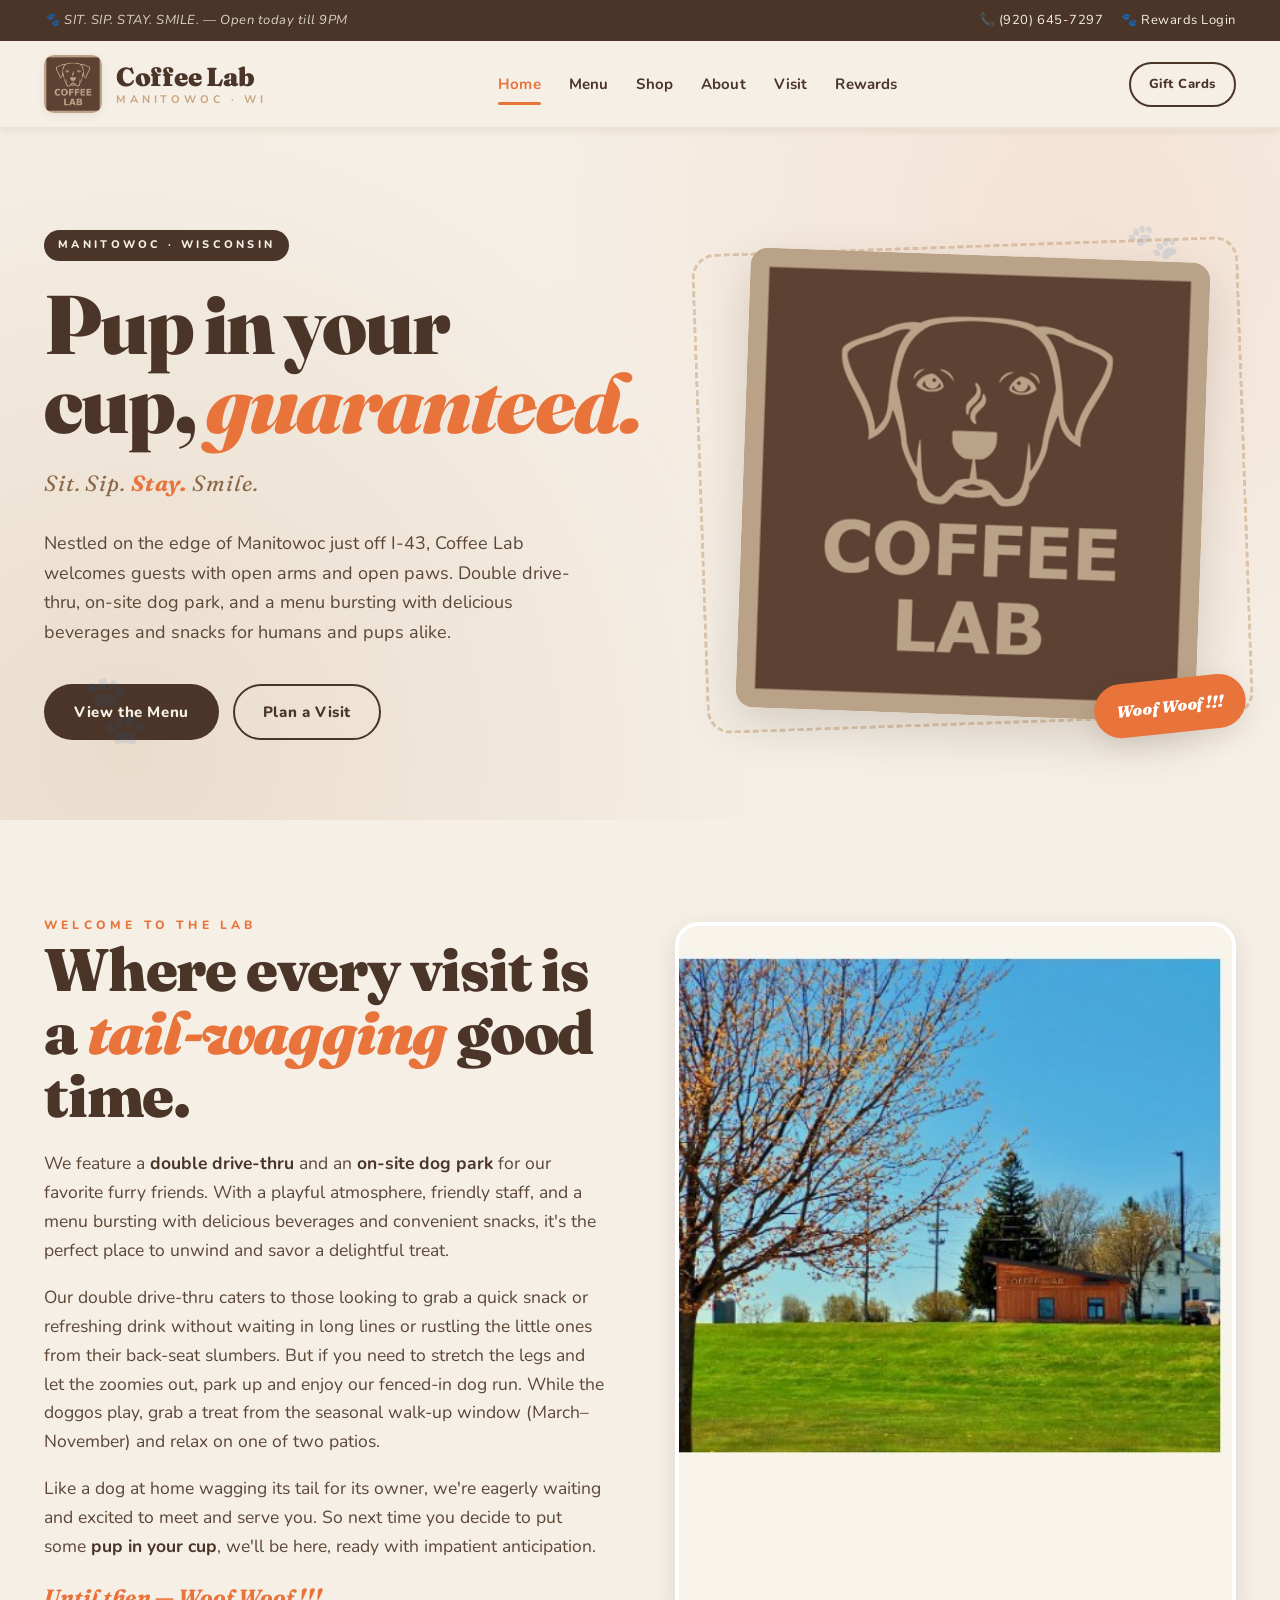
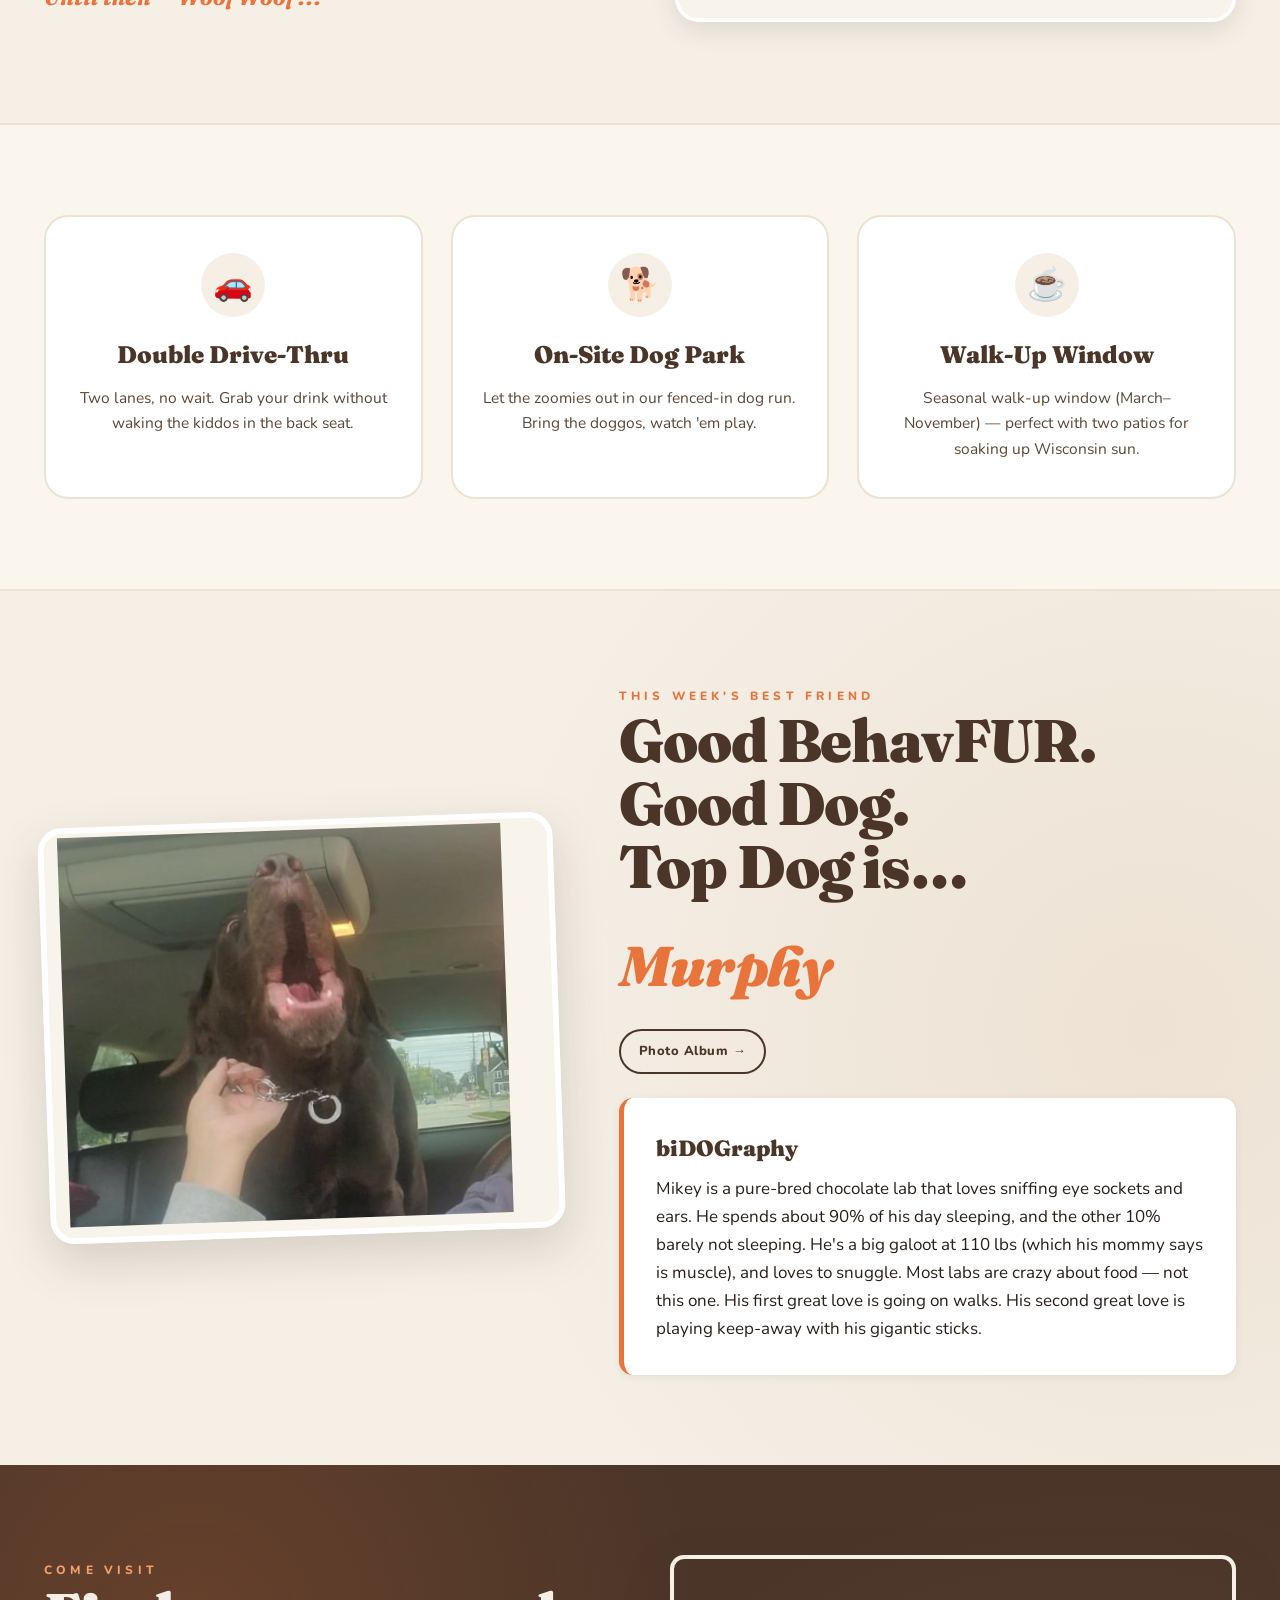
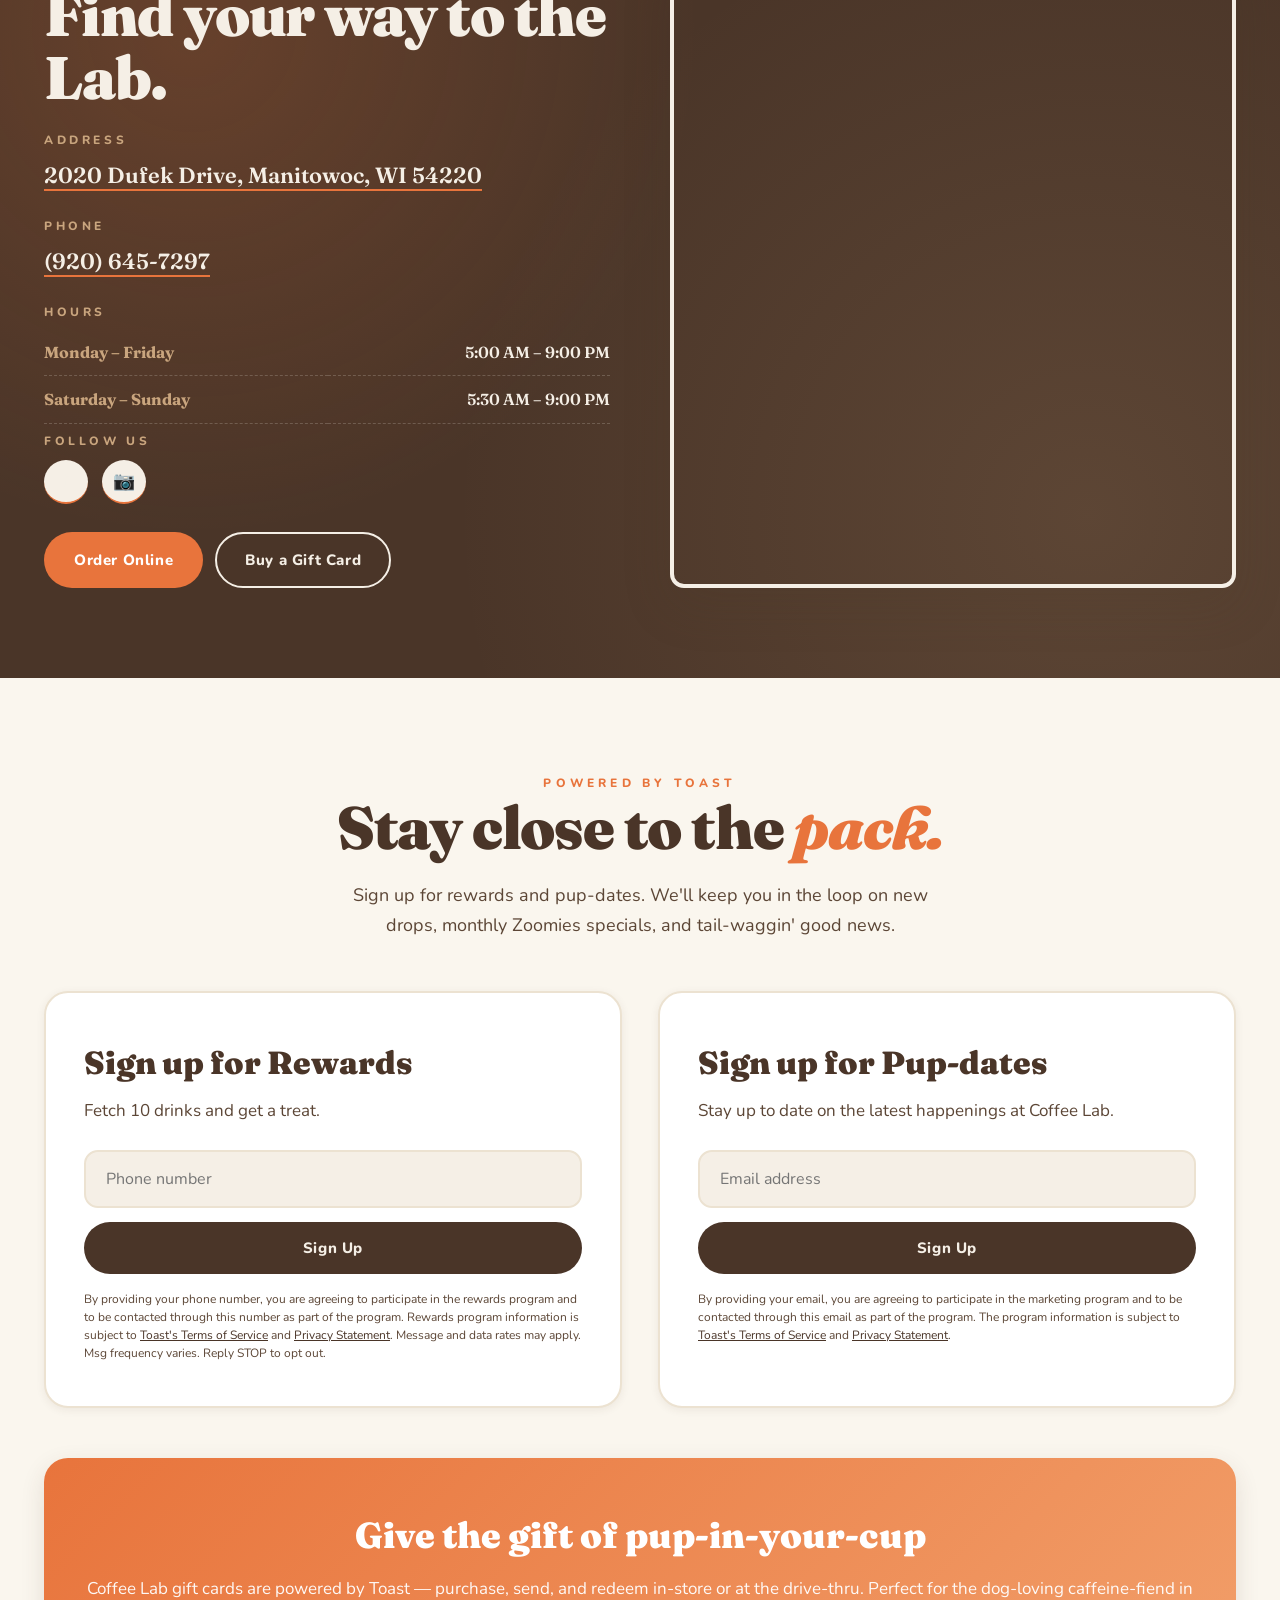
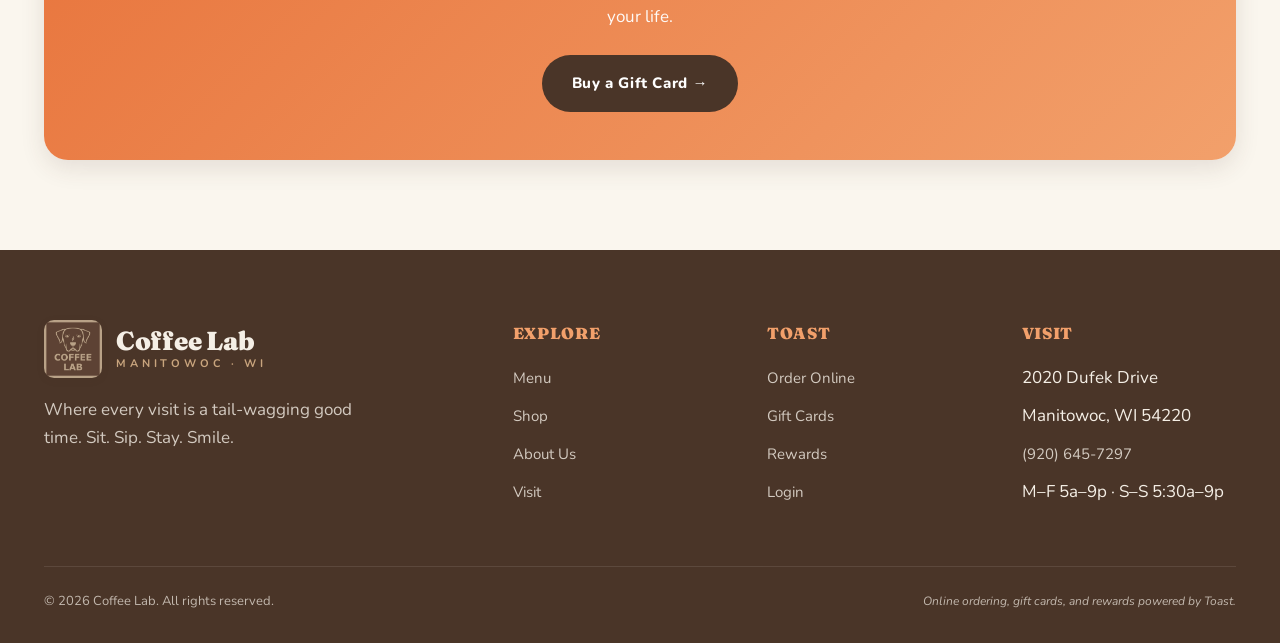
<file: index.html>
<!DOCTYPE html>
<html lang="en">
<head>
  <meta charset="UTF-8">
  <meta name="viewport" content="width=device-width, initial-scale=1.0">
  <title>Coffee Lab — Manitowoc, WI | Sit. Sip. Stay. Smile.</title>
  <meta name="description" content="Coffee Lab in Manitowoc, WI — a dog-friendly coffee shop with a double drive-thru, on-site dog park, and a menu bursting with delicious beverages. Sit. Sip. Stay. Smile.">
  <link rel="icon" type="image/png" href="assets/images/logo-small.png">
  <link rel="preconnect" href="https://fonts.googleapis.com">
  <link rel="preconnect" href="https://fonts.gstatic.com" crossorigin>
  <link href="https://fonts.googleapis.com/css2?family=Fraunces:ital,opsz,wght@0,9..144,400;0,9..144,700;0,9..144,900;1,9..144,400;1,9..144,900&family=Nunito:wght@400;600;700;800&family=Bowlby+One+SC&display=swap" rel="stylesheet">
  <link rel="stylesheet" href="assets/css/style.css">
</head>
<body>

<!-- Top bar -->
<div class="topbar">
  <div class="container">
    <div class="topbar-tagline">🐾 SIT. SIP. STAY. SMILE. — Open today till 9PM</div>
    <div class="topbar-actions">
      <a href="tel:9206457297">📞 (920) 645-7297</a>
      <a href="#" data-toast-login>🐾 Rewards Login</a>
    </div>
  </div>
</div>

<!-- Header / Nav -->
<header class="site-header">
  <div class="container nav-wrap">
    <a href="index.html" class="brand">
      <img src="assets/images/logo-small.png" alt="Coffee Lab logo" class="brand-logo">
      <div class="brand-text">
        Coffee Lab
        <small>Manitowoc · WI</small>
      </div>
    </a>

    <nav class="primary" aria-label="Primary">
      <a href="index.html" class="active">Home</a>
      <a href="menu.html">Menu</a>
      <a href="shop.html">Shop</a>
      <a href="about.html">About</a>
      <a href="visit.html">Visit</a>
      <a href="rewards.html">Rewards</a>
    </nav>

    <div class="nav-actions">
      <a href="https://www.toasttab.com/coffee-lab-2020-dufek-drive/giftcards" target="_blank" rel="noopener" class="btn btn-secondary btn-sm">Gift Cards</a>
      <button class="nav-toggle" aria-expanded="false" aria-controls="nav-primary">Menu ▾</button>
    </div>
  </div>
</header>

<!-- Hero -->
<section class="hero">
  <div class="container hero-grid">
    <div class="hero-text reveal">
      <span class="hero-eyebrow">Manitowoc · Wisconsin</span>
      <h1>Pup in your<br>cup, <em>guaranteed.</em></h1>
      <p class="hero-tagline">Sit. Sip. <span>Stay.</span> Smile.</p>
      <p class="lead">Nestled on the edge of Manitowoc just off I-43, Coffee Lab welcomes guests with open arms and open paws. Double drive-thru, on-site dog park, and a menu bursting with delicious beverages and snacks for humans and pups alike.</p>
      <div class="hero-cta">
        <a href="menu.html" class="btn btn-primary">View the Menu</a>
        <a href="visit.html" class="btn btn-secondary">Plan a Visit</a>
      </div>
    </div>
    <div class="hero-logo-wrap reveal">
      <img src="assets/images/logo-small.png" alt="Coffee Lab logo — brown square with a friendly Labrador" class="hero-logo">
      <div class="hero-badge">Woof Woof !!!</div>
    </div>
  </div>
</section>

<!-- Welcome -->
<section class="welcome reveal">
  <div class="container welcome-grid">
    <div class="welcome-text">
      <span class="section-eyebrow">Welcome to the Lab</span>
      <h2 class="section-title">Where every visit is a <em>tail-wagging</em> good time.</h2>
      <p>We feature a <strong>double drive-thru</strong> and an <strong>on-site dog park</strong> for our favorite furry friends. With a playful atmosphere, friendly staff, and a menu bursting with delicious beverages and convenient snacks, it's the perfect place to unwind and savor a delightful treat.</p>
      <p>Our double drive-thru caters to those looking to grab a quick snack or refreshing drink without waiting in long lines or rustling the little ones from their back-seat slumbers. But if you need to stretch the legs and let the zoomies out, park up and enjoy our fenced-in dog run. While the doggos play, grab a treat from the seasonal walk-up window (March–November) and relax on one of two patios.</p>
      <p>Like a dog at home wagging its tail for its owner, we're eagerly waiting and excited to meet and serve you. So next time you decide to put some <strong>pup in your cup</strong>, we'll be here, ready with impatient anticipation.</p>
      <p style="font-family: var(--font-display); font-style: italic; font-weight: 700; color: var(--orange-pop); font-size: 22px;">Until then — Woof Woof !!!</p>
    </div>
    <div class="welcome-image">
      <img src="assets/images/shop-exterior.jpg" alt="Coffee Lab building — wood-sided shop with a sunny grassy field and trees in the foreground">
    </div>
  </div>
</section>

<!-- Feature cards -->
<section class="features reveal">
  <div class="container">
    <div class="feature-grid">
      <div class="feature-card">
        <div class="feature-icon">🚗</div>
        <h3>Double Drive-Thru</h3>
        <p>Two lanes, no wait. Grab your drink without waking the kiddos in the back seat.</p>
      </div>
      <div class="feature-card">
        <div class="feature-icon">🐕</div>
        <h3>On-Site Dog Park</h3>
        <p>Let the zoomies out in our fenced-in dog run. Bring the doggos, watch 'em play.</p>
      </div>
      <div class="feature-card">
        <div class="feature-icon">☕</div>
        <h3>Walk-Up Window</h3>
        <p>Seasonal walk-up window (March–November) — perfect with two patios for soaking up Wisconsin sun.</p>
      </div>
    </div>
  </div>
</section>

<!-- This Week's Best Friend -->
<section class="best-friend reveal">
  <div class="container bf-grid">
    <div class="bf-photo">
      <img src="assets/images/featured-dog.jpg" alt="Murphy, this week's featured Coffee Lab best friend — a happy chocolate lab in the car">
    </div>
    <div class="bf-content">
      <span class="section-eyebrow">This week's best friend</span>
      <h2 class="section-title">Good BehavFUR. Good Dog.<br>Top Dog is…</h2>
      <p class="bf-name">Murphy</p>
      <a href="#" class="btn btn-secondary btn-sm">Photo Album →</a>

      <div class="bf-bio">
        <h4>biDOGraphy</h4>
        <p>Mikey is a pure-bred chocolate lab that loves sniffing eye sockets and ears. He spends about 90% of his day sleeping, and the other 10% barely not sleeping. He's a big galoot at 110 lbs (which his mommy says is muscle), and loves to snuggle. Most labs are crazy about food — not this one. His first great love is going on walks. His second great love is playing keep-away with his gigantic sticks.</p>
      </div>
    </div>
  </div>
</section>

<!-- Visit / Location -->
<section class="visit reveal" id="visit">
  <div class="container visit-grid">
    <div class="visit-info">
      <span class="section-eyebrow">Come Visit</span>
      <h2 class="section-title">Find your way to the Lab.</h2>

      <dl>
        <dt>Address</dt>
        <dd><a href="https://www.google.com/maps/search/?api=1&query=2020+Dufek+Drive+Manitowoc+WI+54220" target="_blank" rel="noopener">2020 Dufek Drive, Manitowoc, WI 54220</a></dd>

        <dt>Phone</dt>
        <dd><a href="tel:9206457297">(920) 645-7297</a></dd>

        <dt>Hours</dt>
        <dd style="margin-bottom: 8px;">
          <table class="hours-table">
            <tr><td>Monday – Friday</td><td>5:00 AM – 9:00 PM</td></tr>
            <tr><td>Saturday – Sunday</td><td>5:30 AM – 9:00 PM</td></tr>
          </table>
        </dd>

        <dt>Follow Us</dt>
        <dd>
          <div class="social-links">
            <a href="https://facebook.com" target="_blank" rel="noopener" aria-label="Facebook">f</a>
            <a href="https://instagram.com" target="_blank" rel="noopener" aria-label="Instagram">📷</a>
          </div>
        </dd>
      </dl>

      <div style="display: flex; gap: 12px; margin-top: 28px; flex-wrap: wrap;">
        <a href="https://www.toasttab.com/coffee-lab-2020-dufek-drive" target="_blank" rel="noopener" class="btn btn-accent">Order Online</a>
        <a href="https://www.toasttab.com/coffee-lab-2020-dufek-drive/giftcards" target="_blank" rel="noopener" class="btn btn-secondary" style="border-color: var(--cream-bg); color: var(--cream-bg);">Buy a Gift Card</a>
      </div>
    </div>

    <div class="map-embed">
      <iframe
        src="https://www.google.com/maps?q=2020+Dufek+Drive,+Manitowoc,+WI+54220&output=embed"
        title="Map to Coffee Lab — 2020 Dufek Drive, Manitowoc, WI"
        loading="lazy"
        referrerpolicy="no-referrer-when-downgrade"
        allowfullscreen></iframe>
    </div>
  </div>
</section>

<!-- Toast: Rewards + Pup-dates -->
<section class="toast-row reveal">
  <div class="container">
    <div style="text-align:center; margin-bottom: 50px;">
      <span class="section-eyebrow">Powered by Toast</span>
      <h2 class="section-title">Stay close to the <em>pack.</em></h2>
      <p class="section-lead" style="margin: 0 auto;">Sign up for rewards and pup-dates. We'll keep you in the loop on new drops, monthly Zoomies specials, and tail-waggin' good news.</p>
    </div>

    <div class="toast-grid">

      <!-- Rewards (phone) -->
      <div class="toast-card">
        <h3>Sign up for Rewards</h3>
        <p class="sub">Fetch 10 drinks and get a treat.</p>
        <!--
          PRODUCTION NOTE: Replace this form with Toast's rewards embed snippet.
          Toast provides a JS-based widget at the merchant level — typically pasted as a single-line script.
          Form fields below mirror the existing Toast rewards embed (phone-only signup).
        -->
        <form class="toast-form" data-toast="rewards">
          <input type="tel" name="phone" placeholder="Phone number" required autocomplete="tel" inputmode="tel" pattern="[0-9\-\(\) +]{10,}">
          <button type="submit" class="btn btn-primary">Sign Up</button>
        </form>
        <p class="toast-fineprint">By providing your phone number, you are agreeing to participate in the rewards program and to be contacted through this number as part of the program. Rewards program information is subject to <a href="https://pos.toasttab.com/terms-of-service" target="_blank" rel="noopener">Toast's Terms of Service</a> and <a href="https://pos.toasttab.com/privacy" target="_blank" rel="noopener">Privacy Statement</a>. Message and data rates may apply. Msg frequency varies. Reply STOP to opt out.</p>
      </div>

      <!-- Pup-dates (email) -->
      <div class="toast-card">
        <h3>Sign up for Pup-dates</h3>
        <p class="sub">Stay up to date on the latest happenings at Coffee Lab.</p>
        <!-- PRODUCTION NOTE: Replace with Toast email-capture embed. -->
        <form class="toast-form" data-toast="email">
          <input type="email" name="email" placeholder="Email address" required autocomplete="email">
          <button type="submit" class="btn btn-primary">Sign Up</button>
        </form>
        <p class="toast-fineprint">By providing your email, you are agreeing to participate in the marketing program and to be contacted through this email as part of the program. The program information is subject to <a href="https://pos.toasttab.com/terms-of-service" target="_blank" rel="noopener">Toast's Terms of Service</a> and <a href="https://pos.toasttab.com/privacy" target="_blank" rel="noopener">Privacy Statement</a>.</p>
      </div>

    </div>

    <!-- Gift card CTA -->
    <div class="gift-cta" style="margin-top: 50px;">
      <h3>Give the gift of pup-in-your-cup</h3>
      <p>Coffee Lab gift cards are powered by Toast — purchase, send, and redeem in-store or at the drive-thru. Perfect for the dog-loving caffeine-fiend in your life.</p>
      <a href="https://www.toasttab.com/coffee-lab-2020-dufek-drive/giftcards" target="_blank" rel="noopener" class="btn">Buy a Gift Card →</a>
    </div>
  </div>
</section>

<!-- Footer -->
<footer class="site-footer">
  <div class="container">
    <div class="footer-grid">
      <div class="footer-brand">
        <a href="index.html" class="brand">
          <img src="assets/images/logo-small.png" alt="Coffee Lab logo" class="brand-logo">
          <div class="brand-text">
            Coffee Lab
            <small>Manitowoc · WI</small>
          </div>
        </a>
        <p>Where every visit is a tail-wagging good time. Sit. Sip. Stay. Smile.</p>
      </div>
      <div class="footer-col">
        <h5>Explore</h5>
        <ul>
          <li><a href="menu.html">Menu</a></li>
          <li><a href="shop.html">Shop</a></li>
          <li><a href="about.html">About Us</a></li>
          <li><a href="visit.html">Visit</a></li>
        </ul>
      </div>
      <div class="footer-col">
        <h5>Toast</h5>
        <ul>
          <li><a href="https://www.toasttab.com/coffee-lab-2020-dufek-drive" target="_blank" rel="noopener">Order Online</a></li>
          <li><a href="https://www.toasttab.com/coffee-lab-2020-dufek-drive/giftcards" target="_blank" rel="noopener">Gift Cards</a></li>
          <li><a href="rewards.html">Rewards</a></li>
          <li><a href="#" data-toast-login>Login</a></li>
        </ul>
      </div>
      <div class="footer-col">
        <h5>Visit</h5>
        <ul>
          <li>2020 Dufek Drive</li>
          <li>Manitowoc, WI 54220</li>
          <li><a href="tel:9206457297">(920) 645-7297</a></li>
          <li>M–F 5a–9p · S–S 5:30a–9p</li>
        </ul>
      </div>
    </div>
    <div class="footer-bottom">
      <div>© <span id="year"></span> Coffee Lab. All rights reserved.</div>
      <div class="toast-credit">Online ordering, gift cards, and rewards powered by Toast.</div>
    </div>
  </div>
</footer>

<script>document.getElementById('year').textContent = new Date().getFullYear();</script>
<script src="assets/js/main.js"></script>
</body>
</html>
</file>
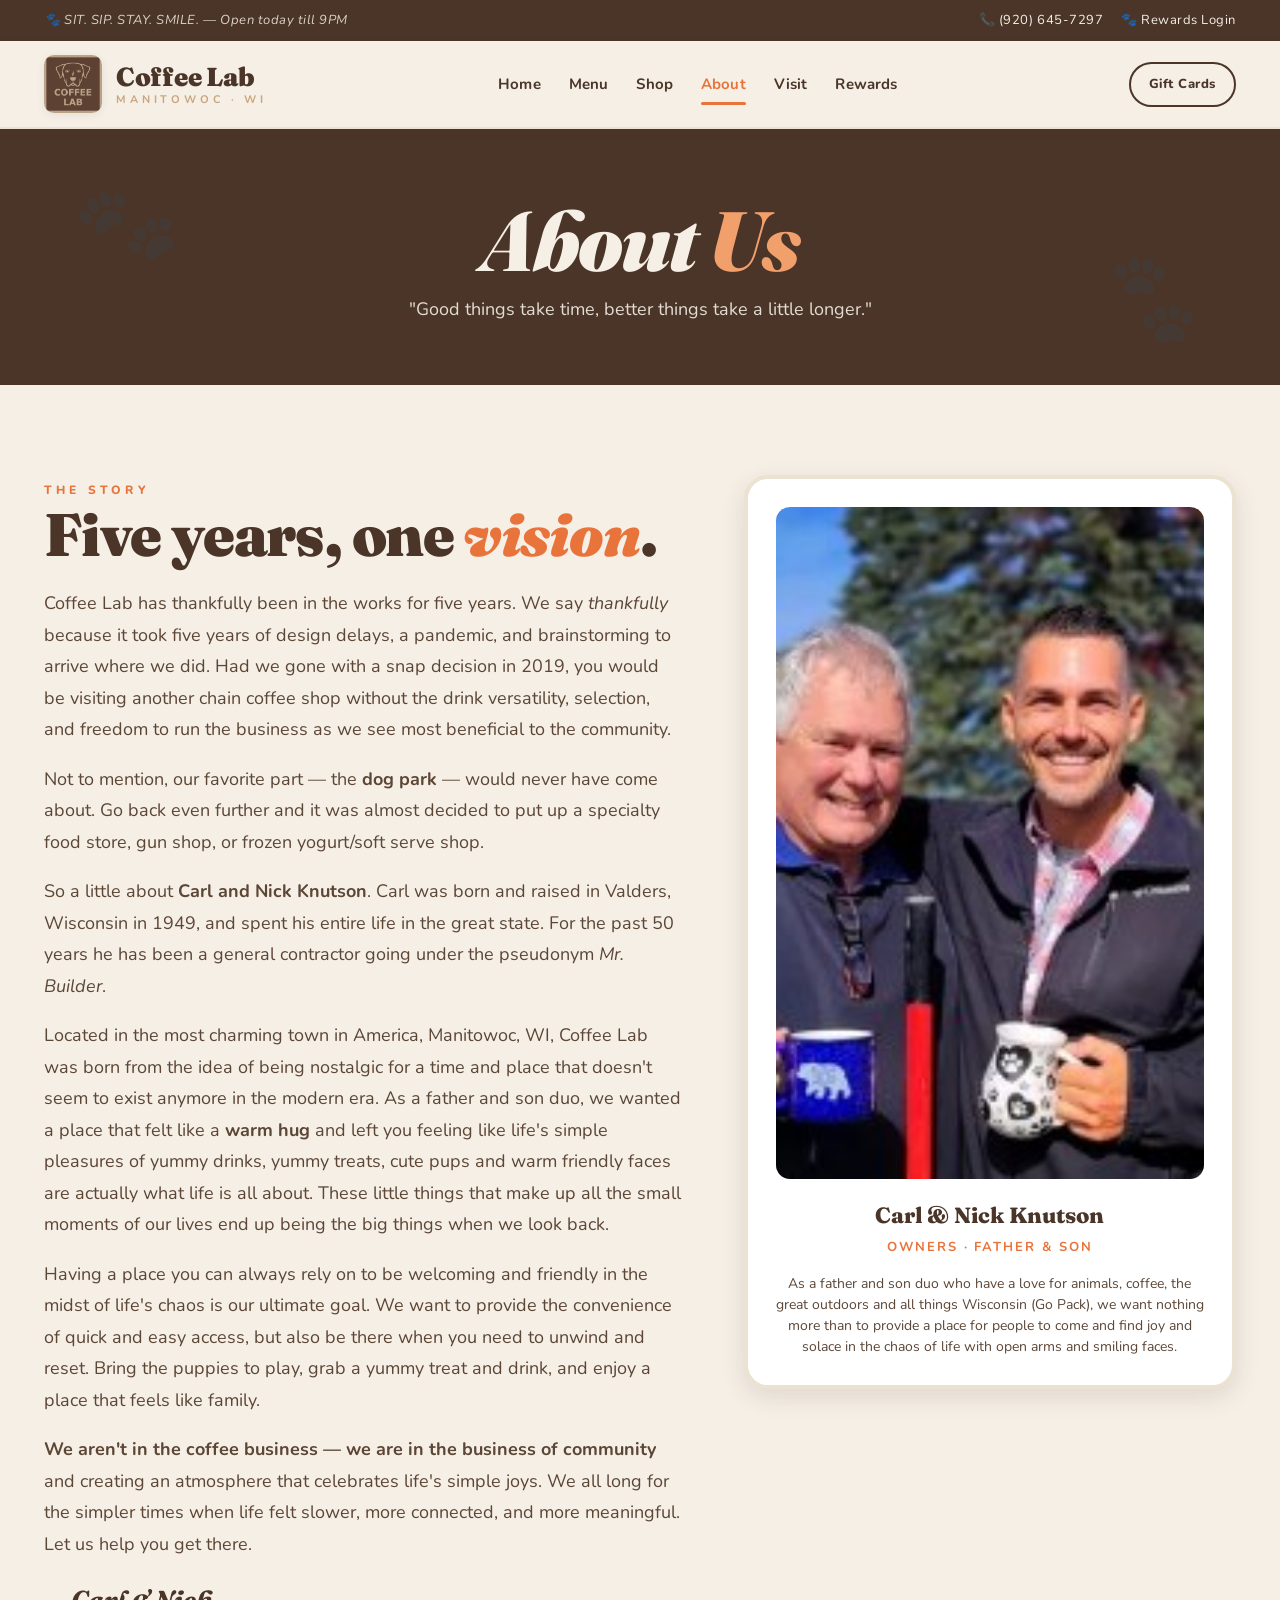
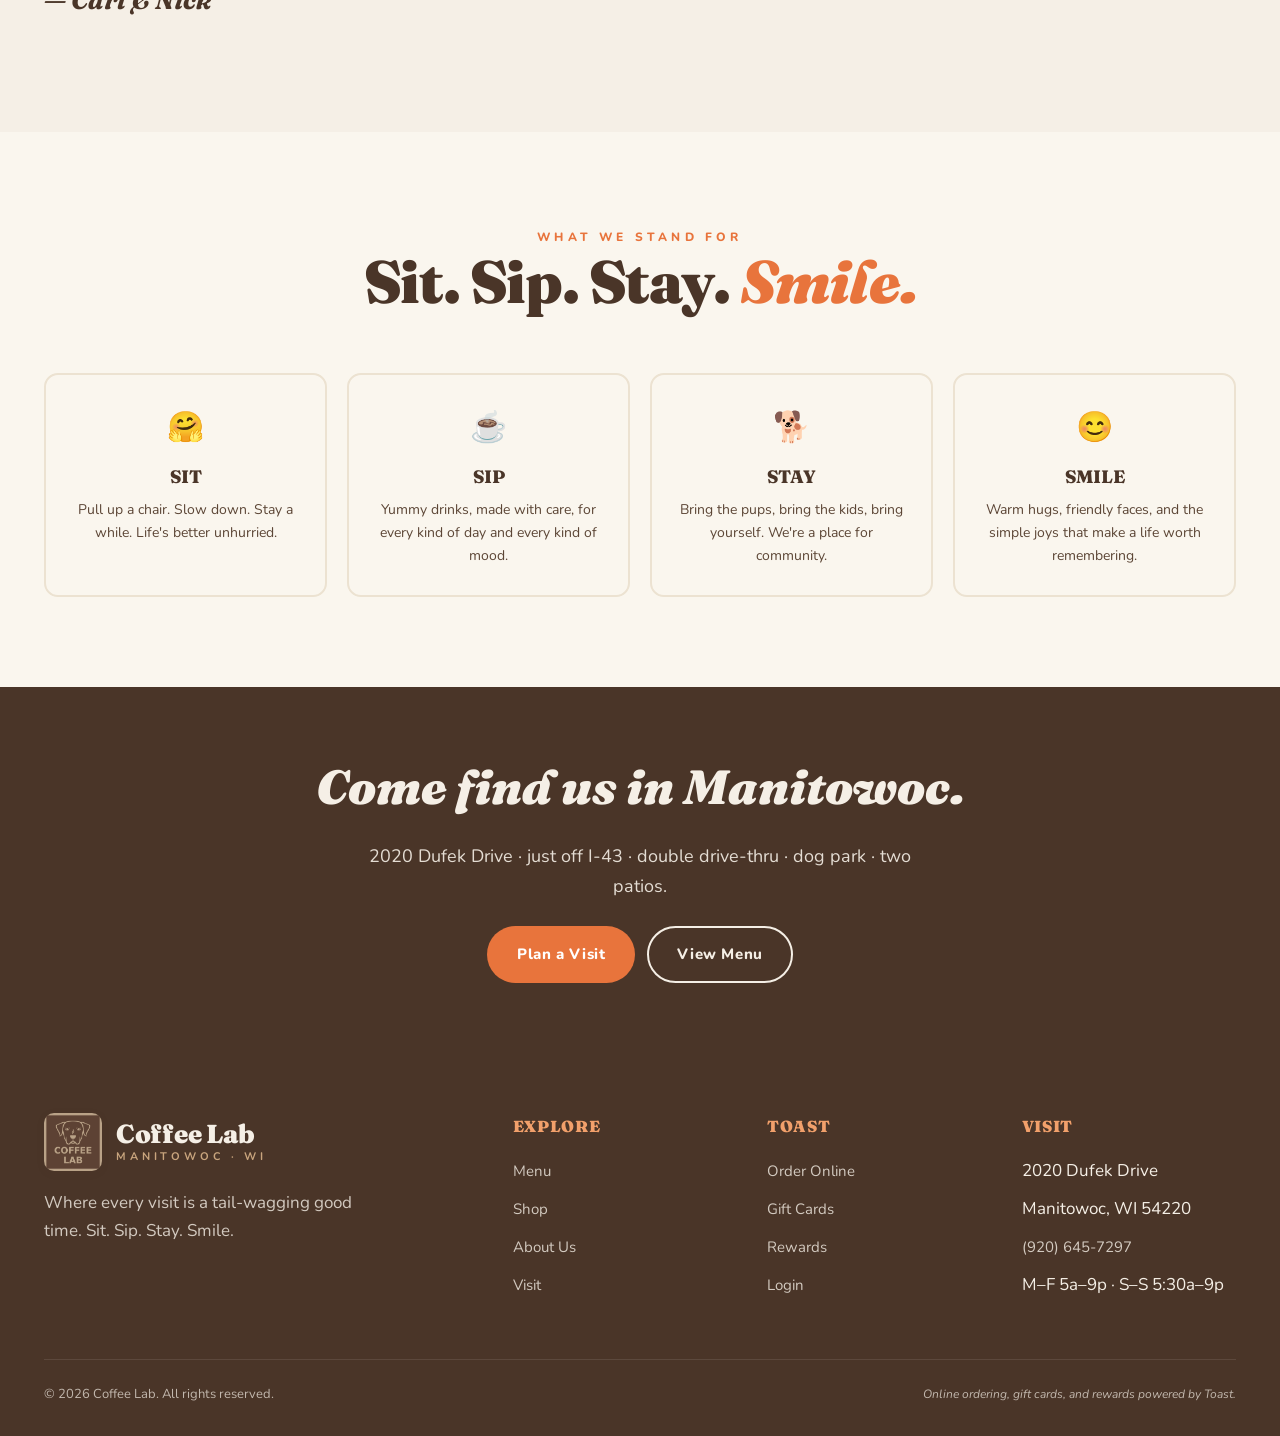
<file: about.html>
<!DOCTYPE html>
<html lang="en">
<head>
  <meta charset="UTF-8">
  <meta name="viewport" content="width=device-width, initial-scale=1.0">
  <title>About Us — Coffee Lab Manitowoc</title>
  <meta name="description" content="Meet Carl and Nick Knutson, the father-son duo behind Coffee Lab in Manitowoc, WI. Five years in the making — a place that feels like a warm hug.">
  <link rel="icon" type="image/png" href="assets/images/logo-small.png">
  <link rel="preconnect" href="https://fonts.googleapis.com">
  <link rel="preconnect" href="https://fonts.gstatic.com" crossorigin>
  <link href="https://fonts.googleapis.com/css2?family=Fraunces:ital,opsz,wght@0,9..144,400;0,9..144,700;0,9..144,900;1,9..144,400;1,9..144,900&family=Nunito:wght@400;600;700;800&family=Bowlby+One+SC&display=swap" rel="stylesheet">
  <link rel="stylesheet" href="assets/css/style.css">
</head>
<body>

<div class="topbar">
  <div class="container">
    <div class="topbar-tagline">🐾 SIT. SIP. STAY. SMILE. — Open today till 9PM</div>
    <div class="topbar-actions">
      <a href="tel:9206457297">📞 (920) 645-7297</a>
      <a href="#" data-toast-login>🐾 Rewards Login</a>
    </div>
  </div>
</div>

<header class="site-header">
  <div class="container nav-wrap">
    <a href="index.html" class="brand">
      <img src="assets/images/logo-small.png" alt="Coffee Lab logo" class="brand-logo">
      <div class="brand-text">Coffee Lab<small>Manitowoc · WI</small></div>
    </a>
    <nav class="primary" aria-label="Primary">
      <a href="index.html">Home</a>
      <a href="menu.html">Menu</a>
      <a href="shop.html">Shop</a>
      <a href="about.html" class="active">About</a>
      <a href="visit.html">Visit</a>
      <a href="rewards.html">Rewards</a>
    </nav>
    <div class="nav-actions">
      <a href="https://www.toasttab.com/coffee-lab-2020-dufek-drive/giftcards" target="_blank" rel="noopener" class="btn btn-secondary btn-sm">Gift Cards</a>
      <button class="nav-toggle" aria-expanded="false">Menu ▾</button>
    </div>
  </div>
</header>

<section class="page-hero">
  <div class="container">
    <h1>About <span class="accent">Us</span></h1>
    <p>"Good things take time, better things take a little longer."</p>
  </div>
</section>

<section class="reveal">
  <div class="container about-grid">
    <div class="about-narrative">
      <span class="section-eyebrow">The Story</span>
      <h2 class="section-title">Five years, one <em>vision</em>.</h2>

      <p>Coffee Lab has thankfully been in the works for five years. We say <em>thankfully</em> because it took five years of design delays, a pandemic, and brainstorming to arrive where we did. Had we gone with a snap decision in 2019, you would be visiting another chain coffee shop without the drink versatility, selection, and freedom to run the business as we see most beneficial to the community.</p>

      <p>Not to mention, our favorite part — the <strong>dog park</strong> — would never have come about. Go back even further and it was almost decided to put up a specialty food store, gun shop, or frozen yogurt/soft serve shop.</p>

      <p>So a little about <strong>Carl and Nick Knutson</strong>. Carl was born and raised in Valders, Wisconsin in 1949, and spent his entire life in the great state. For the past 50 years he has been a general contractor going under the pseudonym <em>Mr. Builder</em>.</p>

      <p>Located in the most charming town in America, Manitowoc, WI, Coffee Lab was born from the idea of being nostalgic for a time and place that doesn't seem to exist anymore in the modern era. As a father and son duo, we wanted a place that felt like a <strong>warm hug</strong> and left you feeling like life's simple pleasures of yummy drinks, yummy treats, cute pups and warm friendly faces are actually what life is all about. These little things that make up all the small moments of our lives end up being the big things when we look back.</p>

      <p>Having a place you can always rely on to be welcoming and friendly in the midst of life's chaos is our ultimate goal. We want to provide the convenience of quick and easy access, but also be there when you need to unwind and reset. Bring the puppies to play, grab a yummy treat and drink, and enjoy a place that feels like family.</p>

      <p><strong>We aren't in the coffee business — we are in the business of community</strong> and creating an atmosphere that celebrates life's simple joys. We all long for the simpler times when life felt slower, more connected, and more meaningful. Let us help you get there.</p>

      <p class="signature">— Carl &amp; Nick</p>
    </div>

    <div class="owners-card">
      <img src="assets/images/owners.jpg" alt="Carl and Nick Knutson, the father-son owners of Coffee Lab, smiling together with Coffee Lab mugs">
      <h4>Carl &amp; Nick Knutson</h4>
      <div class="role">Owners · Father &amp; Son</div>
      <p style="font-size:14px; color:var(--ink-soft); margin-top:14px; line-height: 1.5;">As a father and son duo who have a love for animals, coffee, the great outdoors and all things Wisconsin (Go Pack), we want nothing more than to provide a place for people to come and find joy and solace in the chaos of life with open arms and smiling faces.</p>
    </div>
  </div>
</section>

<!-- Values -->
<section class="reveal" style="background: var(--cream-card);">
  <div class="container">
    <div style="text-align:center; margin-bottom: 36px;">
      <span class="section-eyebrow">What we stand for</span>
      <h2 class="section-title">Sit. Sip. Stay. <em>Smile.</em></h2>
    </div>

    <div class="values-grid">
      <div class="value-tile">
        <div class="v-icon">🤗</div>
        <h4>SIT</h4>
        <p>Pull up a chair. Slow down. Stay a while. Life's better unhurried.</p>
      </div>
      <div class="value-tile">
        <div class="v-icon">☕</div>
        <h4>SIP</h4>
        <p>Yummy drinks, made with care, for every kind of day and every kind of mood.</p>
      </div>
      <div class="value-tile">
        <div class="v-icon">🐕</div>
        <h4>STAY</h4>
        <p>Bring the pups, bring the kids, bring yourself. We're a place for community.</p>
      </div>
      <div class="value-tile">
        <div class="v-icon">😊</div>
        <h4>SMILE</h4>
        <p>Warm hugs, friendly faces, and the simple joys that make a life worth remembering.</p>
      </div>
    </div>
  </div>
</section>

<!-- Shop exterior CTA -->
<section class="reveal" style="background: var(--brown-deep); color: var(--cream-bg); padding: 60px 0;">
  <div class="container" style="text-align:center;">
    <h2 style="font-family: var(--font-display); font-style: italic; font-weight: 900; font-size: clamp(32px,5vw,48px); margin-bottom: 16px;">Come find us in Manitowoc.</h2>
    <p style="font-size: 18px; opacity: .9; max-width: 580px; margin: 0 auto 24px;">2020 Dufek Drive · just off I-43 · double drive-thru · dog park · two patios.</p>
    <div style="display: flex; gap: 12px; justify-content: center; flex-wrap: wrap;">
      <a href="visit.html" class="btn btn-accent">Plan a Visit</a>
      <a href="menu.html" class="btn btn-secondary" style="border-color: var(--cream-bg); color: var(--cream-bg);">View Menu</a>
    </div>
  </div>
</section>

<footer class="site-footer">
  <div class="container">
    <div class="footer-grid">
      <div class="footer-brand">
        <a href="index.html" class="brand">
          <img src="assets/images/logo-small.png" alt="Coffee Lab logo" class="brand-logo">
          <div class="brand-text">Coffee Lab<small>Manitowoc · WI</small></div>
        </a>
        <p>Where every visit is a tail-wagging good time. Sit. Sip. Stay. Smile.</p>
      </div>
      <div class="footer-col"><h5>Explore</h5><ul>
        <li><a href="menu.html">Menu</a></li><li><a href="shop.html">Shop</a></li>
        <li><a href="about.html">About Us</a></li><li><a href="visit.html">Visit</a></li>
      </ul></div>
      <div class="footer-col"><h5>Toast</h5><ul>
        <li><a href="https://www.toasttab.com/coffee-lab-2020-dufek-drive" target="_blank" rel="noopener">Order Online</a></li>
        <li><a href="https://www.toasttab.com/coffee-lab-2020-dufek-drive/giftcards" target="_blank" rel="noopener">Gift Cards</a></li>
        <li><a href="rewards.html">Rewards</a></li>
        <li><a href="#" data-toast-login>Login</a></li>
      </ul></div>
      <div class="footer-col"><h5>Visit</h5><ul>
        <li>2020 Dufek Drive</li><li>Manitowoc, WI 54220</li>
        <li><a href="tel:9206457297">(920) 645-7297</a></li>
        <li>M–F 5a–9p · S–S 5:30a–9p</li>
      </ul></div>
    </div>
    <div class="footer-bottom">
      <div>© <span id="year"></span> Coffee Lab. All rights reserved.</div>
      <div class="toast-credit">Online ordering, gift cards, and rewards powered by Toast.</div>
    </div>
  </div>
</footer>

<script>document.getElementById('year').textContent = new Date().getFullYear();</script>
<script src="assets/js/main.js"></script>
</body>
</html>
</file>
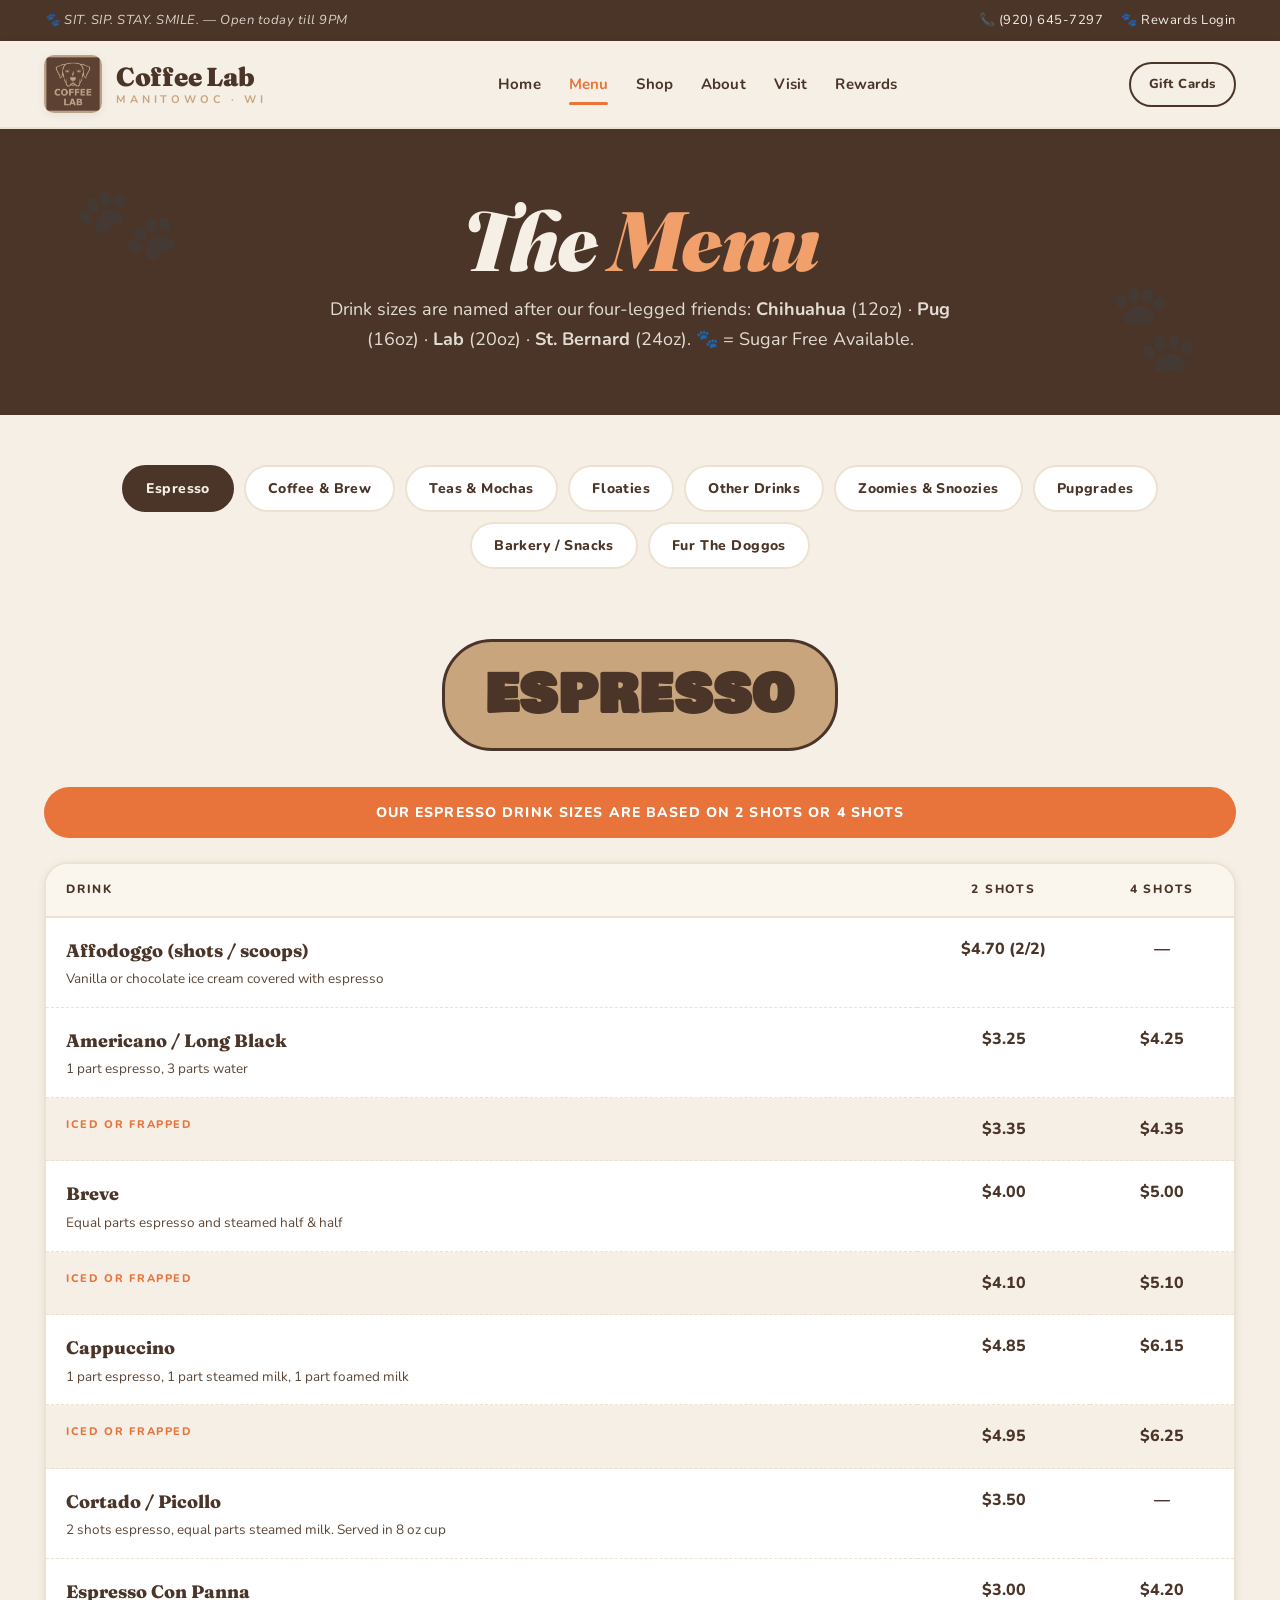
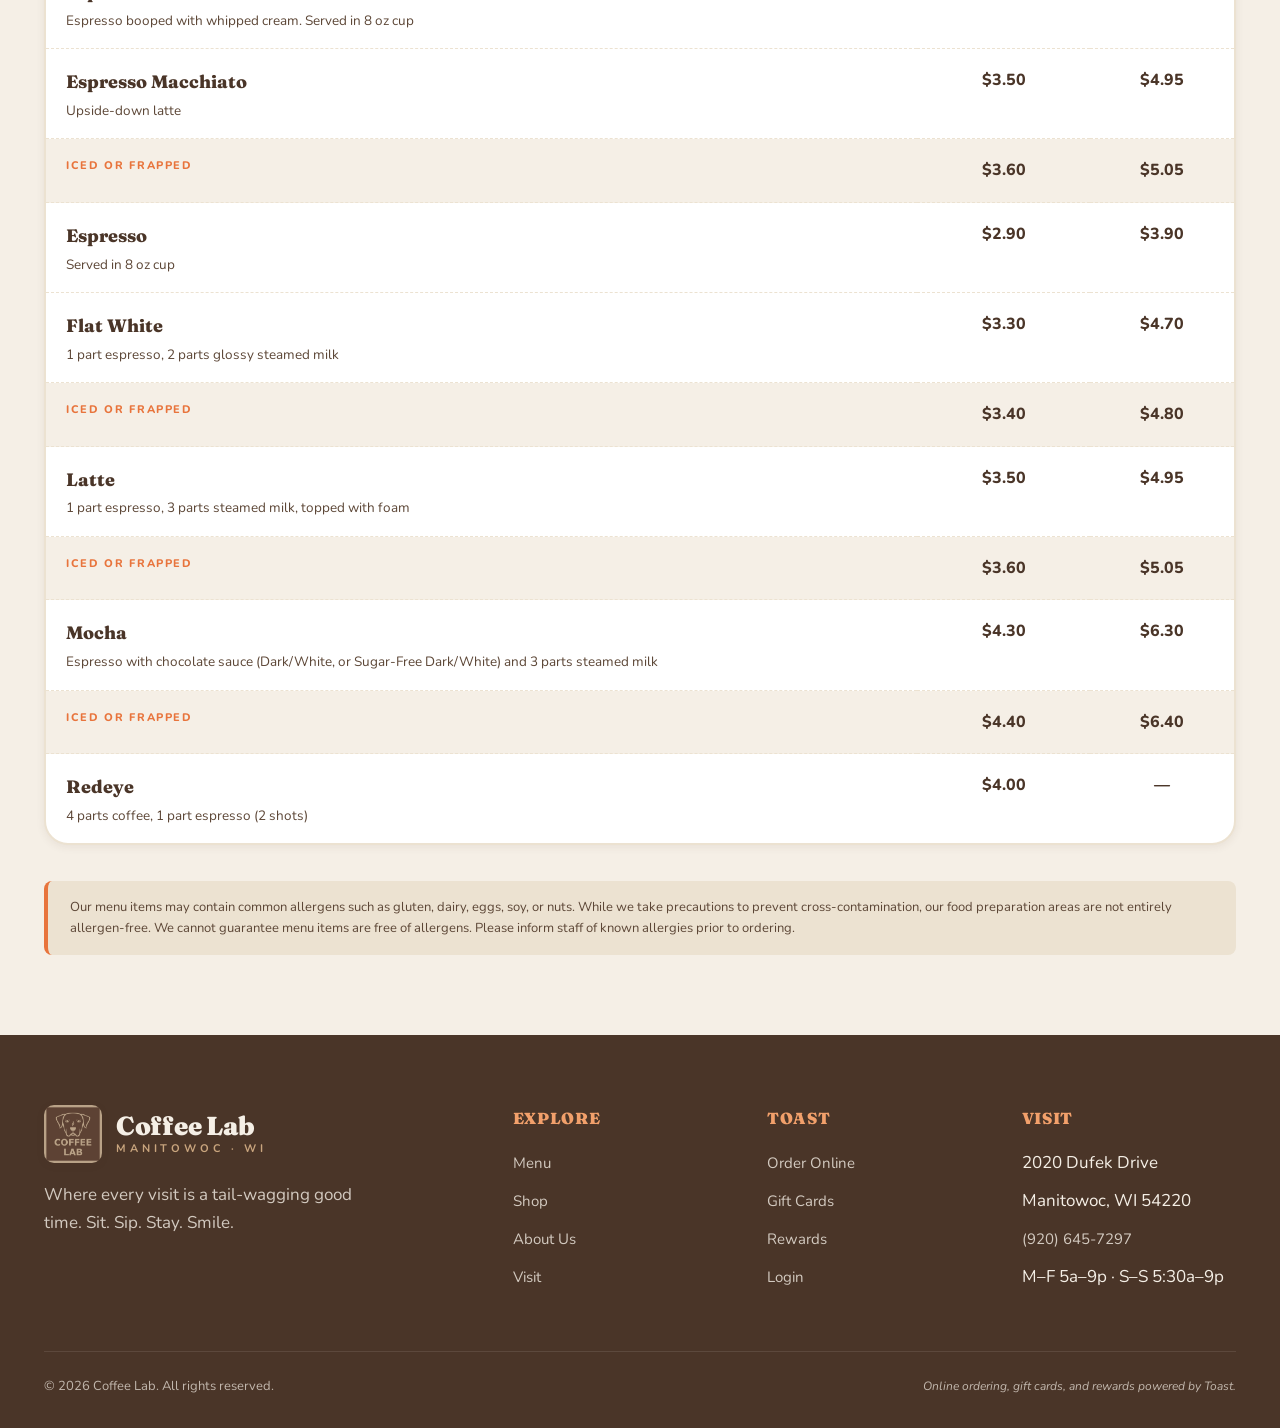
<file: menu.html>
<!DOCTYPE html>
<html lang="en">
<head>
  <meta charset="UTF-8">
  <meta name="viewport" content="width=device-width, initial-scale=1.0">
  <title>Menu — Coffee Lab Manitowoc</title>
  <meta name="description" content="The full Coffee Lab menu — Espresso, Coffee, Teas, Floaties, Zoomies energy drinks, Snoozies, Pupgrades, Barkery snacks, and treats Fur The Doggos.">
  <link rel="icon" type="image/png" href="assets/images/logo-small.png">
  <link rel="preconnect" href="https://fonts.googleapis.com">
  <link rel="preconnect" href="https://fonts.gstatic.com" crossorigin>
  <link href="https://fonts.googleapis.com/css2?family=Fraunces:ital,opsz,wght@0,9..144,400;0,9..144,700;0,9..144,900;1,9..144,400;1,9..144,900&family=Nunito:wght@400;600;700;800&family=Bowlby+One+SC&display=swap" rel="stylesheet">
  <link rel="stylesheet" href="assets/css/style.css">
</head>
<body>

<div class="topbar">
  <div class="container">
    <div class="topbar-tagline">🐾 SIT. SIP. STAY. SMILE. — Open today till 9PM</div>
    <div class="topbar-actions">
      <a href="tel:9206457297">📞 (920) 645-7297</a>
      <a href="#" data-toast-login>🐾 Rewards Login</a>
    </div>
  </div>
</div>

<header class="site-header">
  <div class="container nav-wrap">
    <a href="index.html" class="brand">
      <img src="assets/images/logo-small.png" alt="Coffee Lab logo" class="brand-logo">
      <div class="brand-text">Coffee Lab<small>Manitowoc · WI</small></div>
    </a>
    <nav class="primary" aria-label="Primary">
      <a href="index.html">Home</a>
      <a href="menu.html" class="active">Menu</a>
      <a href="shop.html">Shop</a>
      <a href="about.html">About</a>
      <a href="visit.html">Visit</a>
      <a href="rewards.html">Rewards</a>
    </nav>
    <div class="nav-actions">
      <a href="https://www.toasttab.com/coffee-lab-2020-dufek-drive/giftcards" target="_blank" rel="noopener" class="btn btn-secondary btn-sm">Gift Cards</a>
      <button class="nav-toggle" aria-expanded="false">Menu ▾</button>
    </div>
  </div>
</header>

<section class="page-hero">
  <div class="container">
    <h1>The <span class="accent">Menu</span></h1>
    <p>Drink sizes are named after our four-legged friends: <strong>Chihuahua</strong> (12oz) · <strong>Pug</strong> (16oz) · <strong>Lab</strong> (20oz) · <strong>St. Bernard</strong> (24oz). 🐾 = Sugar Free Available.</p>
  </div>
</section>

<section style="padding: 30px 0 0;">
  <div class="container">
    <div class="menu-tabs">
      <button class="menu-tab active" data-target="espresso">Espresso</button>
      <button class="menu-tab" data-target="coffee">Coffee &amp; Brew</button>
      <button class="menu-tab" data-target="teas">Teas &amp; Mochas</button>
      <button class="menu-tab" data-target="floaties">Floaties</button>
      <button class="menu-tab" data-target="other">Other Drinks</button>
      <button class="menu-tab" data-target="zoomies">Zoomies &amp; Snoozies</button>
      <button class="menu-tab" data-target="pupgrades">Pupgrades</button>
      <button class="menu-tab" data-target="barkery">Barkery / Snacks</button>
      <button class="menu-tab" data-target="doggos">Fur The Doggos</button>
    </div>
  </div>
</section>

<section style="padding: 20px 0 80px;">
  <div class="container">

    <!-- ============== ESPRESSO ============== -->
    <div class="menu-section active" id="espresso">
      <div class="menu-section-header"><h2>ESPRESSO</h2></div>
      <div class="menu-callout">Our espresso drink sizes are based on 2 shots or 4 shots</div>

      <table class="menu-table">
        <thead>
          <tr><th>Drink</th><th>2 Shots</th><th>4 Shots</th></tr>
        </thead>
        <tbody>
          <tr>
            <td><span class="item-name">Affodoggo (shots / scoops)</span><span class="item-desc">Vanilla or chocolate ice cream covered with espresso</span></td>
            <td class="price">$4.70 (2/2)</td><td class="price">—</td>
          </tr>
          <tr>
            <td><span class="item-name">Americano / Long Black</span><span class="item-desc">1 part espresso, 3 parts water</span></td>
            <td class="price">$3.25</td><td class="price">$4.25</td>
          </tr>
          <tr class="iced-row">
            <td class="iced-label">Iced or Frapped</td>
            <td class="price">$3.35</td><td class="price">$4.35</td>
          </tr>
          <tr>
            <td><span class="item-name">Breve</span><span class="item-desc">Equal parts espresso and steamed half &amp; half</span></td>
            <td class="price">$4.00</td><td class="price">$5.00</td>
          </tr>
          <tr class="iced-row"><td class="iced-label">Iced or Frapped</td><td class="price">$4.10</td><td class="price">$5.10</td></tr>
          <tr>
            <td><span class="item-name">Cappuccino</span><span class="item-desc">1 part espresso, 1 part steamed milk, 1 part foamed milk</span></td>
            <td class="price">$4.85</td><td class="price">$6.15</td>
          </tr>
          <tr class="iced-row"><td class="iced-label">Iced or Frapped</td><td class="price">$4.95</td><td class="price">$6.25</td></tr>
          <tr>
            <td><span class="item-name">Cortado / Picollo</span><span class="item-desc">2 shots espresso, equal parts steamed milk. Served in 8 oz cup</span></td>
            <td class="price">$3.50</td><td class="price">—</td>
          </tr>
          <tr>
            <td><span class="item-name">Espresso Con Panna</span><span class="item-desc">Espresso booped with whipped cream. Served in 8 oz cup</span></td>
            <td class="price">$3.00</td><td class="price">$4.20</td>
          </tr>
          <tr>
            <td><span class="item-name">Espresso Macchiato</span><span class="item-desc">Upside-down latte</span></td>
            <td class="price">$3.50</td><td class="price">$4.95</td>
          </tr>
          <tr class="iced-row"><td class="iced-label">Iced or Frapped</td><td class="price">$3.60</td><td class="price">$5.05</td></tr>
          <tr>
            <td><span class="item-name">Espresso</span><span class="item-desc">Served in 8 oz cup</span></td>
            <td class="price">$2.90</td><td class="price">$3.90</td>
          </tr>
          <tr>
            <td><span class="item-name">Flat White</span><span class="item-desc">1 part espresso, 2 parts glossy steamed milk</span></td>
            <td class="price">$3.30</td><td class="price">$4.70</td>
          </tr>
          <tr class="iced-row"><td class="iced-label">Iced or Frapped</td><td class="price">$3.40</td><td class="price">$4.80</td></tr>
          <tr>
            <td><span class="item-name">Latte</span><span class="item-desc">1 part espresso, 3 parts steamed milk, topped with foam</span></td>
            <td class="price">$3.50</td><td class="price">$4.95</td>
          </tr>
          <tr class="iced-row"><td class="iced-label">Iced or Frapped</td><td class="price">$3.60</td><td class="price">$5.05</td></tr>
          <tr>
            <td><span class="item-name">Mocha</span><span class="item-desc">Espresso with chocolate sauce (Dark/White, or Sugar-Free Dark/White) and 3 parts steamed milk</span></td>
            <td class="price">$4.30</td><td class="price">$6.30</td>
          </tr>
          <tr class="iced-row"><td class="iced-label">Iced or Frapped</td><td class="price">$4.40</td><td class="price">$6.40</td></tr>
          <tr>
            <td><span class="item-name">Redeye</span><span class="item-desc">4 parts coffee, 1 part espresso (2 shots)</span></td>
            <td class="price">$4.00</td><td class="price">—</td>
          </tr>
        </tbody>
      </table>

      <p class="allergen-note">Our menu items may contain common allergens such as gluten, dairy, eggs, soy, or nuts. While we take precautions to prevent cross-contamination, our food preparation areas are not entirely allergen-free. We cannot guarantee menu items are free of allergens. Please inform staff of known allergies prior to ordering.</p>
    </div>

    <!-- ============== COFFEE & BREW ============== -->
    <div class="menu-section" id="coffee">
      <div class="menu-section-header"><h2>COFFEE, NITRO &amp; COLD BREW</h2></div>

      <div class="size-key">
        <div>🐕‍🦺 Chihuahua<span>12 oz</span></div>
        <div>🐕 Pug<span>16 oz</span></div>
        <div>🦮 Lab<span>20 oz</span></div>
        <div>🐩 St. Bernard<span>24 oz</span></div>
      </div>

      <table class="menu-table">
        <thead>
          <tr><th>Drink</th><th>Chihuahua</th><th>Pug</th><th>Lab</th><th>St. Bernard</th></tr>
        </thead>
        <tbody>
          <tr>
            <td><span class="item-name">Drip Coffee</span><span class="item-desc">Regular or Decaf</span></td>
            <td class="price">$2.50</td><td class="price">$2.90</td><td class="price">$3.20</td><td class="price">—</td>
          </tr>
          <tr>
            <td><span class="item-name">Pug Size Coffee &amp; Muffin Combo</span></td>
            <td class="price">—</td><td class="price">$4.25</td><td class="price">—</td><td class="price">—</td>
          </tr>
          <tr>
            <td><span class="item-name">Nitro Cold Brew</span><span class="item-desc">Cold brew infused with nitrogen — w/ or without ice, frapped</span></td>
            <td class="price">—</td><td class="price">$5.35</td><td class="price">—</td><td class="price">$6.00</td>
          </tr>
          <tr>
            <td><span class="item-name">Cold Brew</span><span class="item-desc">Hints of sweet fudge and chocolate — Iced or Frapped</span></td>
            <td class="price">—</td><td class="price">$4.50</td><td class="price">—</td><td class="price">$5.00</td>
          </tr>
          <tr class="iced-row"><td class="iced-label">Without ice</td><td class="price">—</td><td class="price">$5.00</td><td class="price">—</td><td class="price">$5.50</td></tr>
          <tr>
            <td><span class="item-name">Cold Brew Lemonade</span><span class="item-desc">Cold brew with a lick of citrus — Iced or Frapped</span></td>
            <td class="price">—</td><td class="price">$3.50</td><td class="price">—</td><td class="price">$4.00</td>
          </tr>
          <tr class="iced-row"><td class="iced-label">Without ice</td><td class="price">—</td><td class="price">$4.00</td><td class="price">—</td><td class="price">$4.50</td></tr>
        </tbody>
      </table>
    </div>

    <!-- ============== TEAS ============== -->
    <div class="menu-section" id="teas">
      <div class="menu-section-header"><h2>TEAS</h2></div>

      <table class="menu-table">
        <thead>
          <tr><th>Drink</th><th>Chihuahua</th><th>Pug</th><th>Lab</th><th>St. Bernard</th></tr>
        </thead>
        <tbody>
          <tr>
            <td><span class="item-name">Hot Tea (bags)</span></td>
            <td class="price">$1.80 (1)</td><td class="price">$2.60 (2)</td><td class="price">—</td><td class="price">—</td>
          </tr>
          <tr class="iced-row"><td class="iced-label">Iced</td><td class="price">—</td><td class="price">$1.90 (1)</td><td class="price">—</td><td class="price">$2.70 (2)</td></tr>
          <tr>
            <td><span class="item-name">Matcha Latte (matcha grams)</span><span class="item-desc">Matcha powder, milk, sweet syrup. Alternate sweetener no charge. Milk: see Pupgrades.</span></td>
            <td class="price">$4.00 (2)</td><td class="price">$5.20 (3)</td><td class="price">$6.20 (4)</td><td class="price">—</td>
          </tr>
          <tr class="iced-row"><td class="iced-label">Iced or Frapped (Frapped includes whipped cream)</td><td class="price">—</td><td class="price">$4.10 (2)</td><td class="price">—</td><td class="price">$5.30 (3)</td></tr>
          <tr>
            <td><span class="item-name">Oregon Chai Latte</span><span class="item-desc">Reg / Decaf / Sugar-Free Caffeinated. Oregon chai and milk.</span></td>
            <td class="price">$4.60</td><td class="price">$5.40</td><td class="price">$5.80</td><td class="price">—</td>
          </tr>
          <tr class="iced-row"><td class="iced-label">Iced or Frapped</td><td class="price">—</td><td class="price">$4.60</td><td class="price">—</td><td class="price">$5.40</td></tr>
        </tbody>
      </table>

      <div class="flavor-grid">
        <h4>Hot Tea Selection</h4>
        <p style="text-align:center; font-size:13.5px; color:var(--ink-soft); margin-bottom:14px;"><strong>Decaf / CF:</strong> Chai Spice Black, Chamomile, Cinnamon Apple Chamomile, Cinnamon Vanilla, Earl Gray Black, English Breakfast Black, Ginger, Green, Lemon Ginger, Peppermint, Pumpkin Spice Black, Vanilla Chai Black, Wild Raspberry Hibiscus.</p>
        <p style="text-align:center; font-size:13.5px; color:var(--ink-soft);"><strong>Caffeinated:</strong> Double Spice Chai Black, Earl Grey Black, English Breakfast Black, Green.</p>
      </div>
    </div>

    <!-- ============== FLOATIES ============== -->
    <div class="menu-section" id="floaties">
      <div class="menu-section-header"><h2>FLOATIES</h2><p>Furvorite drink pawred over ice cream.</p></div>

      <table class="menu-table">
        <thead>
          <tr><th>Drink</th><th>Pug (16 oz)</th><th>St. Bernard (24 oz)</th></tr>
        </thead>
        <tbody>
          <tr>
            <td><span class="item-name">Soda Floatie</span><span class="item-desc">Ice Cream scoops included</span></td>
            <td class="price">$3.85 (2)</td><td class="price">$5.20 (3)</td>
          </tr>
          <tr>
            <td><span class="item-name">Cold Brew Floatie</span></td>
            <td class="price">$6.15 (2)</td><td class="price">$8.00 (3)</td>
          </tr>
          <tr>
            <td><span class="item-name">Nitro Brew Floatie</span></td>
            <td class="price">$6.65 (2)</td><td class="price">$8.50 (3)</td>
          </tr>
          <tr>
            <td><span class="item-name">Orange Juice Floatie</span></td>
            <td class="price">$4.05 (2)</td><td class="price">$5.60 (3)</td>
          </tr>
        </tbody>
      </table>

      <div class="flavor-grid">
        <h4>Ice Cream Flavors</h4>
        <ul>
          <li>Vanilla</li><li>Vanilla Sundae</li>
          <li>Chocolate</li><li>Chocolate Sundae</li>
          <li>Strawberry</li><li>Strawberry Sundae</li>
        </ul>
      </div>
    </div>

    <!-- ============== OTHER DRINKS ============== -->
    <div class="menu-section" id="other">
      <div class="menu-section-header"><h2>OTHER DRINKS</h2></div>

      <table class="menu-table">
        <thead><tr><th>Drink</th><th>Pug (16 oz)</th><th>St. Bernard (24 oz)</th></tr></thead>
        <tbody>
          <tr>
            <td><span class="item-name">Soda Pawp (w/ or without ice)</span><span class="item-desc">Coke, Diet Coke, Sprite, Mountain Dew, Diet Mountain Dew, Dr. Pepper, Root Beer, Orange</span></td>
            <td class="price">$1.30</td><td class="price">$1.80</td>
          </tr>
          <tr>
            <td><span class="item-name">Mutty Pawp</span><span class="item-desc">Soda with creamer and flavored syrups. Half &amp; half or heavy cream (best with sugar-free options) and up to 3 syrup flavors. Iced/Frapped.<br>Add: Non-Dairy Creamer +$0.30 · Sweet Creams +$0.80</span></td>
            <td class="price">$2.70 (Iced)<br>$3.45 (No ice)</td>
            <td class="price">$3.70 (Iced)<br>$4.45 (No ice)</td>
          </tr>
          <tr>
            <td><span class="item-name">Italian Soda Pawp</span><span class="item-desc">Seltzer with creamer and flavored syrups. Half &amp; half or heavy cream and up to 3 syrup flavors.<br>Add: Non-Dairy Creamer +$0.30 · Sweet Creams +$0.80</span></td>
            <td class="price">$2.70 (Iced)<br>$3.20 (No ice)</td>
            <td class="price">$3.70 (Iced)<br>$4.20 (No ice)</td>
          </tr>
          <tr>
            <td><span class="item-name">Red Bulldog Energy</span><span class="item-desc">Enjoy alone, iced, or frapped. Pupgrades welcome at additional cost.</span></td>
            <td class="price">$3.00</td><td class="price">$3.70</td>
          </tr>
          <tr>
            <td><span class="item-name">Belly Shrubs</span><span class="item-desc">Raw apple cider vinegar fruit refresher. Black Currant, Raspberry, Raspberry Peach Blush, Strawberry Elderflower. Served with ice, still or sparkling.</span></td>
            <td class="price">$4.15</td><td class="price">$6.00</td>
          </tr>
          <tr>
            <td><span class="item-name">Fruit Smoothies</span><span class="item-desc">Strawberry, Peach, or Mango. With or without whipped cream.</span></td>
            <td class="price">$4.85</td><td class="price">$6.75</td>
          </tr>
          <tr>
            <td><span class="item-name">Orange Droolius</span><span class="item-desc">OJ, vanilla, milk, and ice — iced or frapped.<br>Add: Half &amp; Half/Heavy Whipping Cream +$0.50 · Non-Dairy Milk +$0.30</span></td>
            <td class="price">$2.65</td><td class="price">$3.70</td>
          </tr>
          <tr>
            <td><span class="item-name">OJ (w/ or without ice)</span></td>
            <td class="price">$2.20</td><td class="price">$3.10</td>
          </tr>
          <tr>
            <td><span class="item-name">Lemonade (w/ or without ice)</span><span class="item-desc">Pupgrades welcome at additional cost.</span></td>
            <td class="price">$2.00</td><td class="price">$2.50</td>
          </tr>
          <tr>
            <td><span class="item-name">Bottled Water</span><span class="item-desc">Still $1.25 · Sparkling $2.00</span></td>
            <td class="price">—</td><td class="price">—</td>
          </tr>
        </tbody>
      </table>

      <h3 style="font-family: var(--font-display); font-weight:900; font-size:24px; color:var(--brown-deep); margin: 36px 0 16px; text-align:center;">Milk-Based Drinks</h3>

      <table class="menu-table">
        <thead><tr><th>Drink</th><th>Chihuahua (12 oz)</th><th>Pug (16 oz)</th></tr></thead>
        <tbody>
          <tr>
            <td><span class="item-name">Cowffee</span><span class="item-desc">Just our cool word for whole milk</span></td>
            <td class="price">$1.00</td><td class="price">$1.35</td>
          </tr>
          <tr>
            <td><span class="item-name">Chocolate Cowffee</span><span class="item-desc">Choose chocolate or white chocolate. Sugar or sugar-free.</span></td>
            <td class="price">$1.60</td><td class="price">$1.95</td>
          </tr>
          <tr>
            <td><span class="item-name">Hot Pawcolate</span><span class="item-desc">Whole milk base. Choose chocolate or white chocolate. Sugar or sugar-free.</span></td>
            <td class="price">$3.00</td><td class="price">$3.60</td>
          </tr>
        </tbody>
      </table>
      <p style="text-align:center; font-size:14px; color:var(--ink-soft); margin-top:14px;">Alternate milk base, toppings &amp; additional creamers — see <a href="#pupgrades" data-target="pupgrades" class="pup-link" style="text-decoration:underline;">Pupgrades</a> for cost.</p>
    </div>

    <!-- ============== ZOOMIES & SNOOZIES ============== -->
    <div class="menu-section" id="zoomies">
      <div class="menu-section-header"><h2>ZOOMIES &amp; SNOOZIES</h2><p>Energy drinks (Zoomies) powered by Lotus or Redbulldog Energy. Lemonade Zoomies without the caffeine become Snoozies.</p></div>

      <div class="zoomies-intro">
        <strong style="font-family: var(--font-display); font-size: 22px; color: var(--brown-deep);">Experiment and create your bown recipe!</strong>
        <ol>
          <li><strong>Pick a pup size:</strong> Pug (16 oz) or St. Bernard (24 oz)</li>
          <li><strong>Ice level:</strong> Ice / Light Ice (+$0.30) / No Ice (+$0.60) / Frapped</li>
          <li><strong>Choose a base:</strong> Regular Lotus, Zero Sugar Lotus, Redbulldog Energy, or Lemonade (not SF)</li>
          <li><strong>Add up to 3 flavors</strong></li>
          <li><strong>Creamer &amp; cold foam welcome</strong> — see Pupgrades for cost</li>
        </ol>
      </div>

      <table class="menu-table">
        <thead><tr><th></th><th>Pug (16 oz)</th><th>St. Bernard (24 oz)</th></tr></thead>
        <tbody>
          <tr>
            <td><span class="item-name">Zoomies — Iced / Frapped</span></td>
            <td class="price">$4.00</td><td class="price">$5.00</td>
          </tr>
          <tr class="iced-row"><td class="iced-label">Without ice</td><td class="price">$4.60</td><td class="price">$5.60</td></tr>
          <tr>
            <td><span class="item-name">Snoozies (Lemonade base) — Iced / Frapped</span></td>
            <td class="price">$3.00</td><td class="price">$3.75</td>
          </tr>
          <tr class="iced-row"><td class="iced-label">Without ice</td><td class="price">$3.60</td><td class="price">$4.35</td></tr>
        </tbody>
      </table>

      <h3 style="font-family: var(--font-display); font-weight:900; font-size:28px; color:var(--brown-deep); margin: 36px 0 8px; text-align:center;">Signature Zoomies</h3>
      <p style="text-align:center; font-size:14px; color:var(--ink-soft); margin-bottom: 24px;">🐾 = Sugar-Free Available</p>

      <div class="zoomie-grid">
        <div class="zoomie-card has-sf"><div class="swatch" style="background:#F4C2D7;"></div><h5>LOML</h5><div class="flavors">Strawberry, dragon fruit, hibiscus<br><em style="opacity:.7;">Lab Of My Life</em></div></div>
        <div class="zoomie-card"><div class="swatch" style="background:#E84747;"></div><h5>Red Rocket</h5><div class="flavors">Passion fruit, strawberry</div></div>
        <div class="zoomie-card has-sf"><div class="swatch" style="background:#9DCB6E;"></div><h5>Prickly Bear</h5><div class="flavors">Blueberry, prickly pear</div></div>
        <div class="zoomie-card"><div class="swatch" style="background:#7AC0E6;"></div><h5>Doggy Pool Pawty</h5><div class="flavors">Blue raspberry, coconut</div></div>
        <div class="zoomie-card has-sf"><div class="swatch" style="background:#E87979;"></div><h5>Lips Macker</h5><div class="flavors">Dragonfruit, kiwi</div></div>
        <div class="zoomie-card has-sf"><div class="swatch" style="background:#F4A65A;"></div><h5>Morning Samrise</h5><div class="flavors">Peach, mango, pineapple, raspberry</div></div>
        <div class="zoomie-card has-sf"><div class="swatch" style="background:#F0809B;"></div><h5>Pink Doodle</h5><div class="flavors">Watermelon, strawberry</div></div>
        <div class="zoomie-card has-sf"><div class="swatch" style="background:#C13838;"></div><h5>Buck Cherry</h5><div class="flavors">Cherry, red raspberry</div></div>
        <div class="zoomie-card has-sf"><div class="swatch" style="background:#F2D74E;"></div><h5>Mike &amp; Like</h5><div class="flavors">Lemon, lime, green apple</div></div>
        <div class="zoomie-card has-sf"><div class="swatch" style="background:#9F7AC4;"></div><h5>Sugar Matty</h5><div class="flavors">Blackberry, lavender, elderflower</div></div>
        <div class="zoomie-card has-sf"><div class="swatch" style="background:#F4A85A;"></div><h5>Pinch of Ginger</h5><div class="flavors">Pineapple, orange, ginger</div></div>
        <div class="zoomie-card has-sf"><div class="swatch" style="background:#F4A0BE;"></div><h5>Layla Land</h5><div class="flavors">Raspberry, coconut, pineapple</div></div>
        <div class="zoomie-card has-sf"><div class="swatch" style="background:#A33838;"></div><h5>Dodger Dog</h5><div class="flavors">Blue raspberry, raspberry, blackberry</div></div>
        <div class="zoomie-card has-sf"><div class="swatch" style="background:#3D5C99;"></div><h5>Murph's Up</h5><div class="flavors">Blue raspberry, blueberry, blackberry</div></div>
        <div class="zoomie-card has-sf"><div class="swatch" style="background:#B189D8;"></div><h5>Wyatt Slurp</h5><div class="flavors">Huckleberry, lavender</div></div>
        <div class="zoomie-card has-sf"><div class="swatch" style="background:#F49A47;"></div><h5>Cammie O</h5><div class="flavors">Orange, vanilla</div></div>
        <div class="zoomie-card"><div class="swatch" style="background:#9C5E5E;"></div><h5>Struggle Gus</h5><div class="flavors">Cranberry, grape</div></div>
        <div class="zoomie-card has-sf"><div class="swatch" style="background:#D2895A;"></div><h5>What's Up Chuck &amp; Larry</h5><div class="flavors">Green apple, strawberry</div></div>
        <div class="zoomie-card has-sf"><div class="swatch" style="background:#E87B47;"></div><h5>Man's Best Fiend</h5><div class="flavors">Blood orange, pomegranate</div></div>
        <div class="zoomie-card has-sf"><div class="swatch" style="background:#E8A35A;"></div><h5>Saved by the Belle</h5><div class="flavors">Peach, raspberry</div></div>
        <div class="zoomie-card has-sf"><div class="swatch" style="background:#E87B47;"></div><h5>Little Ditty about Jack &amp; Toby</h5><div class="flavors">Blood orange, coconut</div></div>
      </div>

      <div class="flavor-grid" style="margin-top: 18px;">
        <h4>All Flavors</h4>
        <ul>
          <li class="sf">Blackberry</li><li class="sf">Blood Orange</li><li class="sf">Blue Raspberry</li><li class="sf">Blueberry</li><li class="sf">Cherry</li><li class="sf">Coconut</li>
          <li>Cranberry</li><li>Dragonfruit</li><li class="sf">Elderflower</li><li>Ginger</li><li>Grape</li><li>Green Apple</li>
          <li>Grenadine</li><li class="sf">Huckleberry</li><li>Kiwi</li><li class="sf">Lavender</li><li>Lemon</li><li>Lime</li>
          <li class="sf">Mango</li><li class="sf">Orange</li><li>Passion Fruit</li><li class="sf">Peach</li><li>Pineapple</li><li>Pomegranate</li>
          <li>Prickly Pear</li><li class="sf">Raspberry</li><li class="sf">Red Raspberry</li><li class="sf">Strawberry</li><li class="sf">Vanilla</li><li class="sf">Watermelon</li>
        </ul>
        <p class="flavor-key">🐾 = Sugar-Free Available</p>
      </div>
    </div>

    <!-- ============== PUPGRADES ============== -->
    <div class="menu-section" id="pupgrades">
      <div class="menu-section-header"><h2>PUPGRADES</h2><p>Customize your drink — creamers, sweeteners, sauces, and toppings.</p></div>

      <h3 style="font-family: var(--font-display); font-weight:900; font-size:22px; color:var(--brown-deep); margin: 16px 0 12px;">Creamers — legen…wait for it…dairy &amp; non-dairy</h3>
      <table class="menu-table">
        <tbody>
          <tr><td><span class="item-name">Low Fat, Whole Milk</span></td><td class="price">No Charge</td></tr>
          <tr><td><span class="item-name">Half &amp; Half</span></td><td class="price">$0.50</td></tr>
          <tr><td><span class="item-name">Almond (SF), Oat, Soy Milk</span></td><td class="price">$0.80</td></tr>
          <tr><td><span class="item-name">Coconut Milk, Heavy Cream</span></td><td class="price">$1.00</td></tr>
          <tr><td><span class="item-name">Vanilla Sweet Cream — Dairy / Non-Dairy</span><span class="item-desc">SF with almond milk</span></td><td class="price">$1.20</td></tr>
          <tr><td><span class="item-name">Cold Foam — Dairy / Non-Dairy</span><span class="item-desc">SF with almond milk. Flavors: chocolate, cherry, lavender, raspberry, salted caramel, strawberry, toasted marshmallow, vanilla — ask for more.</span></td><td class="price">$1.20</td></tr>
          <tr><td><span class="item-name">Heavy Cream Cold Foam</span></td><td class="price">$1.50</td></tr>
        </tbody>
      </table>

      <h3 style="font-family: var(--font-display); font-weight:900; font-size:22px; color:var(--brown-deep); margin: 32px 0 12px;">Sweeteners &amp; Enhancers</h3>
      <table class="menu-table">
        <tbody>
          <tr><td><span class="item-name">Sugar in the Raw, Sugar in the Raw White, Stevia in the Raw, Splenda, Honey, Lemon Crystals</span></td><td class="price">No Charge</td></tr>
          <tr><td><span class="item-name">Maple Syrup, Agave</span></td><td class="price">$0.50</td></tr>
          <tr><td><span class="item-name">Cane Sweetener Syrup, Sugar-Free Sweetener Syrup, Brown Sugar Syrup</span><span class="item-desc">4 pumps (1 oz) / 6 pumps (1.5 oz)</span></td><td class="price">$0.80 / $1.10</td></tr>
          <tr><td><span class="item-name">Sauce — Sugar &amp; Sugar Free</span><span class="item-desc">Dark Chocolate, White Chocolate, Caramel · 2 pumps (1 oz) / 4 pumps (2 oz)</span></td><td class="price">$1.00 / $1.80</td></tr>
        </tbody>
      </table>

      <h3 style="font-family: var(--font-display); font-weight:900; font-size:22px; color:var(--brown-deep); margin: 32px 0 12px;">Toppings</h3>
      <table class="menu-table">
        <tbody>
          <tr><td><span class="item-name">Chai, Cinnamon, Cocoa Powder</span></td><td class="price">No Charge</td></tr>
          <tr><td><span class="item-name">Drizzle — Sugar &amp; Sugar Free</span><span class="item-desc">Dark Chocolate, White Chocolate, Caramel</span></td><td class="price">$0.30</td></tr>
          <tr><td><span class="item-name">Whipped Cream</span></td><td class="price">$0.30</td></tr>
        </tbody>
      </table>

      <h3 style="font-family: var(--font-display); font-weight:900; font-size:22px; color:var(--brown-deep); margin: 32px 0 12px;">Extra Flavors</h3>
      <p style="margin-bottom:14px;">Add up to 3 syrup flavors to any drink. <strong>4 pumps (1 oz) / 6 pumps (1.5 oz) — $0.80 / $1.10</strong></p>

      <div class="flavor-grid">
        <h4>Espresso / Coffee Suggested Flavors</h4>
        <ul>
          <li>Almond 🐾</li><li>Salted / Reg Caramel 🐾</li><li>Hazelnut</li><li>Peppermint 🐾</li>
          <li>Pistachio</li><li>French / Reg Vanilla 🐾</li>
        </ul>
        <p class="flavor-key">🐾 = Sugar-Free Available</p>
      </div>

      <div class="flavor-grid" style="margin-top:18px;">
        <h4>All Extra Flavors</h4>
        <ul>
          <li>Blackberry 🐾</li><li>Blood Orange</li><li>Blue Raspberry 🐾</li><li>Blueberry 🐾</li><li>Cherry 🐾</li><li>Chocolate</li>
          <li>Coconut 🐾</li><li>Cranberry</li><li>Dragonfruit</li><li>Elderflower</li><li>Ginger</li><li>Grape</li>
          <li>Green Apple</li><li>Grenadine</li><li>Huckleberry 🐾</li><li>Kiwi</li><li>Lavender 🐾</li><li>Lemon</li>
          <li>Lime</li><li>Mango 🐾</li><li>Orange 🐾</li><li>Passion Fruit</li><li>Peach 🐾</li><li>Pineapple</li>
          <li>Pomegranate</li><li>Prickly Pear</li><li>Red Raspberry 🐾</li><li>Raspberry 🐾</li><li>Strawberry 🐾</li>
          <li>Toasted Marshmallow</li><li>Watermelon 🐾</li>
        </ul>
        <p class="flavor-key">🐾 = Sugar-Free Available</p>
      </div>
    </div>

    <!-- ============== BARKERY ============== -->
    <div class="menu-section" id="barkery">
      <div class="menu-section-header"><h2>BARKERY / SNACKS</h2></div>

      <table class="menu-table">
        <tbody>
          <tr><td><span class="item-name">Cheese Curds (GF)</span><span class="item-desc">While supplies last</span></td><td class="price">$4.25</td></tr>
          <tr><td><span class="item-name">Muffins — Regular or Gluten Free</span><span class="item-desc">Inquire for flavors</span></td><td class="price">$2.25</td></tr>
          <tr><td><span class="item-name">Cookies</span><span class="item-desc">Chocolate Chunk, White Chocolate Macadamia Nut, Oatmeal Raisin</span></td><td class="price">$1.15</td></tr>
          <tr><td><span class="item-name">Gluten Free Cookies</span><span class="item-desc">Chocolate Chip, Snickerdoodle</span></td><td class="price">$3.00</td></tr>
          <tr><td><span class="item-name">Cake Pups</span><span class="item-desc">Chocolate Chip, Birthday, Oreo</span></td><td class="price">$4.00</td></tr>
          <tr><td><span class="item-name">Cake Pops</span><span class="item-desc">Chocolate, Strawberry, Birthday Cake</span></td><td class="price">$3.00</td></tr>
          <tr><td><span class="item-name">Cedarcrest Ice Cream Pups (4 oz)</span><span class="item-desc">Chocolate, Chocolate Sundae, Strawberry, Strawberry Sundae, Vanilla</span></td><td class="price">$1.25</td></tr>
          <tr><td><span class="item-name">Pawcolate Covered Oreos</span></td><td class="price">$2.00</td></tr>
          <tr><td><span class="item-name">Pure Organic Fruit Barks (GF)</span></td><td class="price">$1.00</td></tr>
          <tr><td><span class="item-name">Applesauce Pooches (GF)</span><span class="item-desc">Apple, Strawberry, Blueberry, Mixed Berry</span></td><td class="price">$1.50</td></tr>
          <tr><td><span class="item-name">Crustless PB&amp;J Sandwich</span><span class="item-desc">PB &amp; Strawberry, PB &amp; Grape. No high fructose corn syrup!</span></td><td class="price">$1.75</td></tr>
        </tbody>
      </table>
    </div>

    <!-- ============== FUR THE DOGGOS ============== -->
    <div class="menu-section" id="doggos">
      <div class="menu-section-header"><h2>FUR THE DOGGOS</h2><p>On the house for our four-legged guests.</p></div>

      <table class="menu-table">
        <tbody>
          <tr>
            <td><span class="item-name">Cappoochino</span><span class="item-desc">Whipped cream in a pup for the pup</span></td>
            <td class="price">No Charge</td>
          </tr>
          <tr>
            <td><span class="item-name">All Natural Doggy Treats</span></td>
            <td class="price">No Charge</td>
          </tr>
        </tbody>
      </table>

      <div style="background: linear-gradient(135deg, var(--orange-pop), var(--orange-soft)); color: var(--white); padding: 32px; border-radius: var(--radius-lg); margin-top: 32px; text-align: center;">
        <h3 style="font-family: var(--font-display); font-weight: 900; font-style: italic; font-size: 28px; margin-bottom: 8px;">Bring your best friend!</h3>
        <p style="font-size: 16px; opacity: .95;">Park up and let the zoomies out in our fenced-in dog run, then grab a Cappoochino on the house.</p>
      </div>
    </div>

  </div>
</section>

<!-- Footer -->
<footer class="site-footer">
  <div class="container">
    <div class="footer-grid">
      <div class="footer-brand">
        <a href="index.html" class="brand">
          <img src="assets/images/logo-small.png" alt="Coffee Lab logo" class="brand-logo">
          <div class="brand-text">Coffee Lab<small>Manitowoc · WI</small></div>
        </a>
        <p>Where every visit is a tail-wagging good time. Sit. Sip. Stay. Smile.</p>
      </div>
      <div class="footer-col"><h5>Explore</h5><ul>
        <li><a href="menu.html">Menu</a></li><li><a href="shop.html">Shop</a></li>
        <li><a href="about.html">About Us</a></li><li><a href="visit.html">Visit</a></li>
      </ul></div>
      <div class="footer-col"><h5>Toast</h5><ul>
        <li><a href="https://www.toasttab.com/coffee-lab-2020-dufek-drive" target="_blank" rel="noopener">Order Online</a></li>
        <li><a href="https://www.toasttab.com/coffee-lab-2020-dufek-drive/giftcards" target="_blank" rel="noopener">Gift Cards</a></li>
        <li><a href="rewards.html">Rewards</a></li>
        <li><a href="#" data-toast-login>Login</a></li>
      </ul></div>
      <div class="footer-col"><h5>Visit</h5><ul>
        <li>2020 Dufek Drive</li><li>Manitowoc, WI 54220</li>
        <li><a href="tel:9206457297">(920) 645-7297</a></li>
        <li>M–F 5a–9p · S–S 5:30a–9p</li>
      </ul></div>
    </div>
    <div class="footer-bottom">
      <div>© <span id="year"></span> Coffee Lab. All rights reserved.</div>
      <div class="toast-credit">Online ordering, gift cards, and rewards powered by Toast.</div>
    </div>
  </div>
</footer>

<script>document.getElementById('year').textContent = new Date().getFullYear();</script>
<script src="assets/js/main.js"></script>
</body>
</html>
</file>
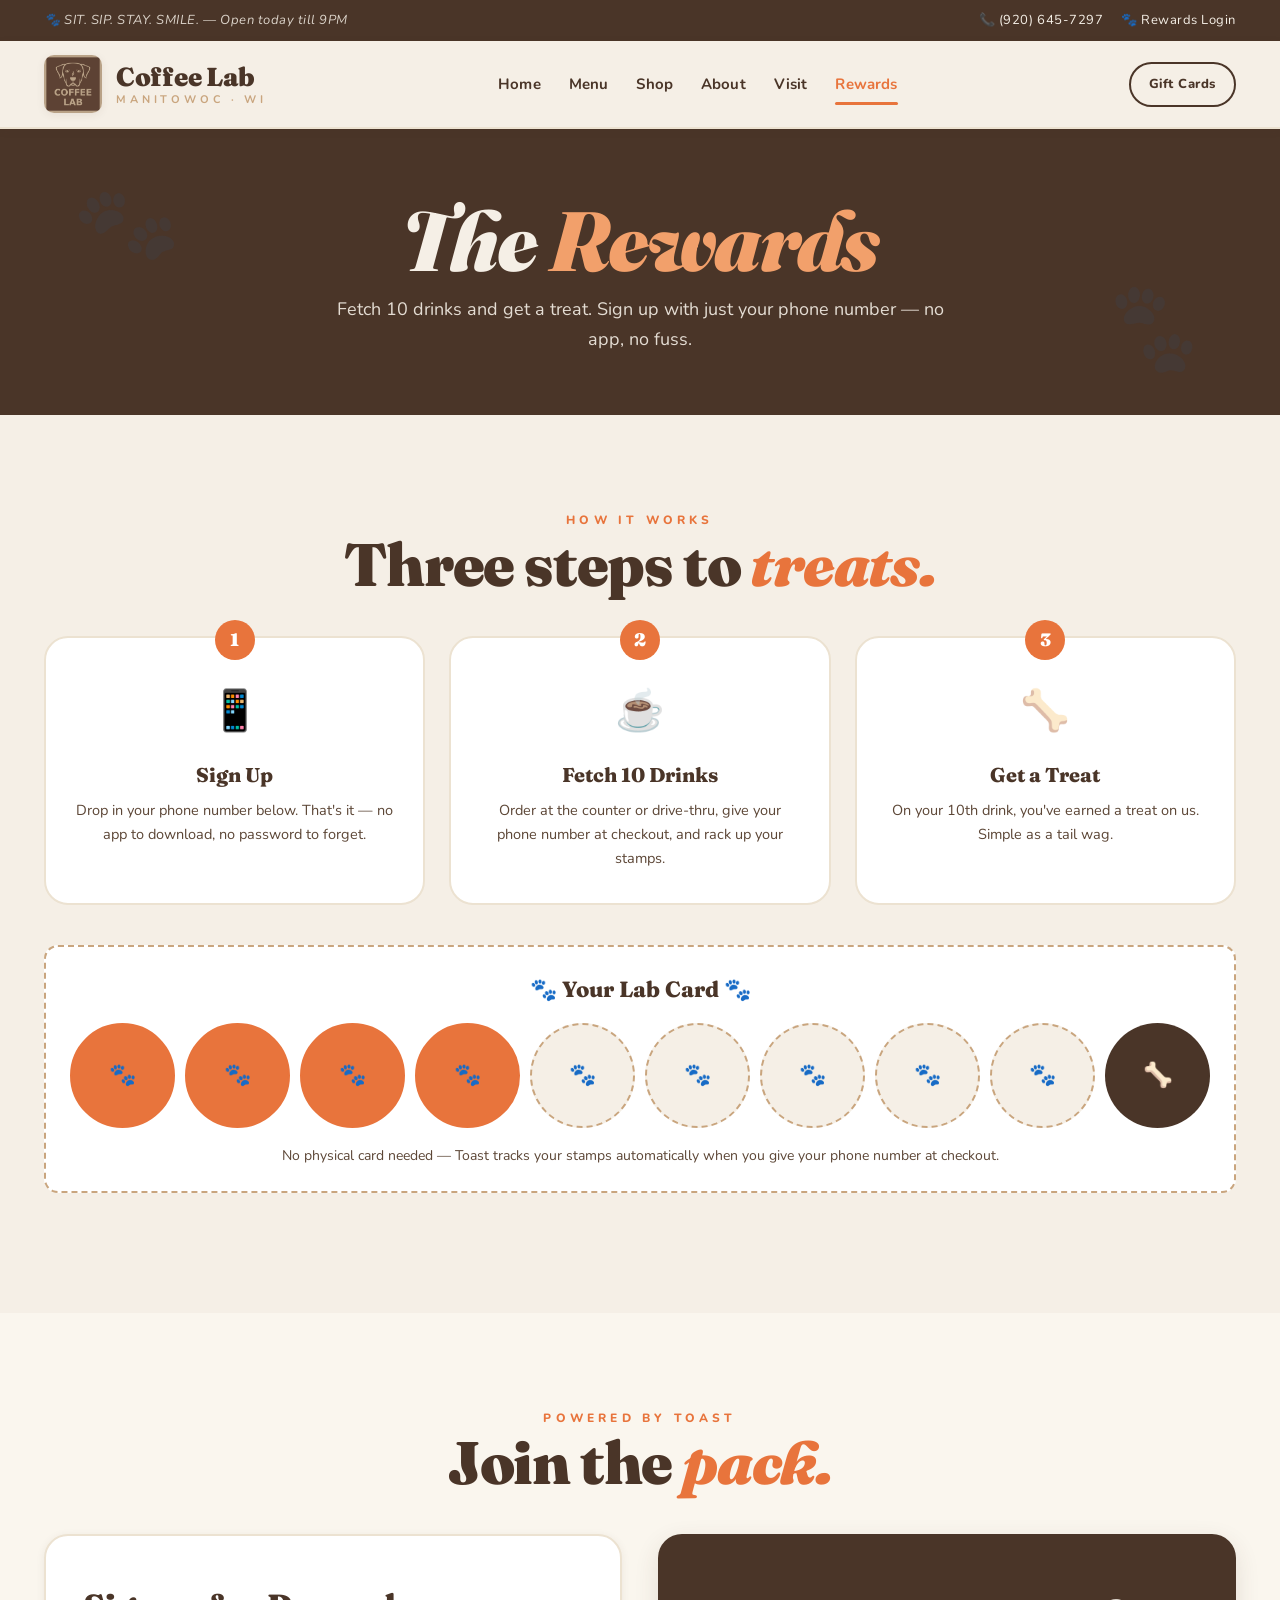
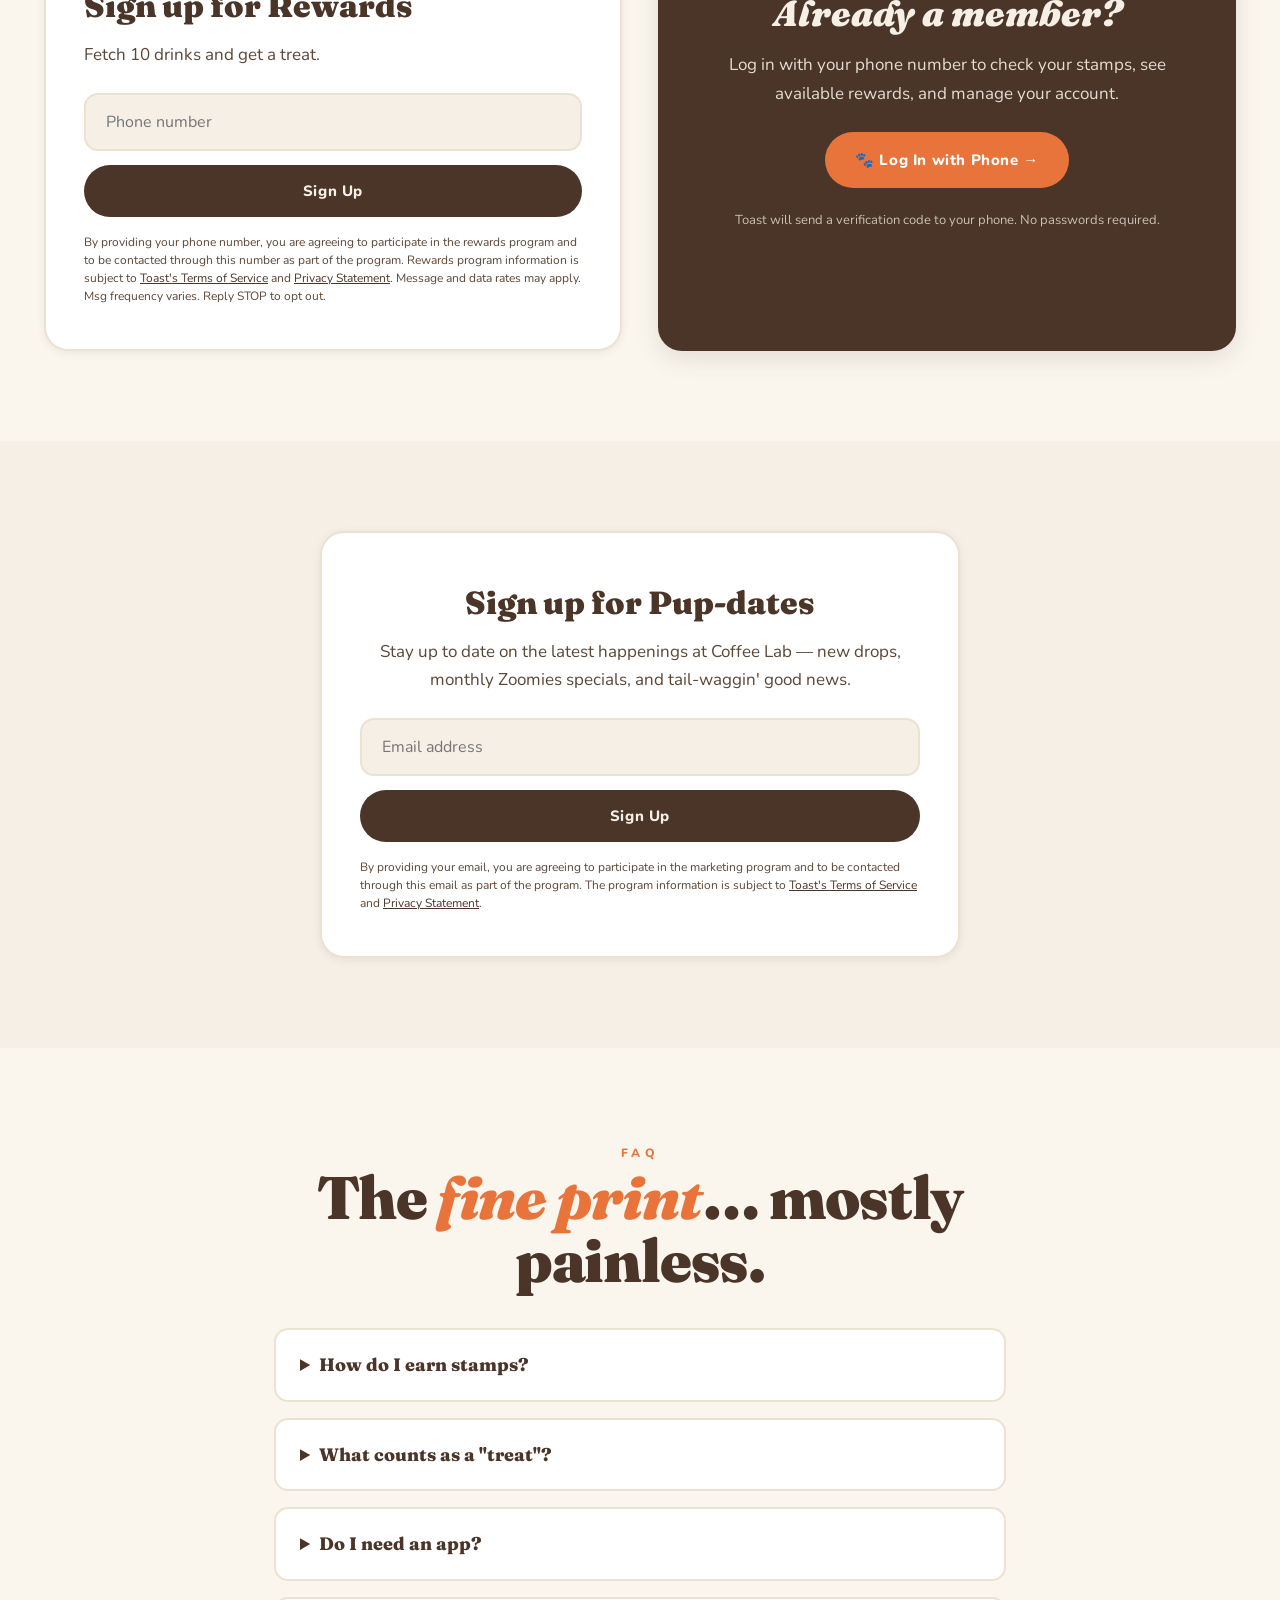
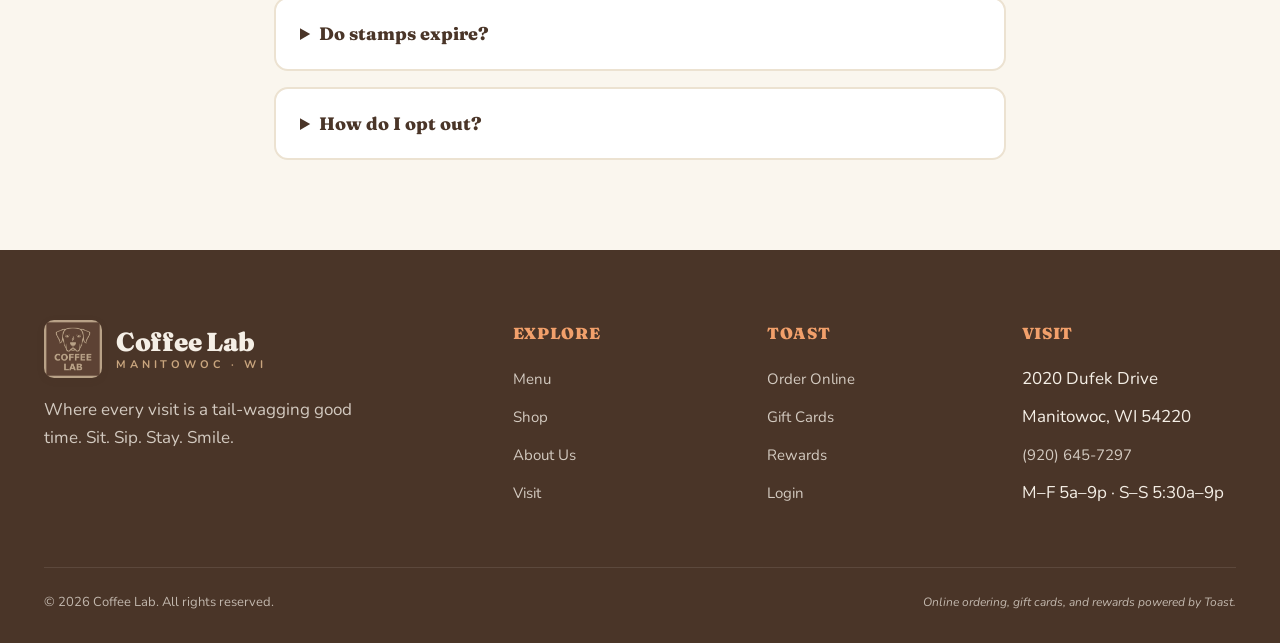
<file: rewards.html>
<!DOCTYPE html>
<html lang="en">
<head>
  <meta charset="UTF-8">
  <meta name="viewport" content="width=device-width, initial-scale=1.0">
  <title>Rewards — Coffee Lab Manitowoc</title>
  <meta name="description" content="Sign up for Coffee Lab Rewards. Fetch 10 drinks and get a treat. Powered by Toast — sign in with just your phone number.">
  <link rel="icon" type="image/png" href="assets/images/logo-small.png">
  <link rel="preconnect" href="https://fonts.googleapis.com">
  <link rel="preconnect" href="https://fonts.gstatic.com" crossorigin>
  <link href="https://fonts.googleapis.com/css2?family=Fraunces:ital,opsz,wght@0,9..144,400;0,9..144,700;0,9..144,900;1,9..144,400;1,9..144,900&family=Nunito:wght@400;600;700;800&family=Bowlby+One+SC&display=swap" rel="stylesheet">
  <link rel="stylesheet" href="assets/css/style.css">
  <style>
    /* Page-specific extras for the rewards flow visual */
    .reward-steps {
      display: grid;
      grid-template-columns: repeat(3, 1fr);
      gap: 24px;
      margin: 40px 0;
    }
    .reward-step {
      background: var(--white);
      border: 2px solid var(--cream-deep);
      border-radius: var(--radius-lg);
      padding: 32px 26px;
      text-align: center;
      position: relative;
      transition: all .25s ease;
    }
    .reward-step:hover {
      border-color: var(--orange-pop);
      transform: translateY(-4px);
      box-shadow: var(--shadow-md);
    }
    .reward-step .step-num {
      position: absolute;
      top: -18px;
      left: 50%;
      transform: translateX(-50%);
      background: var(--orange-pop);
      color: var(--white);
      width: 40px; height: 40px;
      border-radius: 50%;
      display: flex;
      align-items: center;
      justify-content: center;
      font-family: var(--font-display);
      font-weight: 900;
      font-size: 18px;
    }
    .reward-step .icon { font-size: 40px; margin: 8px 0 14px; }
    .reward-step h4 {
      font-family: var(--font-display);
      font-weight: 800;
      font-size: 20px;
      color: var(--brown-deep);
      margin-bottom: 8px;
    }
    .reward-step p { font-size: 14.5px; color: var(--ink-soft); }

    /* Punch card visual */
    .punchcard {
      background: var(--white);
      border: 2px dashed var(--tan-warm);
      border-radius: var(--radius-md);
      padding: 24px;
      margin: 30px 0;
    }
    .punchcard h4 {
      text-align: center;
      font-family: var(--font-display);
      font-weight: 800;
      font-size: 22px;
      color: var(--brown-deep);
      margin-bottom: 16px;
    }
    .punches {
      display: grid;
      grid-template-columns: repeat(10, 1fr);
      gap: 10px;
    }
    .punch {
      aspect-ratio: 1;
      border: 2px dashed var(--tan-warm);
      border-radius: 50%;
      display: flex;
      align-items: center;
      justify-content: center;
      font-size: 22px;
      color: var(--tan-warm);
      background: var(--cream-bg);
    }
    .punch.filled {
      border-style: solid;
      border-color: var(--orange-pop);
      background: var(--orange-pop);
      color: var(--white);
    }
    .punch.treat {
      border-color: var(--brown-deep);
      background: var(--brown-deep);
      color: var(--cream-bg);
      font-size: 24px;
    }
    @media (max-width: 720px) {
      .reward-steps { grid-template-columns: 1fr; }
      .punches { grid-template-columns: repeat(5, 1fr); }
    }

    /* Login section */
    .login-block {
      background: var(--brown-deep);
      color: var(--cream-bg);
      padding: 50px 40px;
      border-radius: var(--radius-lg);
      text-align: center;
      box-shadow: var(--shadow-md);
    }
    .login-block h3 {
      font-family: var(--font-display);
      font-weight: 900;
      font-style: italic;
      font-size: 36px;
      margin-bottom: 8px;
    }
    .login-block p { opacity: .9; margin-bottom: 24px; }
    .login-block .btn {
      background: var(--orange-pop);
      color: var(--white);
    }
    .login-block .btn:hover {
      background: var(--cream-bg);
      color: var(--brown-deep);
    }
  </style>
</head>
<body>

<div class="topbar">
  <div class="container">
    <div class="topbar-tagline">🐾 SIT. SIP. STAY. SMILE. — Open today till 9PM</div>
    <div class="topbar-actions">
      <a href="tel:9206457297">📞 (920) 645-7297</a>
      <a href="#" data-toast-login>🐾 Rewards Login</a>
    </div>
  </div>
</div>

<header class="site-header">
  <div class="container nav-wrap">
    <a href="index.html" class="brand">
      <img src="assets/images/logo-small.png" alt="Coffee Lab logo" class="brand-logo">
      <div class="brand-text">Coffee Lab<small>Manitowoc · WI</small></div>
    </a>
    <nav class="primary" aria-label="Primary">
      <a href="index.html">Home</a>
      <a href="menu.html">Menu</a>
      <a href="shop.html">Shop</a>
      <a href="about.html">About</a>
      <a href="visit.html">Visit</a>
      <a href="rewards.html" class="active">Rewards</a>
    </nav>
    <div class="nav-actions">
      <a href="https://www.toasttab.com/coffee-lab-2020-dufek-drive/giftcards" target="_blank" rel="noopener" class="btn btn-secondary btn-sm">Gift Cards</a>
      <button class="nav-toggle" aria-expanded="false">Menu ▾</button>
    </div>
  </div>
</header>

<section class="page-hero">
  <div class="container">
    <h1>The <span class="accent">Rewards</span></h1>
    <p>Fetch 10 drinks and get a treat. Sign up with just your phone number — no app, no fuss.</p>
  </div>
</section>

<!-- How it works -->
<section class="reveal">
  <div class="container">
    <div style="text-align: center; margin-bottom: 30px;">
      <span class="section-eyebrow">How it works</span>
      <h2 class="section-title">Three steps to <em>treats.</em></h2>
    </div>

    <div class="reward-steps">
      <div class="reward-step">
        <div class="step-num">1</div>
        <div class="icon">📱</div>
        <h4>Sign Up</h4>
        <p>Drop in your phone number below. That's it — no app to download, no password to forget.</p>
      </div>
      <div class="reward-step">
        <div class="step-num">2</div>
        <div class="icon">☕</div>
        <h4>Fetch 10 Drinks</h4>
        <p>Order at the counter or drive-thru, give your phone number at checkout, and rack up your stamps.</p>
      </div>
      <div class="reward-step">
        <div class="step-num">3</div>
        <div class="icon">🦴</div>
        <h4>Get a Treat</h4>
        <p>On your 10th drink, you've earned a treat on us. Simple as a tail wag.</p>
      </div>
    </div>

    <div class="punchcard">
      <h4>🐾 Your Lab Card 🐾</h4>
      <div class="punches">
        <div class="punch filled">🐾</div>
        <div class="punch filled">🐾</div>
        <div class="punch filled">🐾</div>
        <div class="punch filled">🐾</div>
        <div class="punch">🐾</div>
        <div class="punch">🐾</div>
        <div class="punch">🐾</div>
        <div class="punch">🐾</div>
        <div class="punch">🐾</div>
        <div class="punch treat">🦴</div>
      </div>
      <p style="text-align:center; margin-top:16px; font-size:14px; color: var(--ink-soft);">No physical card needed — Toast tracks your stamps automatically when you give your phone number at checkout.</p>
    </div>
  </div>
</section>

<!-- Toast Rewards Sign-Up + Login -->
<section class="toast-row reveal">
  <div class="container">
    <div style="text-align:center; margin-bottom: 40px;">
      <span class="section-eyebrow">Powered by Toast</span>
      <h2 class="section-title">Join the <em>pack.</em></h2>
    </div>

    <div class="toast-grid">

      <!-- Sign Up form -->
      <div class="toast-card">
        <h3>Sign up for Rewards</h3>
        <p class="sub">Fetch 10 drinks and get a treat.</p>
        <!--
          PRODUCTION: Replace with the merchant Toast rewards embed.
          Toast provides a one-line embed for the rewards signup widget.
          The form below mirrors the existing reference embed structure (phone-only).
        -->
        <form class="toast-form" data-toast="rewards">
          <input type="tel" name="phone" placeholder="Phone number" required autocomplete="tel" inputmode="tel" pattern="[0-9\-\(\) +]{10,}">
          <button type="submit" class="btn btn-primary">Sign Up</button>
        </form>
        <p class="toast-fineprint">By providing your phone number, you are agreeing to participate in the rewards program and to be contacted through this number as part of the program. Rewards program information is subject to <a href="https://pos.toasttab.com/terms-of-service" target="_blank" rel="noopener">Toast's Terms of Service</a> and <a href="https://pos.toasttab.com/privacy" target="_blank" rel="noopener">Privacy Statement</a>. Message and data rates may apply. Msg frequency varies. Reply STOP to opt out.</p>
      </div>

      <!-- Existing member login -->
      <div class="login-block">
        <h3>Already a member?</h3>
        <p>Log in with your phone number to check your stamps, see available rewards, and manage your account.</p>
        <a href="#" class="btn" data-toast-login>🐾 Log In with Phone →</a>
        <p style="margin-top: 22px; font-size: 13px; opacity: .75;">Toast will send a verification code to your phone. No passwords required.</p>
      </div>

    </div>
  </div>
</section>

<!-- Pup-dates email signup -->
<section class="reveal">
  <div class="container">
    <div class="toast-card" style="max-width: 640px; margin: 0 auto;">
      <div style="text-align: center;">
        <h3 style="font-family: var(--font-display); font-weight: 900; font-size: 32px; color: var(--brown-deep); margin-bottom: 8px;">Sign up for Pup-dates</h3>
        <p style="color: var(--ink-soft); margin-bottom: 24px;">Stay up to date on the latest happenings at Coffee Lab — new drops, monthly Zoomies specials, and tail-waggin' good news.</p>
      </div>
      <!-- PRODUCTION: Replace with Toast email-capture embed. -->
      <form class="toast-form" data-toast="email">
        <input type="email" name="email" placeholder="Email address" required autocomplete="email">
        <button type="submit" class="btn btn-primary">Sign Up</button>
      </form>
      <p class="toast-fineprint">By providing your email, you are agreeing to participate in the marketing program and to be contacted through this email as part of the program. The program information is subject to <a href="https://pos.toasttab.com/terms-of-service" target="_blank" rel="noopener">Toast's Terms of Service</a> and <a href="https://pos.toasttab.com/privacy" target="_blank" rel="noopener">Privacy Statement</a>.</p>
    </div>
  </div>
</section>

<!-- FAQ -->
<section class="reveal" style="background: var(--cream-card);">
  <div class="container" style="max-width: 780px;">
    <div style="text-align: center; margin-bottom: 36px;">
      <span class="section-eyebrow">FAQ</span>
      <h2 class="section-title">The <em>fine print</em>… mostly painless.</h2>
    </div>

    <div style="display: flex; flex-direction: column; gap: 16px;">
      <details style="background: var(--white); border: 2px solid var(--cream-deep); border-radius: var(--radius-md); padding: 20px 24px;">
        <summary style="font-family: var(--font-display); font-weight: 800; font-size: 18px; color: var(--brown-deep); cursor: pointer;">How do I earn stamps?</summary>
        <p style="margin-top: 12px; color: var(--ink-soft);">Every drink purchase earns you one stamp. Just give your phone number at checkout — in-store or drive-thru — and we'll log it automatically.</p>
      </details>
      <details style="background: var(--white); border: 2px solid var(--cream-deep); border-radius: var(--radius-md); padding: 20px 24px;">
        <summary style="font-family: var(--font-display); font-weight: 800; font-size: 18px; color: var(--brown-deep); cursor: pointer;">What counts as a "treat"?</summary>
        <p style="margin-top: 12px; color: var(--ink-soft);">Your reward is a free drink up to a Lab (20 oz) size. Available across espresso, coffee, teas, Zoomies — whatever flavor your tail's wagging for.</p>
      </details>
      <details style="background: var(--white); border: 2px solid var(--cream-deep); border-radius: var(--radius-md); padding: 20px 24px;">
        <summary style="font-family: var(--font-display); font-weight: 800; font-size: 18px; color: var(--brown-deep); cursor: pointer;">Do I need an app?</summary>
        <p style="margin-top: 12px; color: var(--ink-soft);">Nope! Coffee Lab Rewards is powered by Toast, which lets us track everything by phone number — no app, no card, no extra anything.</p>
      </details>
      <details style="background: var(--white); border: 2px solid var(--cream-deep); border-radius: var(--radius-md); padding: 20px 24px;">
        <summary style="font-family: var(--font-display); font-weight: 800; font-size: 18px; color: var(--brown-deep); cursor: pointer;">Do stamps expire?</summary>
        <p style="margin-top: 12px; color: var(--ink-soft);">Stamps don't expire on a fixed schedule, so take your time. We'd love to see you sooner than later, though — the doggos miss you.</p>
      </details>
      <details style="background: var(--white); border: 2px solid var(--cream-deep); border-radius: var(--radius-md); padding: 20px 24px;">
        <summary style="font-family: var(--font-display); font-weight: 800; font-size: 18px; color: var(--brown-deep); cursor: pointer;">How do I opt out?</summary>
        <p style="margin-top: 12px; color: var(--ink-soft);">Reply STOP to any rewards text and you're out. You can also ask any team member in store and we'll take care of it.</p>
      </details>
    </div>
  </div>
</section>

<footer class="site-footer">
  <div class="container">
    <div class="footer-grid">
      <div class="footer-brand">
        <a href="index.html" class="brand">
          <img src="assets/images/logo-small.png" alt="Coffee Lab logo" class="brand-logo">
          <div class="brand-text">Coffee Lab<small>Manitowoc · WI</small></div>
        </a>
        <p>Where every visit is a tail-wagging good time. Sit. Sip. Stay. Smile.</p>
      </div>
      <div class="footer-col"><h5>Explore</h5><ul>
        <li><a href="menu.html">Menu</a></li><li><a href="shop.html">Shop</a></li>
        <li><a href="about.html">About Us</a></li><li><a href="visit.html">Visit</a></li>
      </ul></div>
      <div class="footer-col"><h5>Toast</h5><ul>
        <li><a href="https://www.toasttab.com/coffee-lab-2020-dufek-drive" target="_blank" rel="noopener">Order Online</a></li>
        <li><a href="https://www.toasttab.com/coffee-lab-2020-dufek-drive/giftcards" target="_blank" rel="noopener">Gift Cards</a></li>
        <li><a href="rewards.html">Rewards</a></li>
        <li><a href="#" data-toast-login>Login</a></li>
      </ul></div>
      <div class="footer-col"><h5>Visit</h5><ul>
        <li>2020 Dufek Drive</li><li>Manitowoc, WI 54220</li>
        <li><a href="tel:9206457297">(920) 645-7297</a></li>
        <li>M–F 5a–9p · S–S 5:30a–9p</li>
      </ul></div>
    </div>
    <div class="footer-bottom">
      <div>© <span id="year"></span> Coffee Lab. All rights reserved.</div>
      <div class="toast-credit">Online ordering, gift cards, and rewards powered by Toast.</div>
    </div>
  </div>
</footer>

<script>document.getElementById('year').textContent = new Date().getFullYear();</script>
<script src="assets/js/main.js"></script>
</body>
</html>
</file>
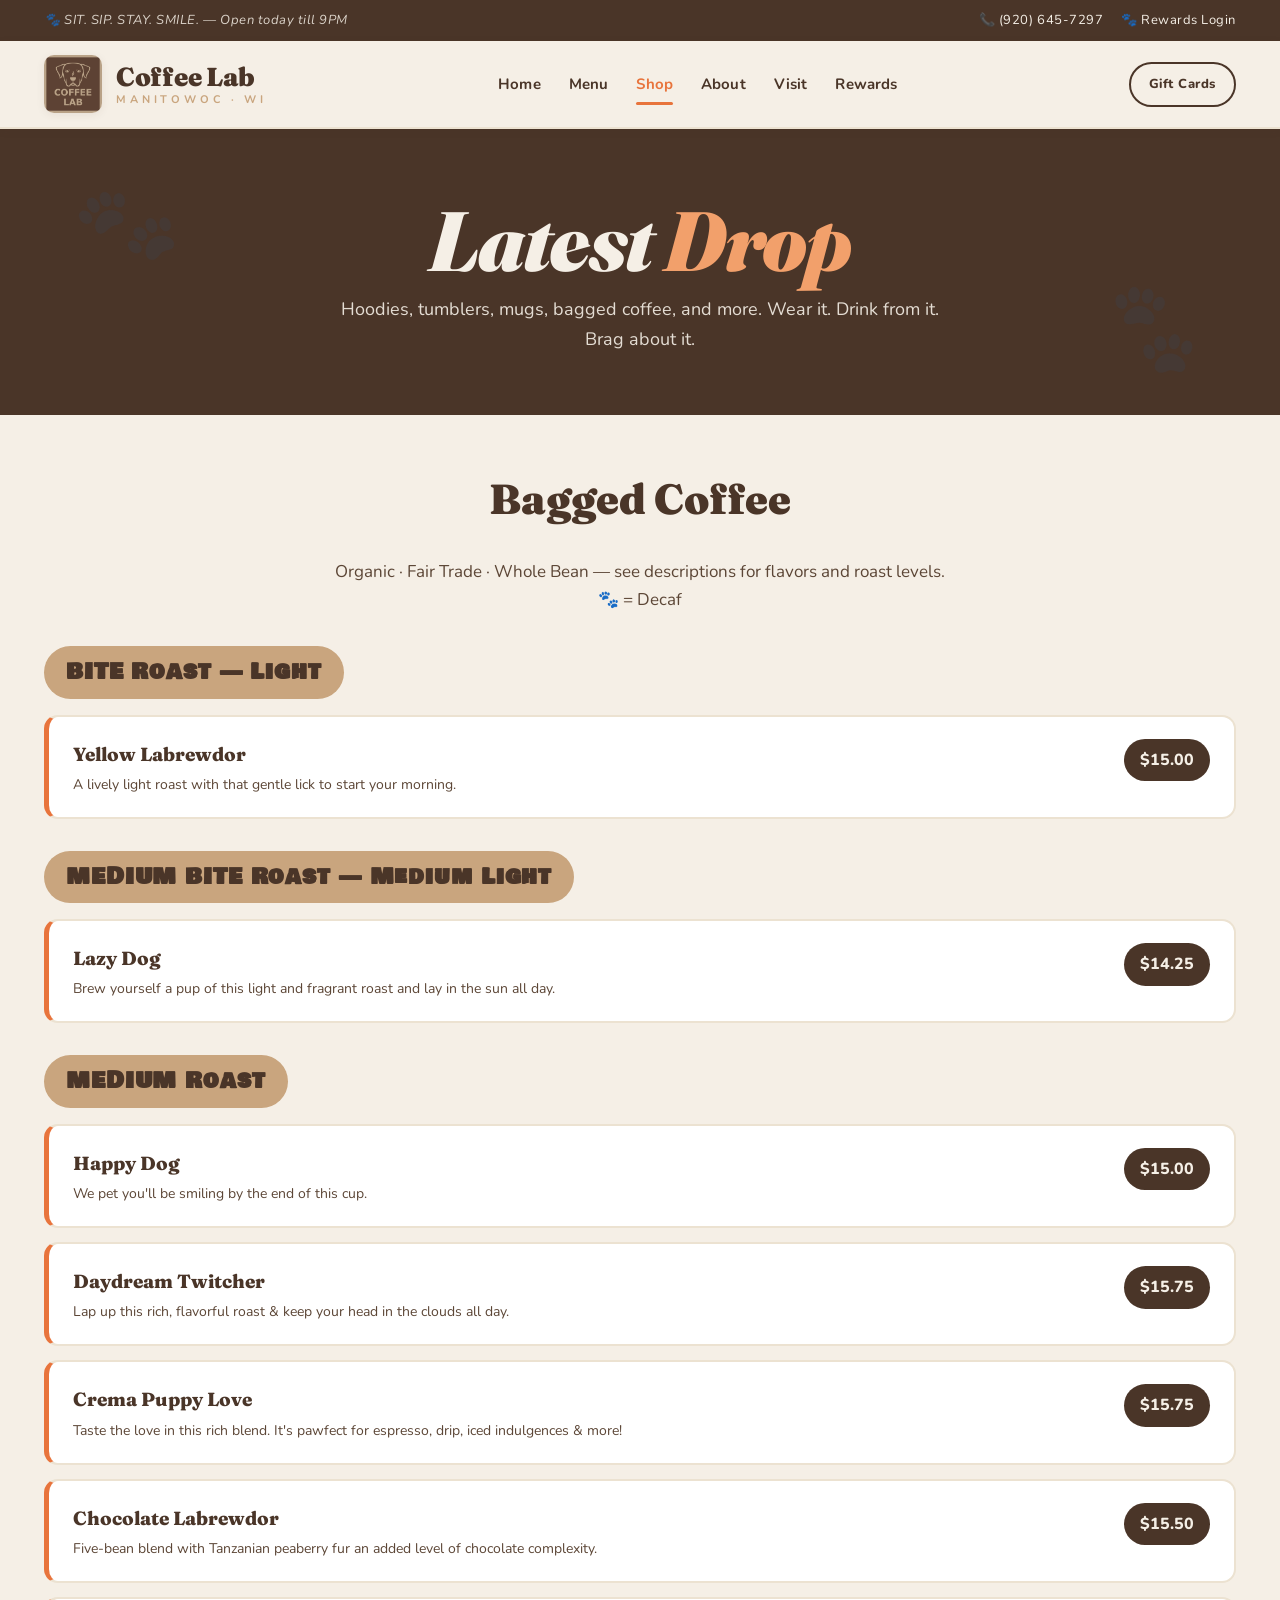
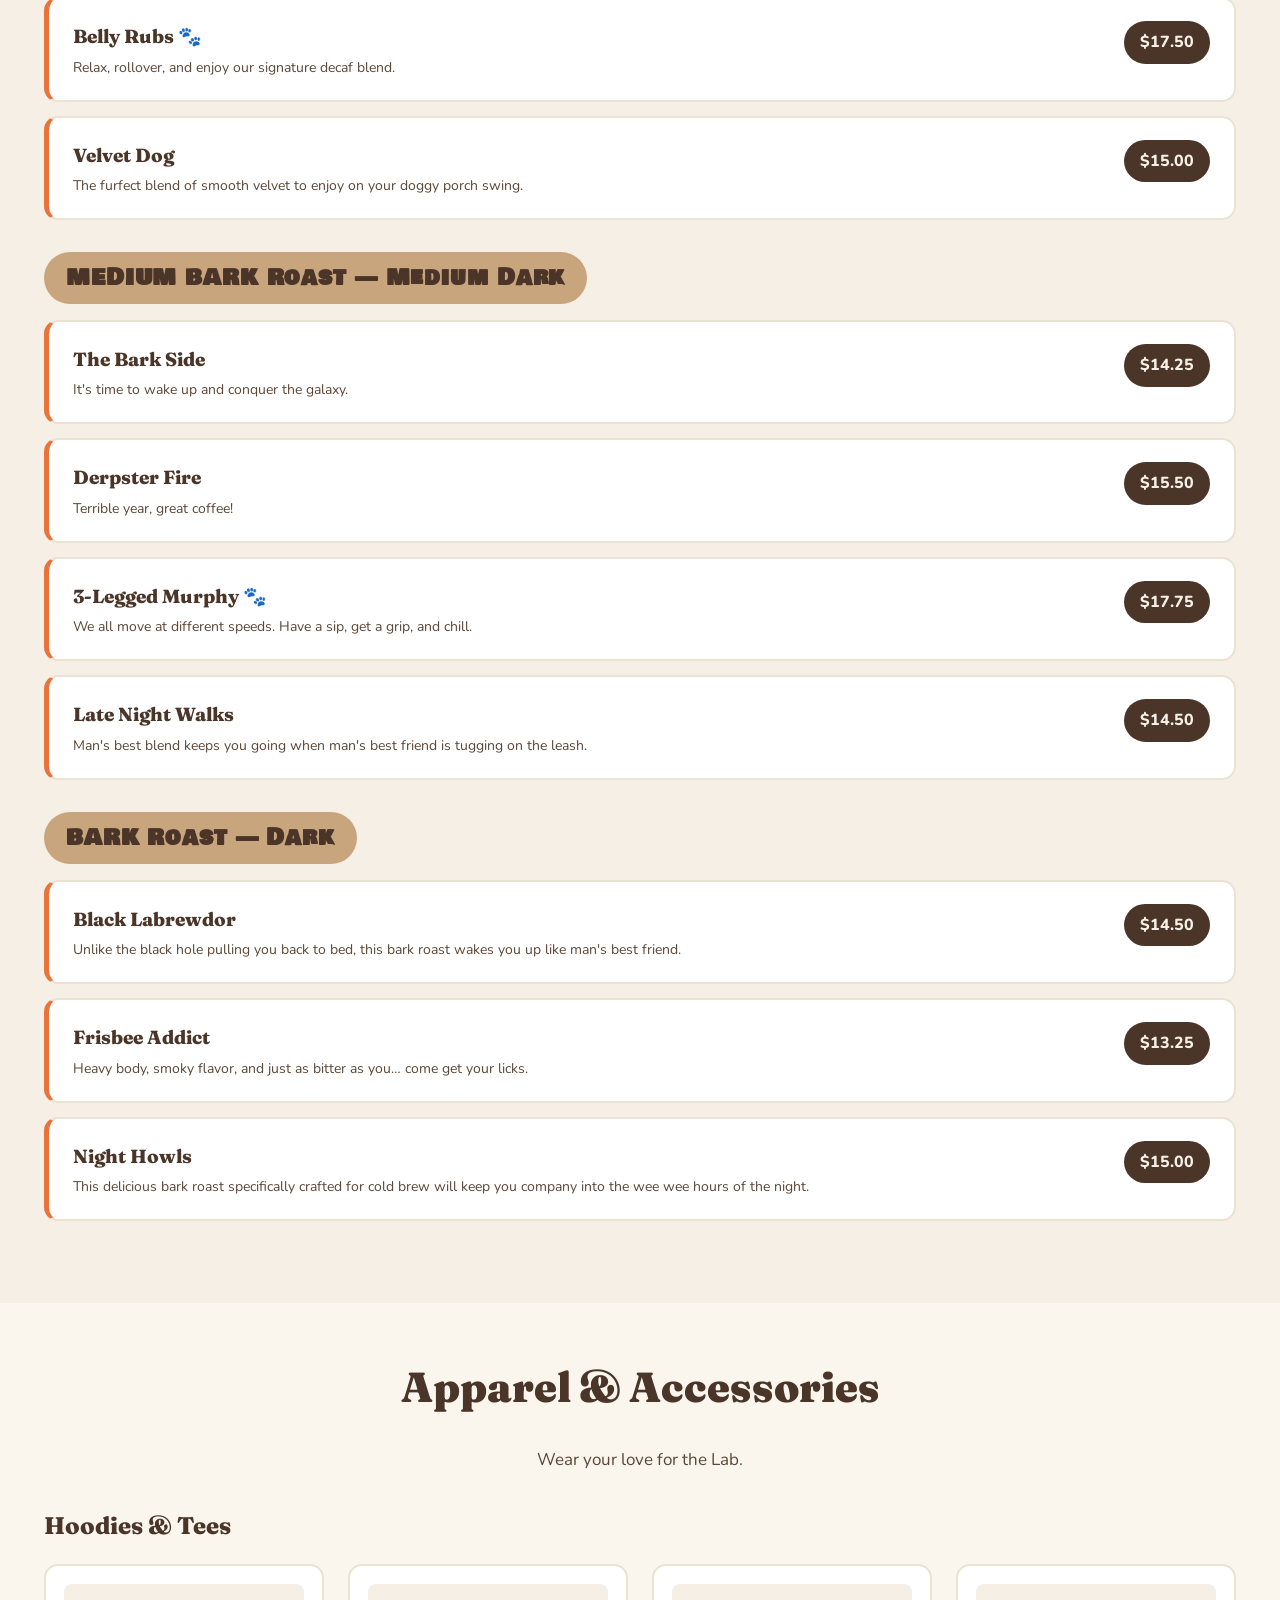
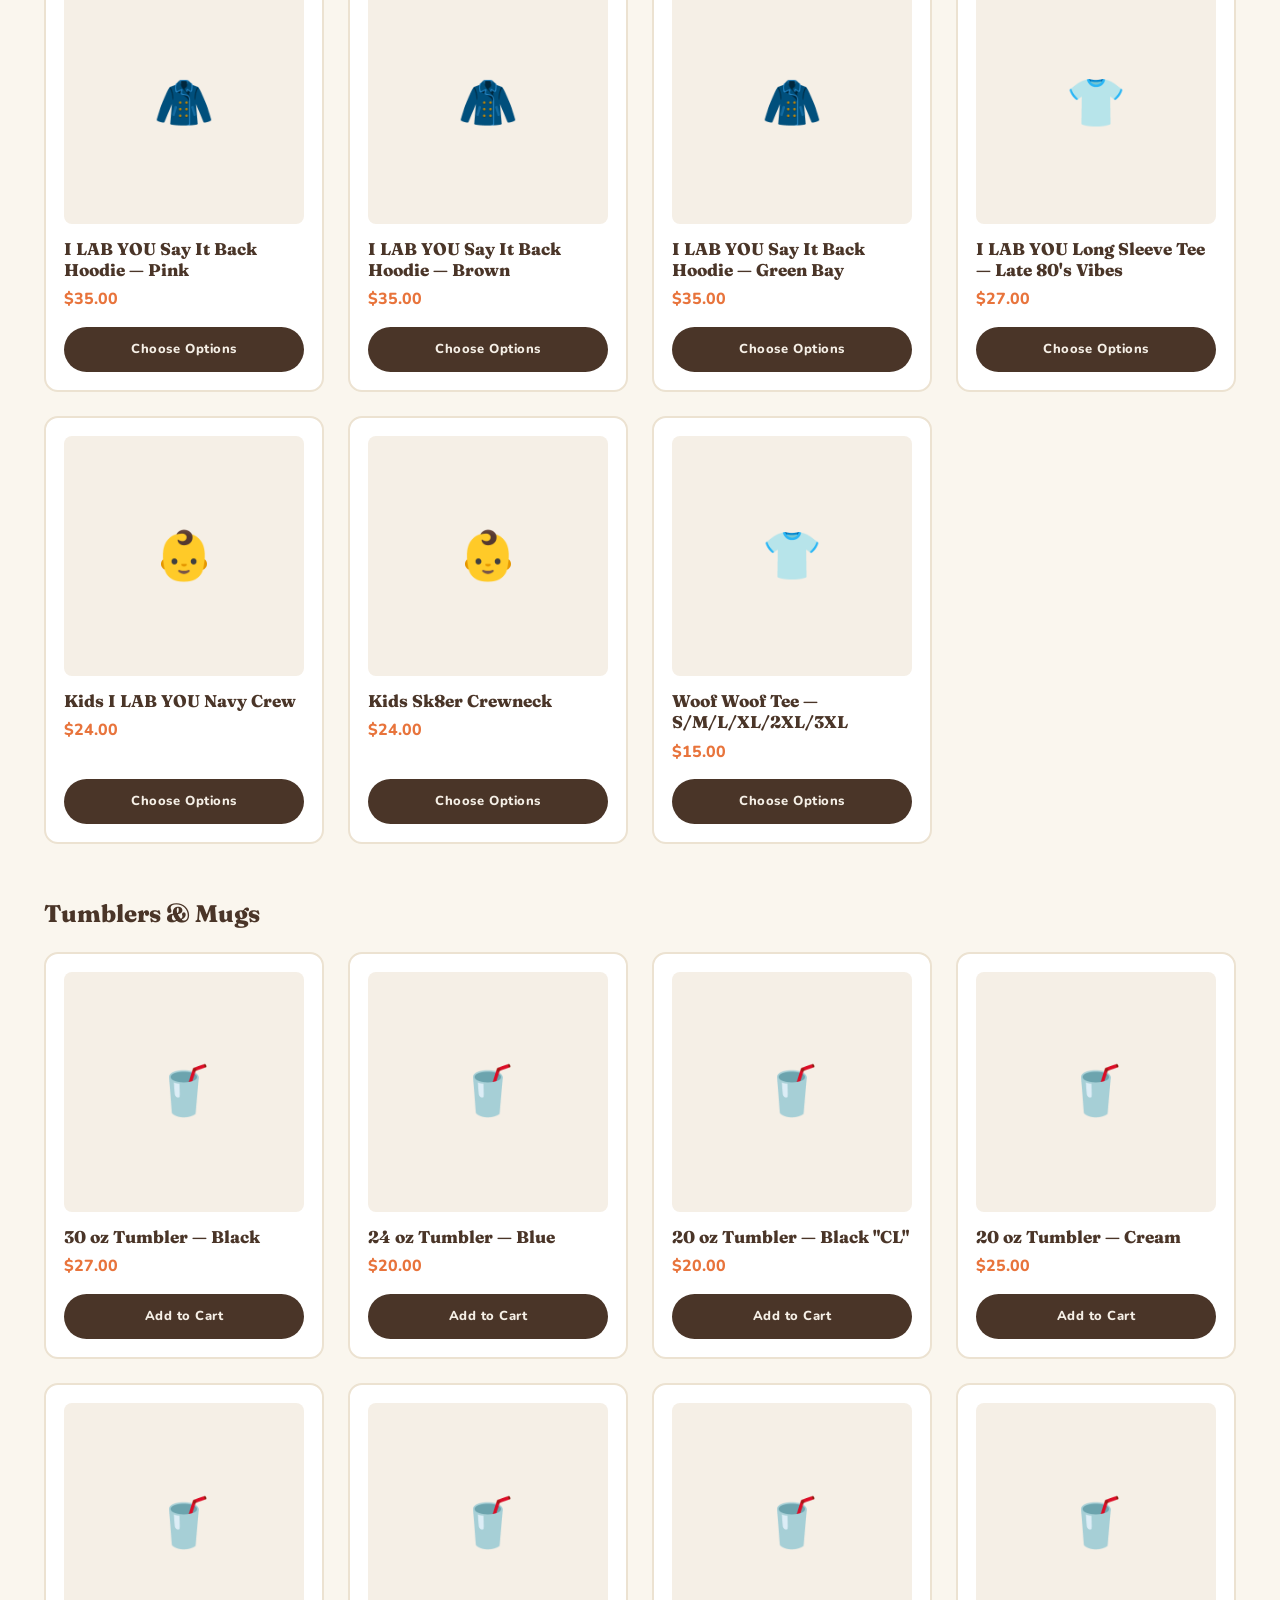
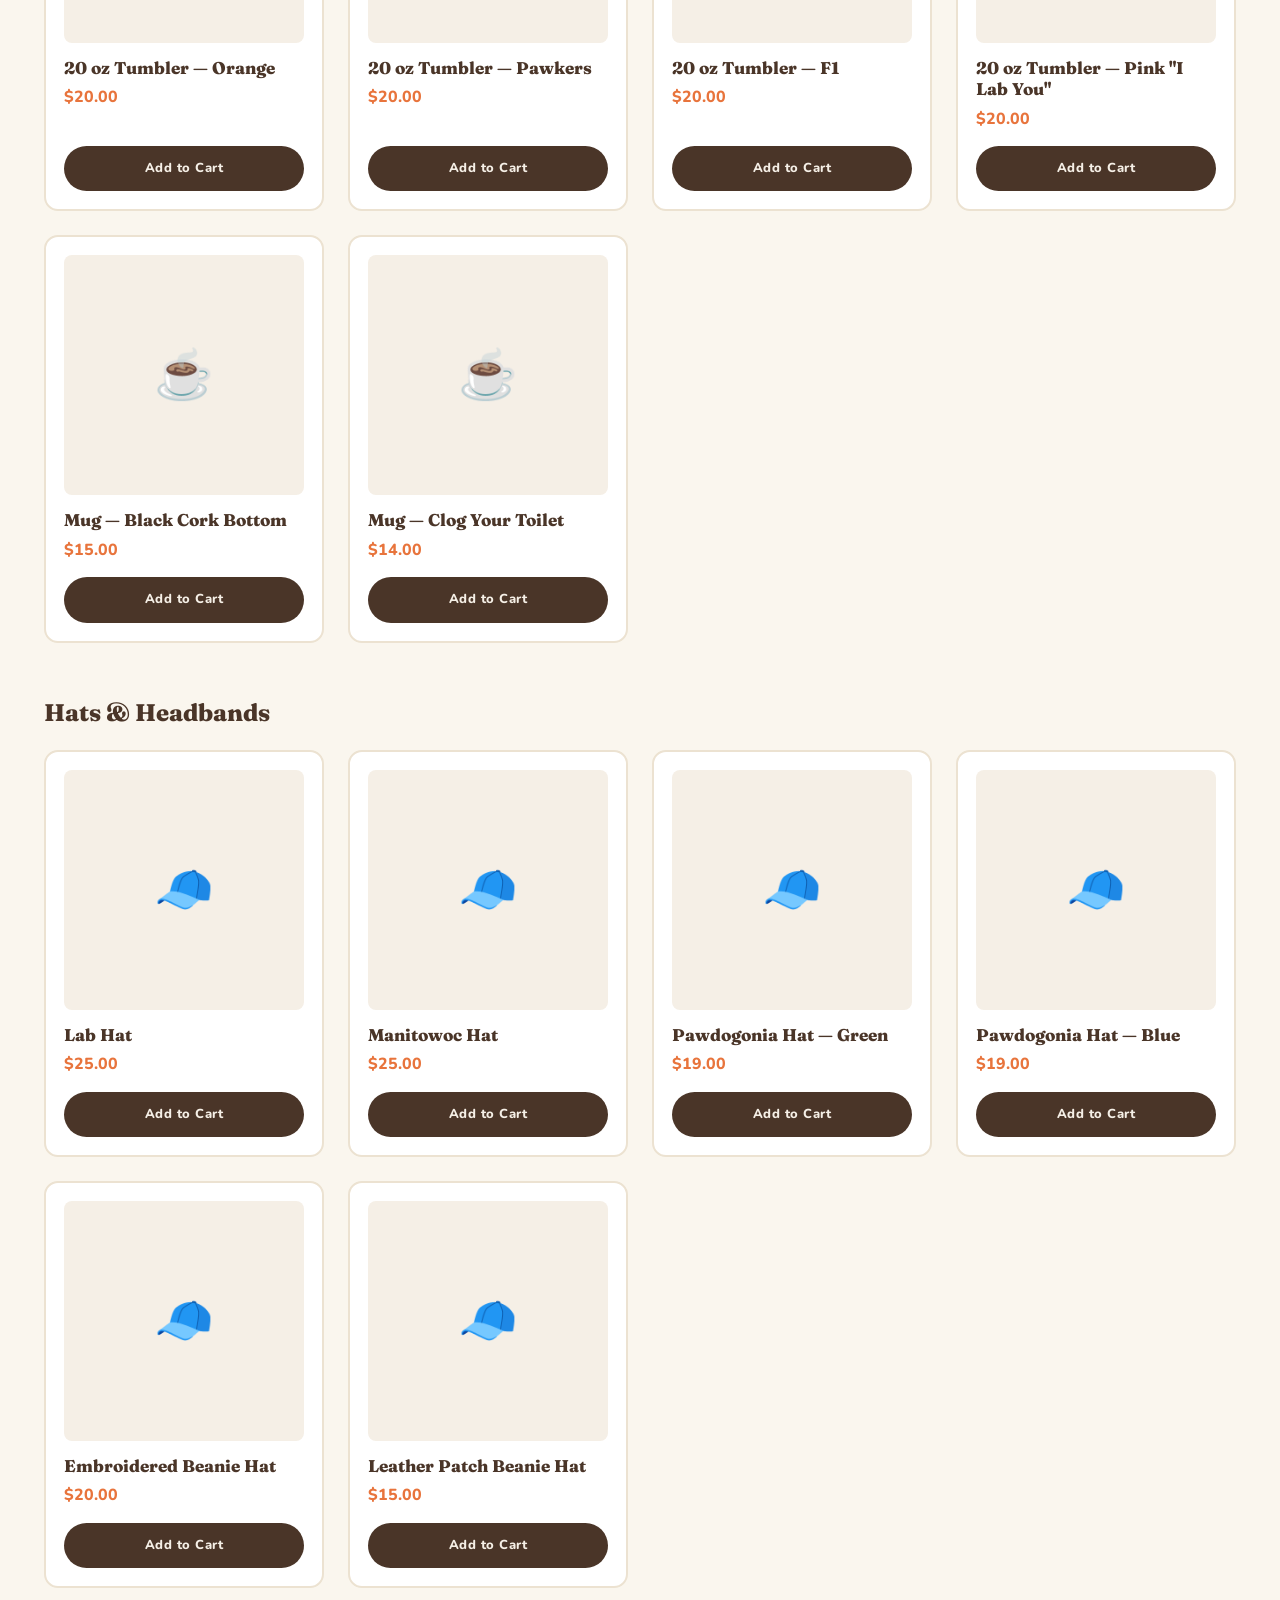
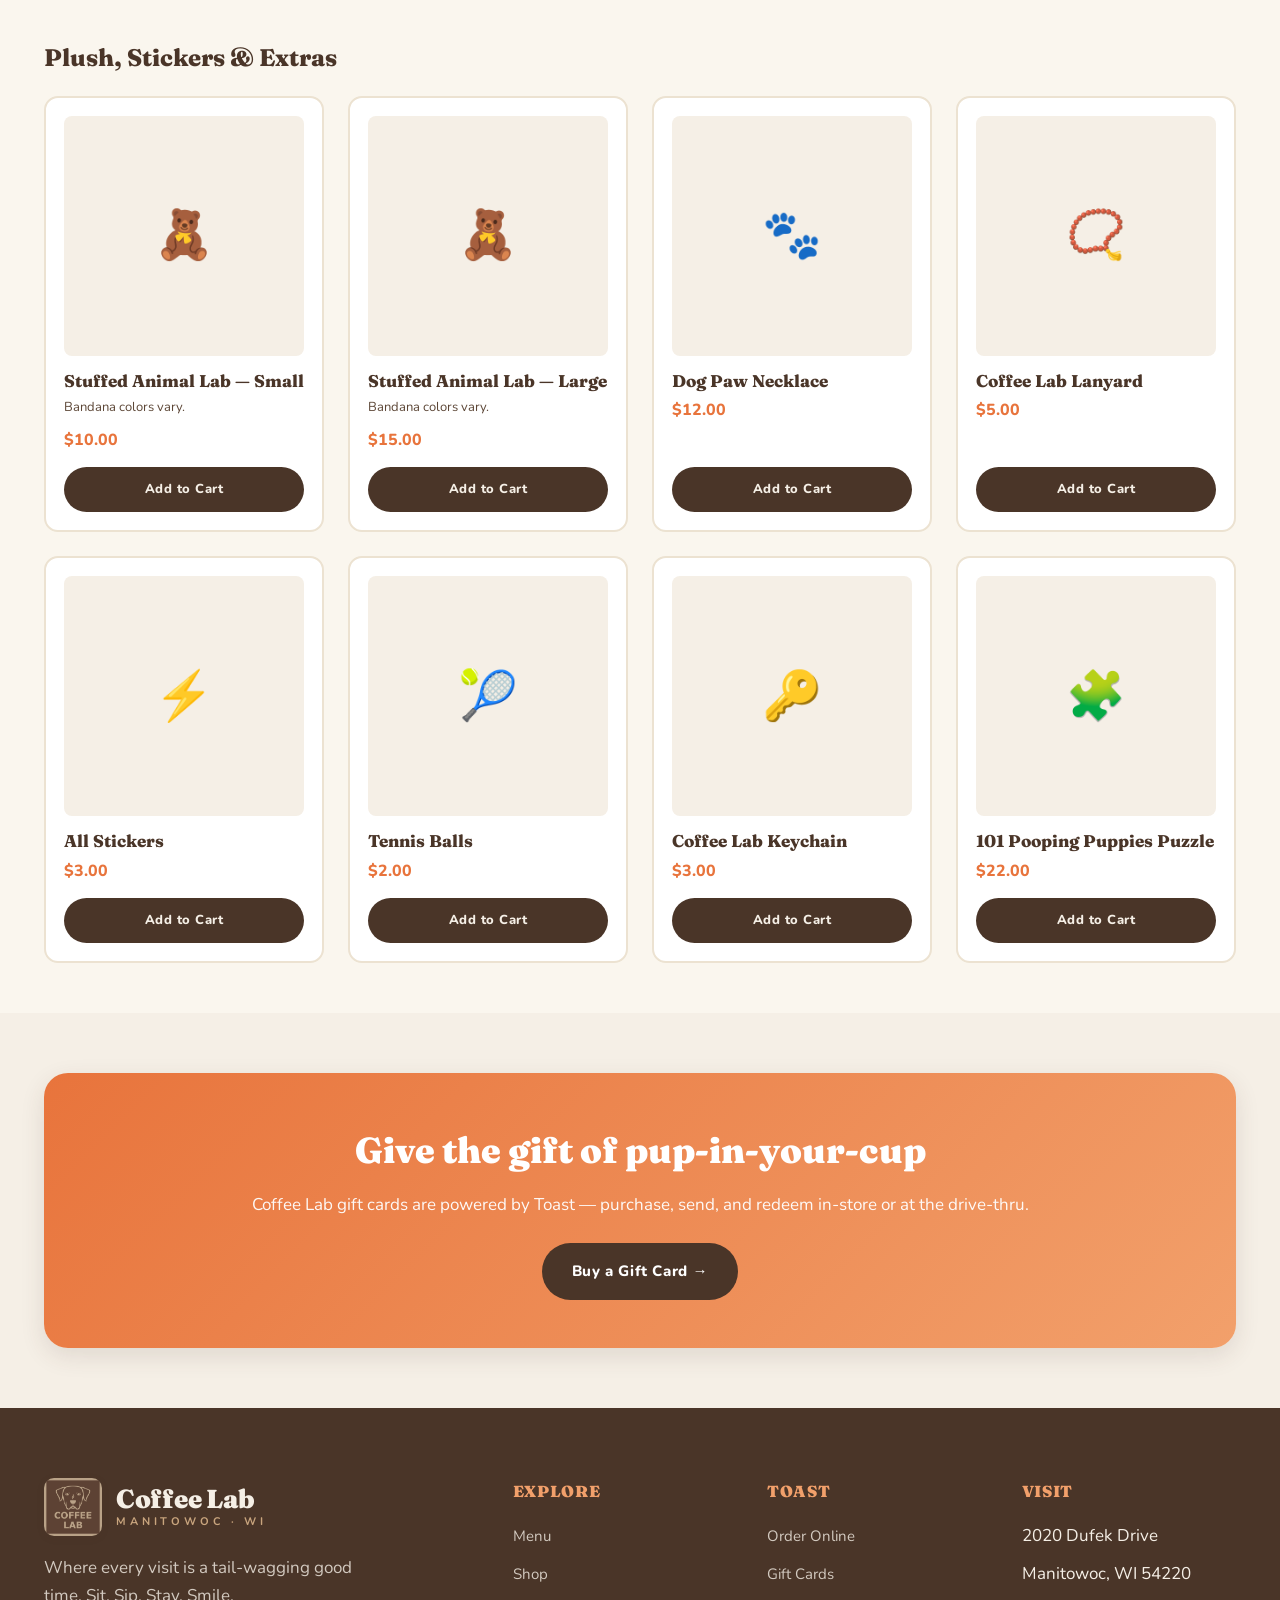
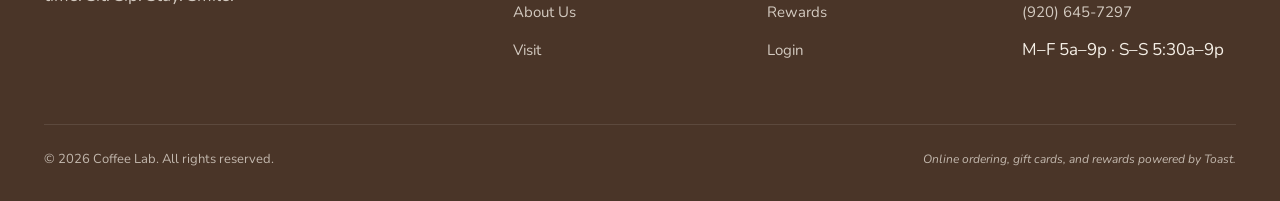
<file: shop.html>
<!DOCTYPE html>
<html lang="en">
<head>
  <meta charset="UTF-8">
  <meta name="viewport" content="width=device-width, initial-scale=1.0">
  <title>Shop — Coffee Lab Manitowoc</title>
  <meta name="description" content="Coffee Lab Latest Drop — bagged whole-bean coffee, hoodies, tumblers, mugs, hats, and more from Manitowoc, WI.">
  <link rel="icon" type="image/png" href="assets/images/logo-small.png">
  <link rel="preconnect" href="https://fonts.googleapis.com">
  <link rel="preconnect" href="https://fonts.gstatic.com" crossorigin>
  <link href="https://fonts.googleapis.com/css2?family=Fraunces:ital,opsz,wght@0,9..144,400;0,9..144,700;0,9..144,900;1,9..144,400;1,9..144,900&family=Nunito:wght@400;600;700;800&family=Bowlby+One+SC&display=swap" rel="stylesheet">
  <link rel="stylesheet" href="assets/css/style.css">
</head>
<body>

<div class="topbar">
  <div class="container">
    <div class="topbar-tagline">🐾 SIT. SIP. STAY. SMILE. — Open today till 9PM</div>
    <div class="topbar-actions">
      <a href="tel:9206457297">📞 (920) 645-7297</a>
      <a href="#" data-toast-login>🐾 Rewards Login</a>
    </div>
  </div>
</div>

<header class="site-header">
  <div class="container nav-wrap">
    <a href="index.html" class="brand">
      <img src="assets/images/logo-small.png" alt="Coffee Lab logo" class="brand-logo">
      <div class="brand-text">Coffee Lab<small>Manitowoc · WI</small></div>
    </a>
    <nav class="primary" aria-label="Primary">
      <a href="index.html">Home</a>
      <a href="menu.html">Menu</a>
      <a href="shop.html" class="active">Shop</a>
      <a href="about.html">About</a>
      <a href="visit.html">Visit</a>
      <a href="rewards.html">Rewards</a>
    </nav>
    <div class="nav-actions">
      <a href="https://www.toasttab.com/coffee-lab-2020-dufek-drive/giftcards" target="_blank" rel="noopener" class="btn btn-secondary btn-sm">Gift Cards</a>
      <button class="nav-toggle" aria-expanded="false">Menu ▾</button>
    </div>
  </div>
</header>

<section class="page-hero">
  <div class="container">
    <h1>Latest <span class="accent">Drop</span></h1>
    <p>Hoodies, tumblers, mugs, bagged coffee, and more. Wear it. Drink from it. Brag about it.</p>
  </div>
</section>

<!-- Bagged Coffee -->
<section class="shop-section reveal">
  <div class="container">
    <h2>Bagged Coffee</h2>
    <p class="subtitle">Organic · Fair Trade · Whole Bean — see descriptions for flavors and roast levels.<br>🐾 = Decaf</p>

    <div class="roast-group">
      <h3>BITE Roast — Light</h3>
      <div class="cards">
        <div class="bagged-coffee-card">
          <div class="info">
            <h5>Yellow Labrewdor</h5>
            <p class="desc">A lively light roast with that gentle lick to start your morning.</p>
          </div>
          <span class="price-tag">$15.00</span>
        </div>
      </div>
    </div>

    <div class="roast-group">
      <h3>MEDIUM BITE Roast — Medium Light</h3>
      <div class="cards">
        <div class="bagged-coffee-card">
          <div class="info">
            <h5>Lazy Dog</h5>
            <p class="desc">Brew yourself a pup of this light and fragrant roast and lay in the sun all day.</p>
          </div>
          <span class="price-tag">$14.25</span>
        </div>
      </div>
    </div>

    <div class="roast-group">
      <h3>MEDIUM Roast</h3>
      <div class="cards">
        <div class="bagged-coffee-card">
          <div class="info">
            <h5>Happy Dog</h5>
            <p class="desc">We pet you'll be smiling by the end of this cup.</p>
          </div>
          <span class="price-tag">$15.00</span>
        </div>
        <div class="bagged-coffee-card">
          <div class="info">
            <h5>Daydream Twitcher</h5>
            <p class="desc">Lap up this rich, flavorful roast &amp; keep your head in the clouds all day.</p>
          </div>
          <span class="price-tag">$15.75</span>
        </div>
        <div class="bagged-coffee-card">
          <div class="info">
            <h5>Crema Puppy Love</h5>
            <p class="desc">Taste the love in this rich blend. It's pawfect for espresso, drip, iced indulgences &amp; more!</p>
          </div>
          <span class="price-tag">$15.75</span>
        </div>
        <div class="bagged-coffee-card">
          <div class="info">
            <h5>Chocolate Labrewdor</h5>
            <p class="desc">Five-bean blend with Tanzanian peaberry fur an added level of chocolate complexity.</p>
          </div>
          <span class="price-tag">$15.50</span>
        </div>
        <div class="bagged-coffee-card">
          <div class="info">
            <h5>Belly Rubs 🐾</h5>
            <p class="desc">Relax, rollover, and enjoy our signature decaf blend.</p>
          </div>
          <span class="price-tag">$17.50</span>
        </div>
        <div class="bagged-coffee-card">
          <div class="info">
            <h5>Velvet Dog</h5>
            <p class="desc">The furfect blend of smooth velvet to enjoy on your doggy porch swing.</p>
          </div>
          <span class="price-tag">$15.00</span>
        </div>
      </div>
    </div>

    <div class="roast-group">
      <h3>MEDIUM BARK Roast — Medium Dark</h3>
      <div class="cards">
        <div class="bagged-coffee-card">
          <div class="info">
            <h5>The Bark Side</h5>
            <p class="desc">It's time to wake up and conquer the galaxy.</p>
          </div>
          <span class="price-tag">$14.25</span>
        </div>
        <div class="bagged-coffee-card">
          <div class="info">
            <h5>Derpster Fire</h5>
            <p class="desc">Terrible year, great coffee!</p>
          </div>
          <span class="price-tag">$15.50</span>
        </div>
        <div class="bagged-coffee-card">
          <div class="info">
            <h5>3-Legged Murphy 🐾</h5>
            <p class="desc">We all move at different speeds. Have a sip, get a grip, and chill.</p>
          </div>
          <span class="price-tag">$17.75</span>
        </div>
        <div class="bagged-coffee-card">
          <div class="info">
            <h5>Late Night Walks</h5>
            <p class="desc">Man's best blend keeps you going when man's best friend is tugging on the leash.</p>
          </div>
          <span class="price-tag">$14.50</span>
        </div>
      </div>
    </div>

    <div class="roast-group">
      <h3>BARK Roast — Dark</h3>
      <div class="cards">
        <div class="bagged-coffee-card">
          <div class="info">
            <h5>Black Labrewdor</h5>
            <p class="desc">Unlike the black hole pulling you back to bed, this bark roast wakes you up like man's best friend.</p>
          </div>
          <span class="price-tag">$14.50</span>
        </div>
        <div class="bagged-coffee-card">
          <div class="info">
            <h5>Frisbee Addict</h5>
            <p class="desc">Heavy body, smoky flavor, and just as bitter as you… come get your licks.</p>
          </div>
          <span class="price-tag">$13.25</span>
        </div>
        <div class="bagged-coffee-card">
          <div class="info">
            <h5>Night Howls</h5>
            <p class="desc">This delicious bark roast specifically crafted for cold brew will keep you company into the wee wee hours of the night.</p>
          </div>
          <span class="price-tag">$15.00</span>
        </div>
      </div>
    </div>
  </div>
</section>

<!-- Apparel & Accessories -->
<section class="shop-section reveal" style="background: var(--cream-card);">
  <div class="container">
    <h2>Apparel &amp; Accessories</h2>
    <p class="subtitle">Wear your love for the Lab.</p>

    <h3 style="font-family: var(--font-display); font-weight:800; font-size:24px; color: var(--brown-deep); margin: 30px 0 18px;">Hoodies &amp; Tees</h3>
    <div class="product-grid">
      <div class="product-card">
        <div class="product-img">🧥</div>
        <h4>I LAB YOU Say It Back Hoodie — Pink</h4>
        <div class="price">$35.00</div>
        <a href="#" class="btn btn-primary btn-sm">Choose Options</a>
      </div>
      <div class="product-card">
        <div class="product-img">🧥</div>
        <h4>I LAB YOU Say It Back Hoodie — Brown</h4>
        <div class="price">$35.00</div>
        <a href="#" class="btn btn-primary btn-sm">Choose Options</a>
      </div>
      <div class="product-card">
        <div class="product-img">🧥</div>
        <h4>I LAB YOU Say It Back Hoodie — Green Bay</h4>
        <div class="price">$35.00</div>
        <a href="#" class="btn btn-primary btn-sm">Choose Options</a>
      </div>
      <div class="product-card">
        <div class="product-img">👕</div>
        <h4>I LAB YOU Long Sleeve Tee — Late 80's Vibes</h4>
        <div class="price">$27.00</div>
        <a href="#" class="btn btn-primary btn-sm">Choose Options</a>
      </div>
      <div class="product-card">
        <div class="product-img">👶</div>
        <h4>Kids I LAB YOU Navy Crew</h4>
        <div class="price">$24.00</div>
        <a href="#" class="btn btn-primary btn-sm">Choose Options</a>
      </div>
      <div class="product-card">
        <div class="product-img">👶</div>
        <h4>Kids Sk8er Crewneck</h4>
        <div class="price">$24.00</div>
        <a href="#" class="btn btn-primary btn-sm">Choose Options</a>
      </div>
      <div class="product-card">
        <div class="product-img">👕</div>
        <h4>Woof Woof Tee — S/M/L/XL/2XL/3XL</h4>
        <div class="price">$15.00</div>
        <a href="#" class="btn btn-primary btn-sm">Choose Options</a>
      </div>
    </div>

    <h3 style="font-family: var(--font-display); font-weight:800; font-size:24px; color: var(--brown-deep); margin: 50px 0 18px;">Tumblers &amp; Mugs</h3>
    <div class="product-grid">
      <div class="product-card">
        <div class="product-img">🥤</div>
        <h4>30 oz Tumbler — Black</h4>
        <div class="price">$27.00</div>
        <a href="#" class="btn btn-primary btn-sm">Add to Cart</a>
      </div>
      <div class="product-card">
        <div class="product-img">🥤</div>
        <h4>24 oz Tumbler — Blue</h4>
        <div class="price">$20.00</div>
        <a href="#" class="btn btn-primary btn-sm">Add to Cart</a>
      </div>
      <div class="product-card">
        <div class="product-img">🥤</div>
        <h4>20 oz Tumbler — Black "CL"</h4>
        <div class="price">$20.00</div>
        <a href="#" class="btn btn-primary btn-sm">Add to Cart</a>
      </div>
      <div class="product-card">
        <div class="product-img">🥤</div>
        <h4>20 oz Tumbler — Cream</h4>
        <div class="price">$25.00</div>
        <a href="#" class="btn btn-primary btn-sm">Add to Cart</a>
      </div>
      <div class="product-card">
        <div class="product-img">🥤</div>
        <h4>20 oz Tumbler — Orange</h4>
        <div class="price">$20.00</div>
        <a href="#" class="btn btn-primary btn-sm">Add to Cart</a>
      </div>
      <div class="product-card">
        <div class="product-img">🥤</div>
        <h4>20 oz Tumbler — Pawkers</h4>
        <div class="price">$20.00</div>
        <a href="#" class="btn btn-primary btn-sm">Add to Cart</a>
      </div>
      <div class="product-card">
        <div class="product-img">🥤</div>
        <h4>20 oz Tumbler — F1</h4>
        <div class="price">$20.00</div>
        <a href="#" class="btn btn-primary btn-sm">Add to Cart</a>
      </div>
      <div class="product-card">
        <div class="product-img">🥤</div>
        <h4>20 oz Tumbler — Pink "I Lab You"</h4>
        <div class="price">$20.00</div>
        <a href="#" class="btn btn-primary btn-sm">Add to Cart</a>
      </div>
      <div class="product-card">
        <div class="product-img">☕</div>
        <h4>Mug — Black Cork Bottom</h4>
        <div class="price">$15.00</div>
        <a href="#" class="btn btn-primary btn-sm">Add to Cart</a>
      </div>
      <div class="product-card">
        <div class="product-img">☕</div>
        <h4>Mug — Clog Your Toilet</h4>
        <div class="price">$14.00</div>
        <a href="#" class="btn btn-primary btn-sm">Add to Cart</a>
      </div>
    </div>

    <h3 style="font-family: var(--font-display); font-weight:800; font-size:24px; color: var(--brown-deep); margin: 50px 0 18px;">Hats &amp; Headbands</h3>
    <div class="product-grid">
      <div class="product-card">
        <div class="product-img">🧢</div>
        <h4>Lab Hat</h4>
        <div class="price">$25.00</div>
        <a href="#" class="btn btn-primary btn-sm">Add to Cart</a>
      </div>
      <div class="product-card">
        <div class="product-img">🧢</div>
        <h4>Manitowoc Hat</h4>
        <div class="price">$25.00</div>
        <a href="#" class="btn btn-primary btn-sm">Add to Cart</a>
      </div>
      <div class="product-card">
        <div class="product-img">🧢</div>
        <h4>Pawdogonia Hat — Green</h4>
        <div class="price">$19.00</div>
        <a href="#" class="btn btn-primary btn-sm">Add to Cart</a>
      </div>
      <div class="product-card">
        <div class="product-img">🧢</div>
        <h4>Pawdogonia Hat — Blue</h4>
        <div class="price">$19.00</div>
        <a href="#" class="btn btn-primary btn-sm">Add to Cart</a>
      </div>
      <div class="product-card">
        <div class="product-img">🧢</div>
        <h4>Embroidered Beanie Hat</h4>
        <div class="price">$20.00</div>
        <a href="#" class="btn btn-primary btn-sm">Add to Cart</a>
      </div>
      <div class="product-card">
        <div class="product-img">🧢</div>
        <h4>Leather Patch Beanie Hat</h4>
        <div class="price">$15.00</div>
        <a href="#" class="btn btn-primary btn-sm">Add to Cart</a>
      </div>
    </div>

    <h3 style="font-family: var(--font-display); font-weight:800; font-size:24px; color: var(--brown-deep); margin: 50px 0 18px;">Plush, Stickers &amp; Extras</h3>
    <div class="product-grid">
      <div class="product-card">
        <div class="product-img">🧸</div>
        <h4>Stuffed Animal Lab — Small</h4>
        <p style="font-size:13px; color:var(--ink-soft); margin-bottom:8px;">Bandana colors vary.</p>
        <div class="price">$10.00</div>
        <a href="#" class="btn btn-primary btn-sm">Add to Cart</a>
      </div>
      <div class="product-card">
        <div class="product-img">🧸</div>
        <h4>Stuffed Animal Lab — Large</h4>
        <p style="font-size:13px; color:var(--ink-soft); margin-bottom:8px;">Bandana colors vary.</p>
        <div class="price">$15.00</div>
        <a href="#" class="btn btn-primary btn-sm">Add to Cart</a>
      </div>
      <div class="product-card">
        <div class="product-img">🐾</div>
        <h4>Dog Paw Necklace</h4>
        <div class="price">$12.00</div>
        <a href="#" class="btn btn-primary btn-sm">Add to Cart</a>
      </div>
      <div class="product-card">
        <div class="product-img">📿</div>
        <h4>Coffee Lab Lanyard</h4>
        <div class="price">$5.00</div>
        <a href="#" class="btn btn-primary btn-sm">Add to Cart</a>
      </div>
      <div class="product-card">
        <div class="product-img">⚡</div>
        <h4>All Stickers</h4>
        <div class="price">$3.00</div>
        <a href="#" class="btn btn-primary btn-sm">Add to Cart</a>
      </div>
      <div class="product-card">
        <div class="product-img">🎾</div>
        <h4>Tennis Balls</h4>
        <div class="price">$2.00</div>
        <a href="#" class="btn btn-primary btn-sm">Add to Cart</a>
      </div>
      <div class="product-card">
        <div class="product-img">🔑</div>
        <h4>Coffee Lab Keychain</h4>
        <div class="price">$3.00</div>
        <a href="#" class="btn btn-primary btn-sm">Add to Cart</a>
      </div>
      <div class="product-card">
        <div class="product-img">🧩</div>
        <h4>101 Pooping Puppies Puzzle</h4>
        <div class="price">$22.00</div>
        <a href="#" class="btn btn-primary btn-sm">Add to Cart</a>
      </div>
    </div>
  </div>
</section>

<!-- Gift Card CTA -->
<section style="padding: 60px 0; background: var(--cream-bg);">
  <div class="container">
    <div class="gift-cta">
      <h3>Give the gift of pup-in-your-cup</h3>
      <p>Coffee Lab gift cards are powered by Toast — purchase, send, and redeem in-store or at the drive-thru.</p>
      <a href="https://www.toasttab.com/coffee-lab-2020-dufek-drive/giftcards" target="_blank" rel="noopener" class="btn">Buy a Gift Card →</a>
    </div>
  </div>
</section>

<footer class="site-footer">
  <div class="container">
    <div class="footer-grid">
      <div class="footer-brand">
        <a href="index.html" class="brand">
          <img src="assets/images/logo-small.png" alt="Coffee Lab logo" class="brand-logo">
          <div class="brand-text">Coffee Lab<small>Manitowoc · WI</small></div>
        </a>
        <p>Where every visit is a tail-wagging good time. Sit. Sip. Stay. Smile.</p>
      </div>
      <div class="footer-col"><h5>Explore</h5><ul>
        <li><a href="menu.html">Menu</a></li><li><a href="shop.html">Shop</a></li>
        <li><a href="about.html">About Us</a></li><li><a href="visit.html">Visit</a></li>
      </ul></div>
      <div class="footer-col"><h5>Toast</h5><ul>
        <li><a href="https://www.toasttab.com/coffee-lab-2020-dufek-drive" target="_blank" rel="noopener">Order Online</a></li>
        <li><a href="https://www.toasttab.com/coffee-lab-2020-dufek-drive/giftcards" target="_blank" rel="noopener">Gift Cards</a></li>
        <li><a href="rewards.html">Rewards</a></li>
        <li><a href="#" data-toast-login>Login</a></li>
      </ul></div>
      <div class="footer-col"><h5>Visit</h5><ul>
        <li>2020 Dufek Drive</li><li>Manitowoc, WI 54220</li>
        <li><a href="tel:9206457297">(920) 645-7297</a></li>
        <li>M–F 5a–9p · S–S 5:30a–9p</li>
      </ul></div>
    </div>
    <div class="footer-bottom">
      <div>© <span id="year"></span> Coffee Lab. All rights reserved.</div>
      <div class="toast-credit">Online ordering, gift cards, and rewards powered by Toast.</div>
    </div>
  </div>
</footer>

<script>document.getElementById('year').textContent = new Date().getFullYear();</script>
<script src="assets/js/main.js"></script>
</body>
</html>
</file>
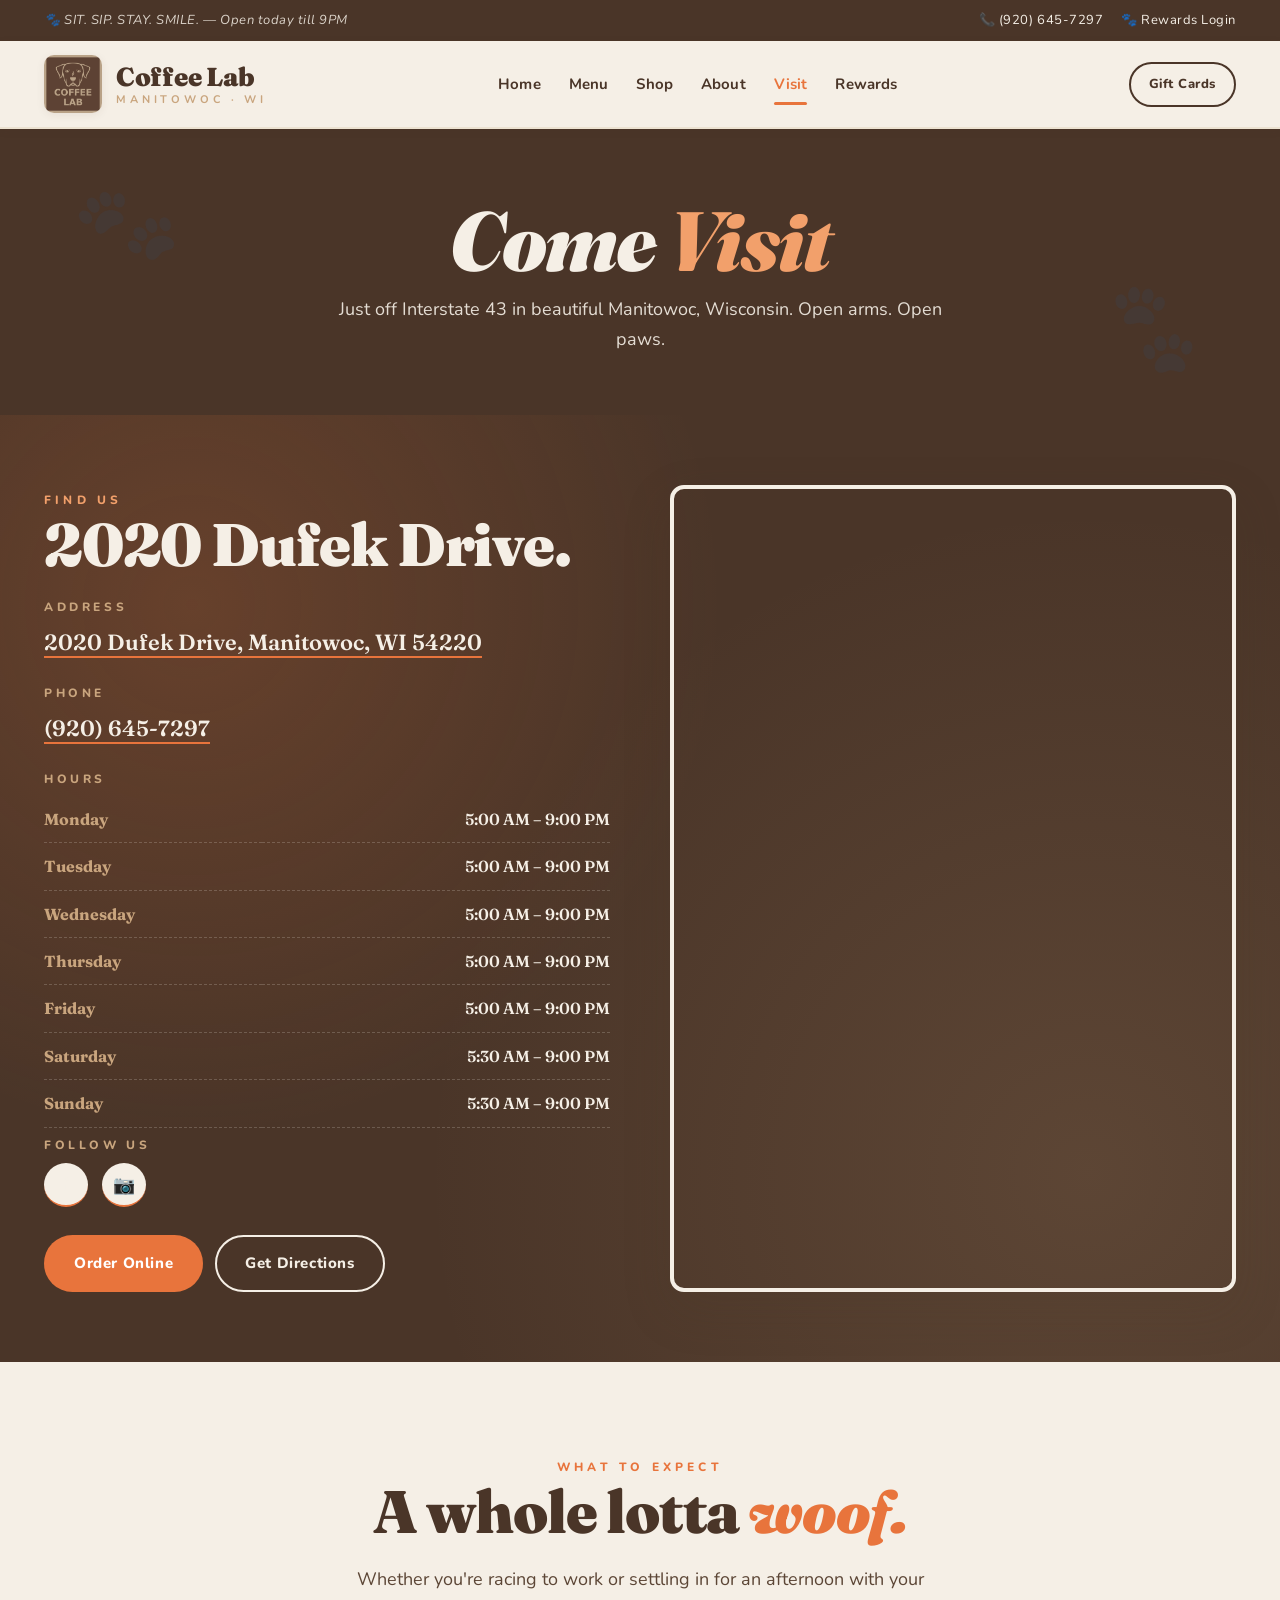
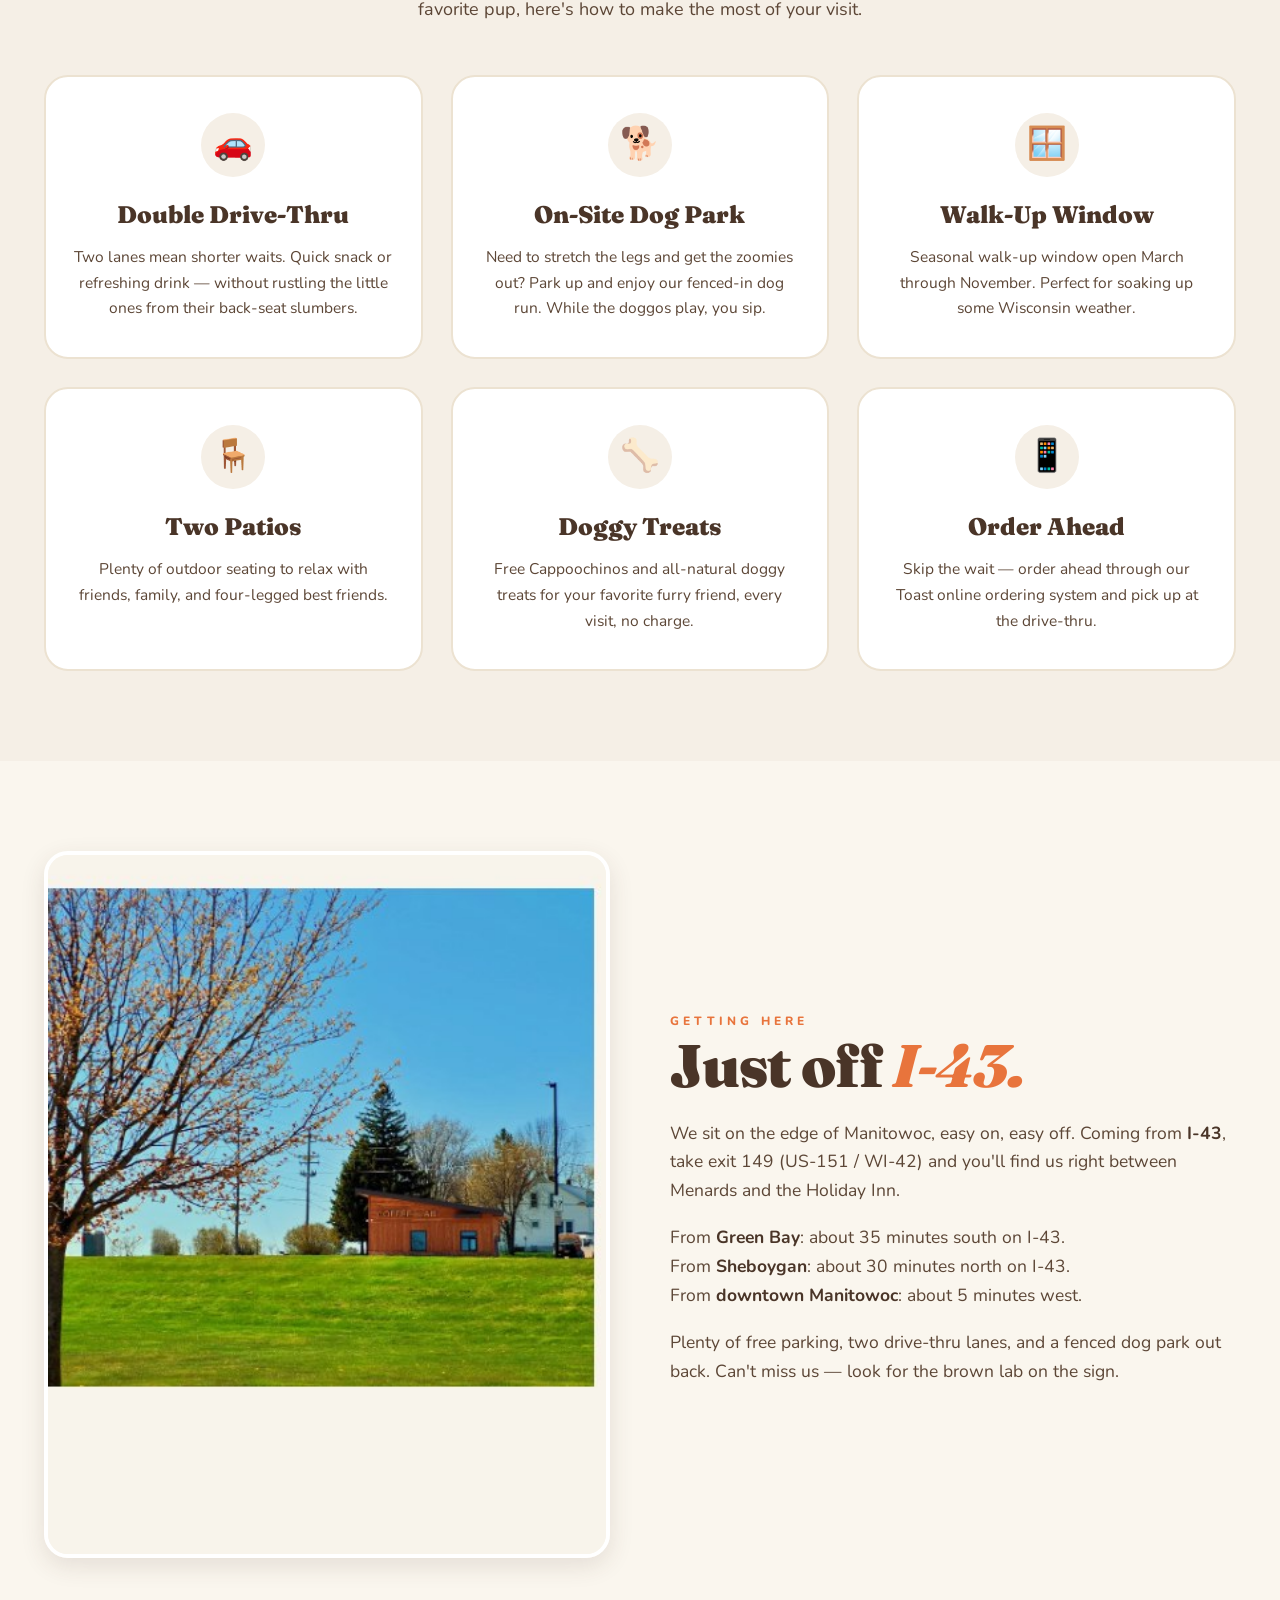
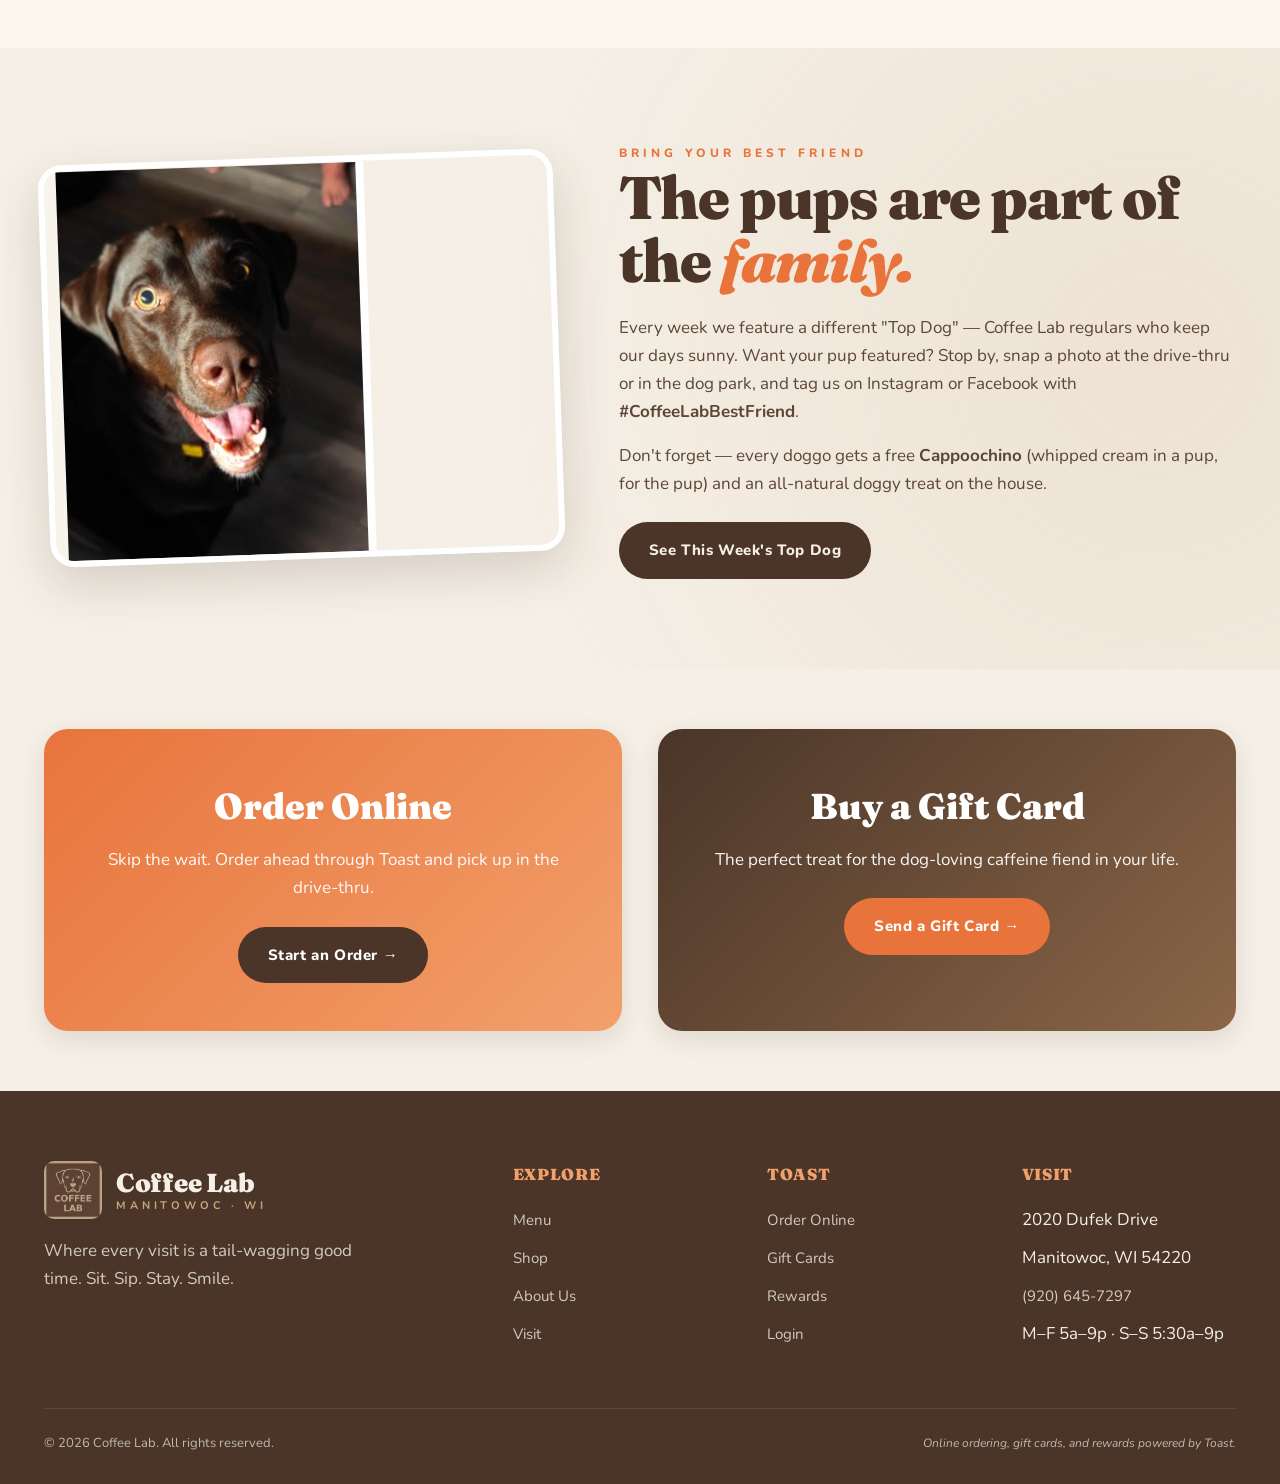
<file: visit.html>
<!DOCTYPE html>
<html lang="en">
<head>
  <meta charset="UTF-8">
  <meta name="viewport" content="width=device-width, initial-scale=1.0">
  <title>Visit Us — Coffee Lab Manitowoc</title>
  <meta name="description" content="Find Coffee Lab at 2020 Dufek Drive, Manitowoc, WI 54220. Double drive-thru, on-site dog park, walk-up window, and two patios. Open 7 days a week.">
  <link rel="icon" type="image/png" href="assets/images/logo-small.png">
  <link rel="preconnect" href="https://fonts.googleapis.com">
  <link rel="preconnect" href="https://fonts.gstatic.com" crossorigin>
  <link href="https://fonts.googleapis.com/css2?family=Fraunces:ital,opsz,wght@0,9..144,400;0,9..144,700;0,9..144,900;1,9..144,400;1,9..144,900&family=Nunito:wght@400;600;700;800&family=Bowlby+One+SC&display=swap" rel="stylesheet">
  <link rel="stylesheet" href="assets/css/style.css">
</head>
<body>

<div class="topbar">
  <div class="container">
    <div class="topbar-tagline">🐾 SIT. SIP. STAY. SMILE. — Open today till 9PM</div>
    <div class="topbar-actions">
      <a href="tel:9206457297">📞 (920) 645-7297</a>
      <a href="#" data-toast-login>🐾 Rewards Login</a>
    </div>
  </div>
</div>

<header class="site-header">
  <div class="container nav-wrap">
    <a href="index.html" class="brand">
      <img src="assets/images/logo-small.png" alt="Coffee Lab logo" class="brand-logo">
      <div class="brand-text">Coffee Lab<small>Manitowoc · WI</small></div>
    </a>
    <nav class="primary" aria-label="Primary">
      <a href="index.html">Home</a>
      <a href="menu.html">Menu</a>
      <a href="shop.html">Shop</a>
      <a href="about.html">About</a>
      <a href="visit.html" class="active">Visit</a>
      <a href="rewards.html">Rewards</a>
    </nav>
    <div class="nav-actions">
      <a href="https://www.toasttab.com/coffee-lab-2020-dufek-drive/giftcards" target="_blank" rel="noopener" class="btn btn-secondary btn-sm">Gift Cards</a>
      <button class="nav-toggle" aria-expanded="false">Menu ▾</button>
    </div>
  </div>
</header>

<section class="page-hero">
  <div class="container">
    <h1>Come <span class="accent">Visit</span></h1>
    <p>Just off Interstate 43 in beautiful Manitowoc, Wisconsin. Open arms. Open paws.</p>
  </div>
</section>

<!-- Map + key info -->
<section class="visit reveal" style="padding: 70px 0;">
  <div class="container visit-grid">
    <div class="visit-info">
      <span class="section-eyebrow">Find Us</span>
      <h2 class="section-title">2020 Dufek Drive.</h2>

      <dl>
        <dt>Address</dt>
        <dd><a href="https://www.google.com/maps/search/?api=1&query=2020+Dufek+Drive+Manitowoc+WI+54220" target="_blank" rel="noopener">2020 Dufek Drive, Manitowoc, WI 54220</a></dd>

        <dt>Phone</dt>
        <dd><a href="tel:9206457297">(920) 645-7297</a></dd>

        <dt>Hours</dt>
        <dd style="margin-bottom: 8px;">
          <table class="hours-table">
            <tr><td>Monday</td><td>5:00 AM – 9:00 PM</td></tr>
            <tr><td>Tuesday</td><td>5:00 AM – 9:00 PM</td></tr>
            <tr><td>Wednesday</td><td>5:00 AM – 9:00 PM</td></tr>
            <tr><td>Thursday</td><td>5:00 AM – 9:00 PM</td></tr>
            <tr><td>Friday</td><td>5:00 AM – 9:00 PM</td></tr>
            <tr><td>Saturday</td><td>5:30 AM – 9:00 PM</td></tr>
            <tr><td>Sunday</td><td>5:30 AM – 9:00 PM</td></tr>
          </table>
        </dd>

        <dt>Follow Us</dt>
        <dd>
          <div class="social-links">
            <a href="https://facebook.com" target="_blank" rel="noopener" aria-label="Facebook">f</a>
            <a href="https://instagram.com" target="_blank" rel="noopener" aria-label="Instagram">📷</a>
          </div>
        </dd>
      </dl>

      <div style="display: flex; gap: 12px; margin-top: 28px; flex-wrap: wrap;">
        <a href="https://www.toasttab.com/coffee-lab-2020-dufek-drive" target="_blank" rel="noopener" class="btn btn-accent">Order Online</a>
        <a href="https://www.google.com/maps/dir/?api=1&destination=2020+Dufek+Drive+Manitowoc+WI+54220" target="_blank" rel="noopener" class="btn btn-secondary" style="border-color: var(--cream-bg); color: var(--cream-bg);">Get Directions</a>
      </div>
    </div>

    <div class="map-embed">
      <iframe
        src="https://www.google.com/maps?q=2020+Dufek+Drive,+Manitowoc,+WI+54220&output=embed"
        title="Map to Coffee Lab — 2020 Dufek Drive, Manitowoc, WI"
        loading="lazy"
        referrerpolicy="no-referrer-when-downgrade"
        allowfullscreen></iframe>
    </div>
  </div>
</section>

<!-- What to expect -->
<section class="reveal">
  <div class="container">
    <div style="text-align: center; margin-bottom: 50px;">
      <span class="section-eyebrow">What to expect</span>
      <h2 class="section-title">A whole lotta <em>woof.</em></h2>
      <p class="section-lead" style="margin: 0 auto;">Whether you're racing to work or settling in for an afternoon with your favorite pup, here's how to make the most of your visit.</p>
    </div>

    <div class="feature-grid">
      <div class="feature-card">
        <div class="feature-icon">🚗</div>
        <h3>Double Drive-Thru</h3>
        <p>Two lanes mean shorter waits. Quick snack or refreshing drink — without rustling the little ones from their back-seat slumbers.</p>
      </div>
      <div class="feature-card">
        <div class="feature-icon">🐕</div>
        <h3>On-Site Dog Park</h3>
        <p>Need to stretch the legs and get the zoomies out? Park up and enjoy our fenced-in dog run. While the doggos play, you sip.</p>
      </div>
      <div class="feature-card">
        <div class="feature-icon">🪟</div>
        <h3>Walk-Up Window</h3>
        <p>Seasonal walk-up window open March through November. Perfect for soaking up some Wisconsin weather.</p>
      </div>
      <div class="feature-card">
        <div class="feature-icon">🪑</div>
        <h3>Two Patios</h3>
        <p>Plenty of outdoor seating to relax with friends, family, and four-legged best friends.</p>
      </div>
      <div class="feature-card">
        <div class="feature-icon">🦴</div>
        <h3>Doggy Treats</h3>
        <p>Free Cappoochinos and all-natural doggy treats for your favorite furry friend, every visit, no charge.</p>
      </div>
      <div class="feature-card">
        <div class="feature-icon">📱</div>
        <h3>Order Ahead</h3>
        <p>Skip the wait — order ahead through our Toast online ordering system and pick up at the drive-thru.</p>
      </div>
    </div>
  </div>
</section>

<!-- Location helper -->
<section class="reveal" style="background: var(--cream-card);">
  <div class="container">
    <div style="display: grid; grid-template-columns: 1fr 1fr; gap: 60px; align-items: center;" class="welcome-grid">
      <div class="welcome-image">
        <img src="assets/images/shop-exterior.jpg" alt="Coffee Lab building exterior — wood-sided shop framed by trees and grass">
      </div>
      <div class="welcome-text">
        <span class="section-eyebrow">Getting here</span>
        <h2 class="section-title">Just off <em>I-43.</em></h2>
        <p>We sit on the edge of Manitowoc, easy on, easy off. Coming from <strong>I-43</strong>, take exit 149 (US-151 / WI-42) and you'll find us right between Menards and the Holiday Inn.</p>
        <p>From <strong>Green Bay</strong>: about 35 minutes south on I-43.<br>
        From <strong>Sheboygan</strong>: about 30 minutes north on I-43.<br>
        From <strong>downtown Manitowoc</strong>: about 5 minutes west.</p>
        <p>Plenty of free parking, two drive-thru lanes, and a fenced dog park out back. Can't miss us — look for the brown lab on the sign.</p>
      </div>
    </div>
  </div>
</section>

<!-- Best Friend feature -->
<section class="best-friend reveal">
  <div class="container bf-grid">
    <div class="bf-photo">
      <img src="assets/images/biodog.jpg" alt="A happy chocolate lab smiling — one of Coffee Lab's furry regulars">
    </div>
    <div class="bf-content">
      <span class="section-eyebrow">Bring your best friend</span>
      <h2 class="section-title">The pups are part of the <em>family.</em></h2>
      <p style="font-size: 17px; color: var(--ink-soft); margin-bottom: 16px;">Every week we feature a different "Top Dog" — Coffee Lab regulars who keep our days sunny. Want your pup featured? Stop by, snap a photo at the drive-thru or in the dog park, and tag us on Instagram or Facebook with <strong>#CoffeeLabBestFriend</strong>.</p>
      <p style="font-size: 17px; color: var(--ink-soft); margin-bottom: 24px;">Don't forget — every doggo gets a free <strong>Cappoochino</strong> (whipped cream in a pup, for the pup) and an all-natural doggy treat on the house.</p>
      <a href="index.html#visit" class="btn btn-primary">See This Week's Top Dog</a>
    </div>
  </div>
</section>

<!-- Gift card / order CTA -->
<section style="padding: 60px 0; background: var(--cream-bg);">
  <div class="container">
    <div class="toast-grid">
      <div class="gift-cta">
        <h3>Order Online</h3>
        <p>Skip the wait. Order ahead through Toast and pick up in the drive-thru.</p>
        <a href="https://www.toasttab.com/coffee-lab-2020-dufek-drive" target="_blank" rel="noopener" class="btn">Start an Order →</a>
      </div>
      <div class="gift-cta" style="background: linear-gradient(135deg, var(--brown-deep), var(--brown-mid));">
        <h3>Buy a Gift Card</h3>
        <p>The perfect treat for the dog-loving caffeine fiend in your life.</p>
        <a href="https://www.toasttab.com/coffee-lab-2020-dufek-drive/giftcards" target="_blank" rel="noopener" class="btn" style="background: var(--orange-pop);">Send a Gift Card →</a>
      </div>
    </div>
  </div>
</section>

<footer class="site-footer">
  <div class="container">
    <div class="footer-grid">
      <div class="footer-brand">
        <a href="index.html" class="brand">
          <img src="assets/images/logo-small.png" alt="Coffee Lab logo" class="brand-logo">
          <div class="brand-text">Coffee Lab<small>Manitowoc · WI</small></div>
        </a>
        <p>Where every visit is a tail-wagging good time. Sit. Sip. Stay. Smile.</p>
      </div>
      <div class="footer-col"><h5>Explore</h5><ul>
        <li><a href="menu.html">Menu</a></li><li><a href="shop.html">Shop</a></li>
        <li><a href="about.html">About Us</a></li><li><a href="visit.html">Visit</a></li>
      </ul></div>
      <div class="footer-col"><h5>Toast</h5><ul>
        <li><a href="https://www.toasttab.com/coffee-lab-2020-dufek-drive" target="_blank" rel="noopener">Order Online</a></li>
        <li><a href="https://www.toasttab.com/coffee-lab-2020-dufek-drive/giftcards" target="_blank" rel="noopener">Gift Cards</a></li>
        <li><a href="rewards.html">Rewards</a></li>
        <li><a href="#" data-toast-login>Login</a></li>
      </ul></div>
      <div class="footer-col"><h5>Visit</h5><ul>
        <li>2020 Dufek Drive</li><li>Manitowoc, WI 54220</li>
        <li><a href="tel:9206457297">(920) 645-7297</a></li>
        <li>M–F 5a–9p · S–S 5:30a–9p</li>
      </ul></div>
    </div>
    <div class="footer-bottom">
      <div>© <span id="year"></span> Coffee Lab. All rights reserved.</div>
      <div class="toast-credit">Online ordering, gift cards, and rewards powered by Toast.</div>
    </div>
  </div>
</footer>

<script>document.getElementById('year').textContent = new Date().getFullYear();</script>
<script src="assets/js/main.js"></script>
</body>
</html>
</file>
<file: assets/css/style.css>
/* =========================================================
   COFFEE LAB — Shared stylesheet
   Brand: warm browns + cream, playful dog-themed coffee shop
   ========================================================= */

:root {
  --brown-deep:  #4A3528;     /* logo center */
  --brown-rich:  #6B4A33;
  --brown-mid:   #8B6647;
  --tan-warm:    #C9A57E;     /* logo border */
  --tan-soft:    #D8B98F;
  --cream-bg:    #F5EFE6;     /* main background */
  --cream-card:  #FAF6EE;
  --cream-deep:  #ECE2D1;
  --orange-pop:  #E8743C;     /* accent — menu callouts, merch */
  --orange-soft: #F2A06B;
  --ink:         #2A1F18;
  --ink-soft:    #5C4636;
  --white:       #FFFFFF;
  --shadow-sm:   0 2px 8px rgba(74,53,40,0.08);
  --shadow-md:   0 8px 24px rgba(74,53,40,0.12);
  --shadow-lg:   0 18px 48px rgba(74,53,40,0.18);

  --font-display: "Fraunces", "Georgia", serif;
  --font-chunky:  "Bowlby One SC", "Fraunces", serif;
  --font-body:    "Nunito", "Helvetica Neue", sans-serif;

  --radius-sm: 8px;
  --radius-md: 14px;
  --radius-lg: 24px;
  --radius-pill: 999px;

  --max-w: 1240px;
}

* { box-sizing: border-box; margin: 0; padding: 0; }
html { scroll-behavior: smooth; }
body {
  font-family: var(--font-body);
  font-size: 17px;
  line-height: 1.65;
  color: var(--ink);
  background: var(--cream-bg);
  -webkit-font-smoothing: antialiased;
  text-rendering: optimizeLegibility;
}

img { max-width: 100%; display: block; }
a { color: var(--brown-deep); text-decoration: none; transition: color .2s ease; }
a:hover { color: var(--orange-pop); }

.container {
  max-width: var(--max-w);
  margin: 0 auto;
  padding: 0 24px;
}

/* ---------- Decorative paw / bean border strip ---------- */
.paw-strip {
  background: var(--brown-deep);
  height: 28px;
  position: relative;
  overflow: hidden;
}
.paw-strip::before {
  content: "🐾  ☕  🐾  ☕  🐾  ☕  🐾  ☕  🐾  ☕  🐾  ☕  🐾  ☕  🐾  ☕  🐾  ☕  🐾  ☕  🐾  ☕  🐾  ☕  🐾  ☕  🐾  ☕  🐾  ☕  🐾  ☕  🐾  ☕  🐾  ☕  🐾  ☕";
  position: absolute;
  inset: 0;
  display: flex;
  align-items: center;
  font-size: 14px;
  letter-spacing: 6px;
  color: var(--tan-warm);
  white-space: nowrap;
  padding-left: 12px;
  opacity: .85;
}

/* ---------- Top bar (above nav) ---------- */
.topbar {
  background: var(--brown-deep);
  color: var(--cream-bg);
  font-size: 13px;
  letter-spacing: .04em;
}
.topbar .container {
  display: flex;
  justify-content: space-between;
  align-items: center;
  padding-top: 10px;
  padding-bottom: 10px;
  flex-wrap: wrap;
  gap: 8px;
}
.topbar a { color: var(--cream-bg); }
.topbar a:hover { color: var(--orange-soft); }
.topbar .topbar-tagline { font-style: italic; opacity: .85; }
.topbar-actions { display: flex; gap: 18px; align-items: center; }

/* ---------- Header / Nav ---------- */
.site-header {
  background: var(--cream-bg);
  border-bottom: 2px solid var(--cream-deep);
  position: sticky;
  top: 0;
  z-index: 50;
  box-shadow: var(--shadow-sm);
}
.nav-wrap {
  display: flex;
  align-items: center;
  justify-content: space-between;
  padding-top: 14px;
  padding-bottom: 14px;
  gap: 24px;
}
.brand {
  display: flex;
  align-items: center;
  gap: 14px;
  text-decoration: none;
}
.brand-logo {
  width: 58px; height: 58px;
  border-radius: 10px;
  box-shadow: var(--shadow-sm);
}
.brand-text {
  font-family: var(--font-display);
  font-weight: 900;
  font-size: 26px;
  letter-spacing: -.01em;
  color: var(--brown-deep);
  line-height: 1;
}
.brand-text small {
  display: block;
  font-family: var(--font-body);
  font-weight: 700;
  font-size: 11px;
  letter-spacing: .35em;
  color: var(--tan-warm);
  text-transform: uppercase;
  margin-top: 4px;
}

nav.primary {
  display: flex;
  align-items: center;
  gap: 28px;
}
nav.primary a {
  font-weight: 700;
  font-size: 15px;
  color: var(--brown-deep);
  position: relative;
  padding: 6px 0;
  letter-spacing: .01em;
}
nav.primary a.active,
nav.primary a:hover {
  color: var(--orange-pop);
}
nav.primary a.active::after,
nav.primary a:hover::after {
  content: "";
  position: absolute;
  left: 0; right: 0; bottom: -2px;
  height: 3px;
  background: var(--orange-pop);
  border-radius: 2px;
}

.nav-actions { display: flex; gap: 12px; align-items: center; }

/* mobile nav */
.nav-toggle {
  display: none;
  background: var(--brown-deep);
  color: var(--cream-bg);
  border: none;
  padding: 10px 14px;
  border-radius: var(--radius-pill);
  font-weight: 700;
  cursor: pointer;
}

/* ---------- Buttons ---------- */
.btn {
  display: inline-block;
  padding: 14px 28px;
  border-radius: var(--radius-pill);
  font-weight: 800;
  font-size: 15px;
  letter-spacing: .04em;
  text-decoration: none;
  transition: all .2s ease;
  cursor: pointer;
  border: 2px solid transparent;
  font-family: var(--font-body);
  text-align: center;
}
.btn-primary {
  background: var(--brown-deep);
  color: var(--cream-bg);
}
.btn-primary:hover {
  background: var(--orange-pop);
  color: var(--white);
  transform: translateY(-2px);
  box-shadow: var(--shadow-md);
}
.btn-secondary {
  background: transparent;
  color: var(--brown-deep);
  border-color: var(--brown-deep);
}
.btn-secondary:hover {
  background: var(--brown-deep);
  color: var(--cream-bg);
  transform: translateY(-2px);
}
.btn-accent {
  background: var(--orange-pop);
  color: var(--white);
}
.btn-accent:hover {
  background: var(--brown-deep);
  transform: translateY(-2px);
  box-shadow: var(--shadow-md);
}
.btn-sm { padding: 10px 18px; font-size: 13px; }

/* ---------- Section base ---------- */
section {
  padding: 90px 0;
  position: relative;
}
section.tight { padding: 60px 0; }
.section-eyebrow {
  font-family: var(--font-body);
  font-weight: 800;
  font-size: 12px;
  letter-spacing: .35em;
  text-transform: uppercase;
  color: var(--orange-pop);
  margin-bottom: 14px;
}
.section-title {
  font-family: var(--font-display);
  font-weight: 900;
  font-size: clamp(36px, 5vw, 60px);
  line-height: 1.05;
  letter-spacing: -.02em;
  color: var(--brown-deep);
  margin-bottom: 22px;
}
.section-title em {
  font-style: italic;
  color: var(--orange-pop);
}
.section-lead {
  font-size: 18px;
  color: var(--ink-soft);
  max-width: 620px;
  margin-bottom: 36px;
}

/* ---------- Hero ---------- */
.hero {
  background:
    radial-gradient(circle at 85% 15%, rgba(232,116,60,0.10), transparent 45%),
    radial-gradient(circle at 10% 90%, rgba(201,165,126,0.25), transparent 50%),
    var(--cream-bg);
  padding: 100px 0 80px;
  overflow: hidden;
  position: relative;
}
.hero::before {
  content: "🐾";
  position: absolute;
  top: 80px; right: 8%;
  font-size: 40px;
  opacity: .12;
  transform: rotate(-15deg);
}
.hero::after {
  content: "🐾";
  position: absolute;
  bottom: 60px; left: 6%;
  font-size: 60px;
  opacity: .1;
  transform: rotate(20deg);
}
.hero-grid {
  display: grid;
  grid-template-columns: 1.15fr 1fr;
  gap: 60px;
  align-items: center;
}
.hero-eyebrow {
  display: inline-block;
  background: var(--brown-deep);
  color: var(--cream-bg);
  padding: 6px 14px;
  border-radius: var(--radius-pill);
  font-size: 11px;
  font-weight: 800;
  letter-spacing: .3em;
  text-transform: uppercase;
  margin-bottom: 24px;
}
.hero h1 {
  font-family: var(--font-display);
  font-weight: 900;
  font-size: clamp(44px, 6.5vw, 84px);
  line-height: 0.95;
  letter-spacing: -.025em;
  color: var(--brown-deep);
  margin-bottom: 22px;
}
.hero h1 em {
  font-style: italic;
  color: var(--orange-pop);
  display: inline-block;
}
.hero-tagline {
  font-family: var(--font-display);
  font-style: italic;
  font-size: 22px;
  color: var(--brown-mid);
  margin-bottom: 28px;
  letter-spacing: .04em;
}
.hero-tagline span { color: var(--orange-pop); font-weight: 700; }
.hero p.lead {
  font-size: 18px;
  color: var(--ink-soft);
  margin-bottom: 36px;
  max-width: 540px;
}
.hero-cta { display: flex; gap: 14px; flex-wrap: wrap; }

.hero-logo-wrap {
  position: relative;
  display: flex;
  align-items: center;
  justify-content: center;
}
.hero-logo {
  width: 100%;
  max-width: 460px;
  border-radius: 18px;
  box-shadow: var(--shadow-lg);
  transform: rotate(2deg);
  transition: transform .4s ease;
}
.hero-logo-wrap:hover .hero-logo { transform: rotate(0deg); }
.hero-logo-wrap::before {
  content: "";
  position: absolute;
  inset: -10px;
  border: 3px dashed var(--tan-warm);
  border-radius: 24px;
  transform: rotate(-2deg);
  z-index: -1;
  opacity: .55;
}
.hero-badge {
  position: absolute;
  bottom: -18px; right: -10px;
  background: var(--orange-pop);
  color: var(--white);
  font-family: var(--font-display);
  font-style: italic;
  font-weight: 900;
  font-size: 16px;
  padding: 14px 22px;
  border-radius: var(--radius-pill);
  transform: rotate(-6deg);
  box-shadow: var(--shadow-md);
}

/* ---------- Welcome / About ---------- */
.welcome-grid {
  display: grid;
  grid-template-columns: 1fr 1fr;
  gap: 70px;
  align-items: center;
}
.welcome-text p { margin-bottom: 18px; color: var(--ink-soft); font-size: 17.5px; }
.welcome-text p strong { color: var(--brown-deep); }
.welcome-image {
  border-radius: var(--radius-lg);
  overflow: hidden;
  box-shadow: var(--shadow-md);
  border: 4px solid var(--white);
  position: relative;
}
.welcome-image img { width: 100%; height: 100%; object-fit: cover; }

/* ---------- Feature cards (3-up) ---------- */
.features {
  background: var(--cream-card);
  border-top: 2px solid var(--cream-deep);
  border-bottom: 2px solid var(--cream-deep);
}
.feature-grid {
  display: grid;
  grid-template-columns: repeat(3, 1fr);
  gap: 28px;
}
.feature-card {
  background: var(--white);
  border-radius: var(--radius-lg);
  padding: 36px 28px;
  text-align: center;
  border: 2px solid var(--cream-deep);
  transition: all .25s ease;
}
.feature-card:hover {
  transform: translateY(-6px);
  box-shadow: var(--shadow-md);
  border-color: var(--tan-warm);
}
.feature-icon {
  width: 64px; height: 64px;
  margin: 0 auto 18px;
  background: var(--cream-bg);
  border-radius: 50%;
  display: flex;
  align-items: center;
  justify-content: center;
  font-size: 32px;
}
.feature-card h3 {
  font-family: var(--font-display);
  font-weight: 900;
  font-size: 24px;
  color: var(--brown-deep);
  margin-bottom: 10px;
}
.feature-card p { color: var(--ink-soft); font-size: 15.5px; }

/* ---------- Best Friend block ---------- */
.best-friend {
  background:
    radial-gradient(circle at 90% 50%, rgba(201,165,126,0.18), transparent 55%),
    var(--cream-bg);
}
.bf-grid {
  display: grid;
  grid-template-columns: 1fr 1.2fr;
  gap: 60px;
  align-items: center;
}
.bf-photo {
  border-radius: var(--radius-lg);
  overflow: hidden;
  box-shadow: var(--shadow-lg);
  border: 6px solid var(--white);
  transform: rotate(-2deg);
}
.bf-name {
  font-family: var(--font-display);
  font-weight: 900;
  font-style: italic;
  font-size: clamp(36px, 5vw, 56px);
  color: var(--orange-pop);
  letter-spacing: -.01em;
  margin: 6px 0 16px;
}
.bf-bio {
  background: var(--white);
  padding: 32px;
  border-radius: var(--radius-md);
  border-left: 5px solid var(--orange-pop);
  margin-top: 24px;
  box-shadow: var(--shadow-sm);
}
.bf-bio h4 {
  font-family: var(--font-display);
  font-weight: 900;
  font-size: 22px;
  color: var(--brown-deep);
  margin-bottom: 8px;
}

/* ---------- Visit / Location ---------- */
.visit {
  background: var(--brown-deep);
  color: var(--cream-bg);
  position: relative;
  overflow: hidden;
}
.visit::before {
  content: "";
  position: absolute;
  inset: 0;
  background:
    radial-gradient(circle at 15% 20%, rgba(232,116,60,0.18), transparent 40%),
    radial-gradient(circle at 85% 80%, rgba(201,165,126,0.15), transparent 50%);
  pointer-events: none;
}
.visit .container { position: relative; }
.visit .section-title { color: var(--cream-bg); }
.visit .section-eyebrow { color: var(--orange-soft); }
.visit-grid {
  display: grid;
  grid-template-columns: 1fr 1fr;
  gap: 60px;
}
.visit-info dt {
  font-family: var(--font-body);
  font-weight: 800;
  font-size: 12px;
  letter-spacing: .3em;
  text-transform: uppercase;
  color: var(--tan-warm);
  margin-bottom: 6px;
}
.visit-info dd {
  font-family: var(--font-display);
  font-size: 22px;
  color: var(--cream-bg);
  margin-bottom: 24px;
  font-weight: 600;
}
.visit-info dd a { color: var(--cream-bg); border-bottom: 2px solid var(--orange-pop); }
.visit-info dd a:hover { color: var(--orange-soft); }

.hours-table {
  width: 100%;
  border-collapse: collapse;
  margin-top: 6px;
}
.hours-table tr { border-bottom: 1px dashed rgba(245,239,230,0.2); }
.hours-table td {
  padding: 10px 0;
  font-size: 16px;
}
.hours-table td:first-child { color: var(--tan-warm); font-weight: 700; }
.hours-table td:last-child { text-align: right; color: var(--cream-bg); font-weight: 600; }

.map-embed {
  border-radius: var(--radius-md);
  overflow: hidden;
  box-shadow: var(--shadow-lg);
  border: 4px solid var(--cream-bg);
  height: 100%;
  min-height: 360px;
}
.map-embed iframe { width: 100%; height: 100%; border: 0; display: block; }

.social-links {
  display: flex;
  gap: 14px;
  margin-top: 8px;
}
.social-links a {
  width: 44px; height: 44px;
  display: inline-flex;
  align-items: center;
  justify-content: center;
  border-radius: 50%;
  background: var(--cream-bg);
  color: var(--brown-deep);
  font-size: 18px;
  transition: all .2s ease;
}
.social-links a:hover { background: var(--orange-pop); color: var(--white); transform: translateY(-3px); }

/* ---------- Toast embed sections (rewards / pupdates / gift) ---------- */
.toast-row {
  background: var(--cream-card);
}
.toast-grid {
  display: grid;
  grid-template-columns: 1fr 1fr;
  gap: 36px;
}
.toast-card {
  background: var(--white);
  border-radius: var(--radius-lg);
  padding: 44px 38px;
  border: 2px solid var(--cream-deep);
  box-shadow: var(--shadow-sm);
}
.toast-card h3 {
  font-family: var(--font-display);
  font-weight: 900;
  font-size: 32px;
  color: var(--brown-deep);
  margin-bottom: 8px;
}
.toast-card p.sub { color: var(--ink-soft); margin-bottom: 24px; }

.toast-form { display: flex; flex-direction: column; gap: 14px; }
.toast-form input {
  width: 100%;
  padding: 16px 20px;
  border: 2px solid var(--cream-deep);
  border-radius: var(--radius-md);
  font-family: var(--font-body);
  font-size: 16px;
  background: var(--cream-bg);
  color: var(--ink);
  transition: border-color .2s ease;
}
.toast-form input:focus {
  outline: none;
  border-color: var(--orange-pop);
  background: var(--white);
}
.toast-form button { width: 100%; }
.toast-fineprint {
  font-size: 12px;
  color: var(--ink-soft);
  margin-top: 16px;
  line-height: 1.5;
}
.toast-fineprint a { text-decoration: underline; }

.gift-cta {
  background: linear-gradient(135deg, var(--orange-pop) 0%, var(--orange-soft) 100%);
  color: var(--white);
  border-radius: var(--radius-lg);
  padding: 48px 40px;
  text-align: center;
  box-shadow: var(--shadow-md);
}
.gift-cta h3 {
  font-family: var(--font-display);
  font-weight: 900;
  font-size: 36px;
  margin-bottom: 10px;
}
.gift-cta p { font-size: 17px; margin-bottom: 24px; opacity: .95; }
.gift-cta .btn {
  background: var(--brown-deep);
  color: var(--white);
}
.gift-cta .btn:hover {
  background: var(--white);
  color: var(--brown-deep);
}

/* ---------- Footer ---------- */
footer.site-footer {
  background: var(--brown-deep);
  color: var(--cream-bg);
  padding: 70px 0 30px;
}
.footer-grid {
  display: grid;
  grid-template-columns: 2fr 1fr 1fr 1fr;
  gap: 40px;
  margin-bottom: 50px;
}
.footer-brand .brand-text { color: var(--cream-bg); }
.footer-brand .brand-text small { color: var(--tan-warm); }
.footer-brand p { color: var(--cream-bg); opacity: .8; margin-top: 18px; max-width: 320px; }
.footer-col h5 {
  font-family: var(--font-display);
  font-weight: 900;
  font-size: 16px;
  letter-spacing: .04em;
  color: var(--orange-soft);
  margin-bottom: 18px;
  text-transform: uppercase;
}
.footer-col ul { list-style: none; }
.footer-col li { margin-bottom: 10px; }
.footer-col a { color: var(--cream-bg); opacity: .8; font-size: 15px; }
.footer-col a:hover { opacity: 1; color: var(--orange-soft); }
.footer-bottom {
  border-top: 1px solid rgba(245,239,230,0.15);
  padding-top: 24px;
  display: flex;
  justify-content: space-between;
  align-items: center;
  flex-wrap: wrap;
  gap: 12px;
  font-size: 13px;
  color: var(--cream-bg);
  opacity: .7;
}
.footer-bottom .toast-credit {
  font-style: italic;
  font-size: 12px;
}

/* ===========================================================
   PAGE-SPECIFIC styles
   =========================================================== */

/* ---------- Page hero (small banner) ---------- */
.page-hero {
  background: var(--brown-deep);
  color: var(--cream-bg);
  padding: 70px 0 60px;
  text-align: center;
  position: relative;
  overflow: hidden;
}
.page-hero::before, .page-hero::after {
  content: "🐾";
  position: absolute;
  font-size: 80px;
  opacity: .08;
  color: var(--cream-bg);
}
.page-hero::before { top: 30px; left: 6%; transform: rotate(-15deg); }
.page-hero::after  { bottom: 20px; right: 6%; transform: rotate(15deg); }
.page-hero h1 {
  font-family: var(--font-display);
  font-weight: 900;
  font-style: italic;
  font-size: clamp(48px, 7vw, 84px);
  line-height: 1;
  letter-spacing: -.02em;
  margin-bottom: 12px;
}
.page-hero h1 .accent { color: var(--orange-soft); }
.page-hero p {
  font-size: 18px;
  max-width: 620px;
  margin: 0 auto;
  opacity: .9;
}

/* ---------- Menu page ---------- */
.menu-tabs {
  display: flex;
  gap: 10px;
  flex-wrap: wrap;
  justify-content: center;
  margin-bottom: 50px;
  padding-top: 20px;
}
.menu-tab {
  background: var(--white);
  color: var(--brown-deep);
  border: 2px solid var(--cream-deep);
  padding: 12px 22px;
  border-radius: var(--radius-pill);
  font-weight: 800;
  font-size: 14px;
  letter-spacing: .03em;
  cursor: pointer;
  transition: all .2s ease;
  font-family: var(--font-body);
}
.menu-tab:hover { border-color: var(--tan-warm); }
.menu-tab.active {
  background: var(--brown-deep);
  color: var(--cream-bg);
  border-color: var(--brown-deep);
}

.menu-section {
  display: none;
  animation: fadeIn .35s ease;
}
.menu-section.active { display: block; }
@keyframes fadeIn { from { opacity: 0; transform: translateY(8px); } to { opacity: 1; transform: translateY(0); } }

.menu-section-header {
  text-align: center;
  margin-bottom: 36px;
}
.menu-section-header h2 {
  display: inline-block;
  font-family: var(--font-chunky);
  font-weight: 900;
  font-size: clamp(32px, 4.5vw, 52px);
  letter-spacing: .02em;
  color: var(--brown-deep);
  background: var(--tan-warm);
  padding: 10px 40px;
  border-radius: 50px;
  border: 3px solid var(--brown-deep);
  position: relative;
}
.menu-section-header p { margin-top: 16px; color: var(--ink-soft); }

.size-key {
  display: flex;
  justify-content: center;
  gap: 28px;
  flex-wrap: wrap;
  background: var(--cream-card);
  border: 2px dashed var(--tan-warm);
  padding: 18px 24px;
  border-radius: var(--radius-md);
  margin-bottom: 36px;
}
.size-key div {
  font-size: 13px;
  font-weight: 700;
  color: var(--brown-deep);
  text-align: center;
}
.size-key div span {
  display: block;
  font-size: 11px;
  letter-spacing: .15em;
  color: var(--ink-soft);
  font-weight: 600;
  margin-top: 2px;
}

.menu-table {
  width: 100%;
  background: var(--white);
  border-radius: var(--radius-lg);
  border: 2px solid var(--cream-deep);
  border-collapse: separate;
  border-spacing: 0;
  margin-bottom: 36px;
  overflow: hidden;
  box-shadow: var(--shadow-sm);
}
.menu-table th {
  background: var(--cream-card);
  padding: 16px 20px;
  text-align: left;
  font-family: var(--font-body);
  font-weight: 800;
  font-size: 12px;
  letter-spacing: .15em;
  text-transform: uppercase;
  color: var(--brown-deep);
  border-bottom: 2px solid var(--cream-deep);
}
.menu-table th:not(:first-child) { text-align: center; }
.menu-table td {
  padding: 18px 20px;
  border-bottom: 1px dashed var(--cream-deep);
  vertical-align: top;
}
.menu-table tr:last-child td { border-bottom: none; }
.menu-table .item-name {
  font-family: var(--font-display);
  font-weight: 800;
  font-size: 18px;
  color: var(--brown-deep);
  display: block;
}
.menu-table .item-desc {
  font-size: 13.5px;
  color: var(--ink-soft);
  display: block;
  margin-top: 4px;
  line-height: 1.45;
}
.menu-table .price {
  text-align: center;
  font-weight: 800;
  font-size: 16px;
  color: var(--brown-deep);
  font-variant-numeric: tabular-nums;
}
.menu-table .iced-row {
  background: var(--cream-bg);
}
.menu-table .iced-label {
  font-size: 11px;
  letter-spacing: .15em;
  font-weight: 800;
  color: var(--orange-pop);
  text-transform: uppercase;
}

.menu-callout {
  background: var(--orange-pop);
  color: var(--white);
  text-align: center;
  padding: 14px 20px;
  border-radius: var(--radius-pill);
  font-weight: 800;
  font-size: 14px;
  letter-spacing: .08em;
  text-transform: uppercase;
  margin-bottom: 24px;
}

.flavor-grid {
  background: var(--cream-card);
  border: 2px solid var(--cream-deep);
  border-radius: var(--radius-md);
  padding: 24px 28px;
  margin-top: 24px;
}
.flavor-grid h4 {
  font-family: var(--font-display);
  font-weight: 800;
  font-size: 18px;
  color: var(--brown-deep);
  text-align: center;
  margin-bottom: 14px;
}
.flavor-grid ul {
  list-style: none;
  display: grid;
  grid-template-columns: repeat(auto-fill, minmax(140px, 1fr));
  gap: 8px 18px;
}
.flavor-grid li {
  font-size: 14px;
  color: var(--ink);
  font-weight: 600;
}
.flavor-grid li.sf::after {
  content: " 🐾";
  color: var(--orange-pop);
  font-size: 12px;
}
.flavor-key {
  text-align: center;
  font-size: 12px;
  margin-top: 14px;
  color: var(--ink-soft);
}

.allergen-note {
  background: var(--cream-deep);
  border-left: 4px solid var(--orange-pop);
  padding: 16px 22px;
  border-radius: var(--radius-sm);
  margin-top: 32px;
  font-size: 13px;
  color: var(--ink-soft);
  line-height: 1.6;
}

.zoomies-intro {
  background: linear-gradient(135deg, rgba(232,116,60,0.1), rgba(201,165,126,0.18));
  border: 2px solid var(--tan-warm);
  border-radius: var(--radius-md);
  padding: 26px 30px;
  margin-bottom: 32px;
}
.zoomies-intro ol {
  margin-top: 12px;
  padding-left: 20px;
}
.zoomies-intro li {
  margin-bottom: 8px;
  font-size: 15px;
  color: var(--ink);
}
.zoomies-intro li strong { color: var(--brown-deep); }

.zoomie-grid {
  display: grid;
  grid-template-columns: repeat(auto-fill, minmax(180px, 1fr));
  gap: 18px;
  margin-bottom: 32px;
}
.zoomie-card {
  background: var(--white);
  border: 2px solid var(--cream-deep);
  border-radius: var(--radius-md);
  padding: 22px 18px;
  text-align: center;
  transition: all .2s ease;
}
.zoomie-card:hover {
  transform: translateY(-4px);
  box-shadow: var(--shadow-md);
  border-color: var(--orange-pop);
}
.zoomie-card .swatch {
  width: 60px; height: 60px;
  border-radius: 50%;
  margin: 0 auto 12px;
  border: 3px solid var(--cream-deep);
}
.zoomie-card h5 {
  font-family: var(--font-display);
  font-weight: 800;
  font-size: 16px;
  color: var(--brown-deep);
  margin-bottom: 6px;
}
.zoomie-card .flavors {
  font-size: 12.5px;
  color: var(--ink-soft);
  line-height: 1.4;
}
.zoomie-card.has-sf::after {
  content: "🐾";
  display: block;
  margin-top: 8px;
  font-size: 13px;
  color: var(--orange-pop);
}

/* ---------- Shop page ---------- */
.shop-intro {
  background: var(--cream-card);
  text-align: center;
  padding: 50px 0;
}
.shop-tabs { text-align: center; padding: 30px 0; }
.product-grid {
  display: grid;
  grid-template-columns: repeat(auto-fill, minmax(240px, 1fr));
  gap: 24px;
}
.product-card {
  background: var(--white);
  border-radius: var(--radius-md);
  border: 2px solid var(--cream-deep);
  padding: 18px;
  transition: all .25s ease;
  display: flex;
  flex-direction: column;
}
.product-card:hover {
  transform: translateY(-5px);
  box-shadow: var(--shadow-md);
  border-color: var(--tan-warm);
}
.product-img {
  width: 100%;
  aspect-ratio: 1;
  border-radius: var(--radius-sm);
  background: var(--cream-bg);
  margin-bottom: 14px;
  display: flex;
  align-items: center;
  justify-content: center;
  font-size: 48px;
  color: var(--tan-warm);
  overflow: hidden;
}
.product-img img { width: 100%; height: 100%; object-fit: cover; }
.product-card h4 {
  font-family: var(--font-display);
  font-weight: 800;
  font-size: 17px;
  color: var(--brown-deep);
  margin-bottom: 6px;
  line-height: 1.25;
}
.product-card .price {
  font-weight: 800;
  font-size: 16px;
  color: var(--orange-pop);
  margin-bottom: 14px;
}
.product-card .btn { margin-top: auto; width: 100%; }

.shop-section {
  padding: 50px 0;
}
.shop-section h2 {
  font-family: var(--font-display);
  font-weight: 900;
  font-size: clamp(28px, 4vw, 42px);
  color: var(--brown-deep);
  margin-bottom: 24px;
  text-align: center;
}
.shop-section .subtitle {
  text-align: center;
  color: var(--ink-soft);
  margin-bottom: 32px;
}

.bagged-coffee-card {
  background: var(--white);
  border-radius: var(--radius-md);
  padding: 22px 24px;
  border: 2px solid var(--cream-deep);
  border-left: 5px solid var(--orange-pop);
  display: flex;
  justify-content: space-between;
  align-items: flex-start;
  gap: 20px;
  flex-wrap: wrap;
}
.bagged-coffee-card .info { flex: 1; min-width: 240px; }
.bagged-coffee-card h5 {
  font-family: var(--font-display);
  font-weight: 800;
  font-size: 19px;
  color: var(--brown-deep);
  margin-bottom: 4px;
}
.bagged-coffee-card .desc { font-size: 14px; color: var(--ink-soft); line-height: 1.5; }
.bagged-coffee-card .price-tag {
  background: var(--brown-deep);
  color: var(--cream-bg);
  padding: 8px 16px;
  border-radius: var(--radius-pill);
  font-weight: 800;
  font-size: 16px;
  white-space: nowrap;
}
.roast-group {
  margin-bottom: 32px;
}
.roast-group h3 {
  font-family: var(--font-chunky);
  font-size: 22px;
  letter-spacing: .04em;
  color: var(--brown-deep);
  background: var(--tan-warm);
  display: inline-block;
  padding: 8px 22px;
  border-radius: var(--radius-pill);
  margin-bottom: 16px;
}
.roast-group .cards {
  display: grid;
  gap: 14px;
}

/* ---------- About page ---------- */
.about-narrative p {
  font-size: 18px;
  color: var(--ink-soft);
  margin-bottom: 18px;
  line-height: 1.75;
}
.about-narrative .signature {
  font-family: var(--font-display);
  font-style: italic;
  font-weight: 700;
  font-size: 26px;
  color: var(--brown-deep);
  margin-top: 14px;
}
.about-grid {
  display: grid;
  grid-template-columns: 1.3fr 1fr;
  gap: 60px;
  align-items: start;
}
.owners-card {
  background: var(--white);
  border-radius: var(--radius-lg);
  padding: 28px;
  box-shadow: var(--shadow-md);
  border: 4px solid var(--cream-deep);
  text-align: center;
}
.owners-card img {
  width: 100%;
  border-radius: var(--radius-md);
  margin-bottom: 18px;
}
.owners-card h4 {
  font-family: var(--font-display);
  font-weight: 800;
  font-size: 22px;
  color: var(--brown-deep);
}
.owners-card .role {
  font-size: 13px;
  letter-spacing: .15em;
  text-transform: uppercase;
  color: var(--orange-pop);
  font-weight: 700;
  margin-top: 4px;
}

.values-grid {
  display: grid;
  grid-template-columns: repeat(4, 1fr);
  gap: 20px;
  margin-top: 60px;
}
.value-tile {
  background: var(--cream-card);
  padding: 28px 22px;
  border-radius: var(--radius-md);
  border: 2px solid var(--cream-deep);
  text-align: center;
}
.value-tile .v-icon { font-size: 30px; margin-bottom: 10px; }
.value-tile h4 {
  font-family: var(--font-display);
  font-weight: 800;
  font-size: 18px;
  color: var(--brown-deep);
  margin-bottom: 6px;
}
.value-tile p { font-size: 14px; color: var(--ink-soft); }

/* ---------- Responsive ---------- */
@media (max-width: 980px) {
  .hero-grid, .welcome-grid, .bf-grid, .visit-grid, .toast-grid, .about-grid {
    grid-template-columns: 1fr;
    gap: 40px;
  }
  .feature-grid { grid-template-columns: 1fr; }
  .footer-grid { grid-template-columns: 1fr 1fr; }
  .values-grid { grid-template-columns: repeat(2, 1fr); }
  nav.primary {
    display: none;
    position: absolute;
    top: 100%; left: 0; right: 0;
    background: var(--cream-bg);
    flex-direction: column;
    padding: 20px;
    box-shadow: var(--shadow-md);
    border-top: 2px solid var(--cream-deep);
  }
  nav.primary.open { display: flex; }
  .nav-toggle { display: inline-flex; }
  .nav-actions .btn-secondary { display: none; }
}

@media (max-width: 640px) {
  section { padding: 60px 0; }
  .hero { padding: 60px 0 40px; }
  .footer-grid { grid-template-columns: 1fr; }
  .topbar { font-size: 12px; }
  .topbar .topbar-tagline { display: none; }
  .menu-table { display: block; overflow-x: auto; }
  .values-grid { grid-template-columns: 1fr; }
  .toast-card { padding: 30px 24px; }
  .gift-cta { padding: 32px 22px; }
  .container { padding: 0 18px; }
}

/* Print friendly menu */
@media print {
  .topbar, .site-header, .nav-toggle, .visit, footer, .toast-row, .menu-tabs { display: none; }
  .menu-section { display: block !important; page-break-inside: avoid; margin-bottom: 30px; }
  body { background: white; }
}
</file>
